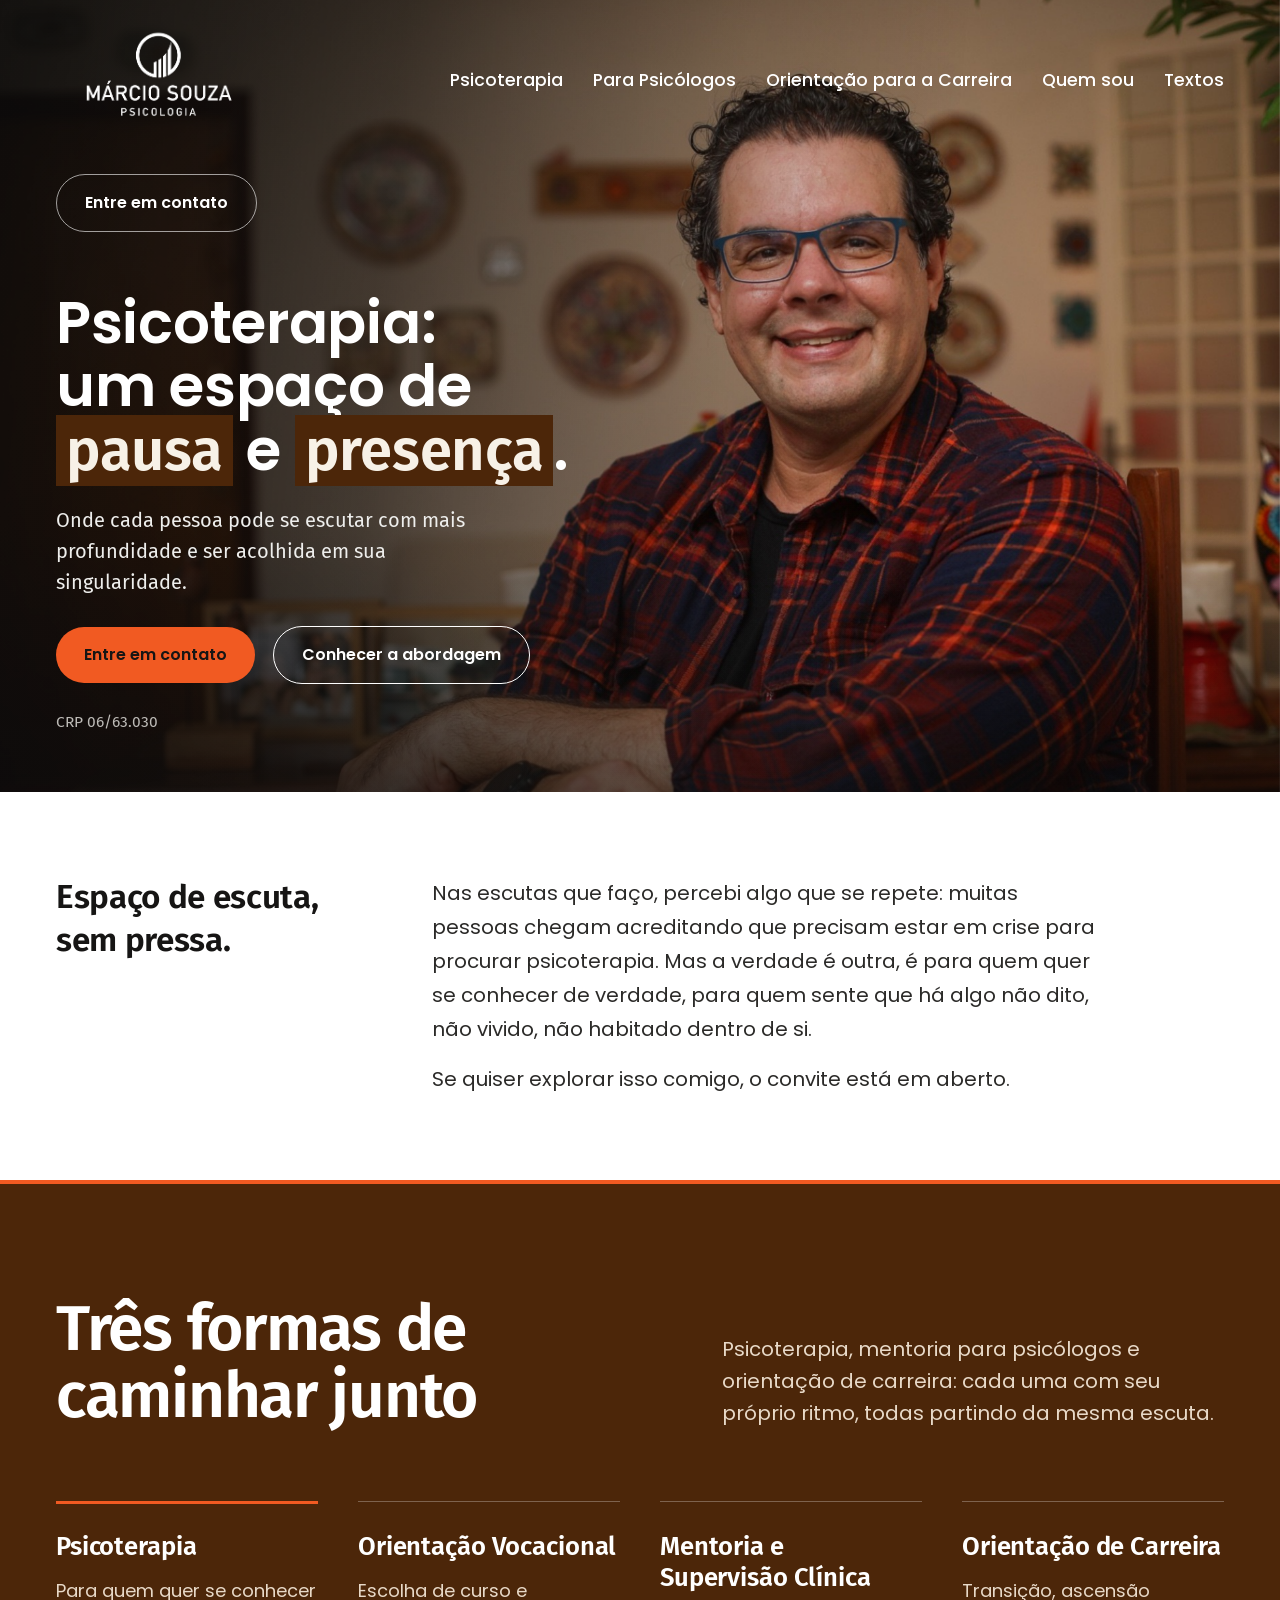
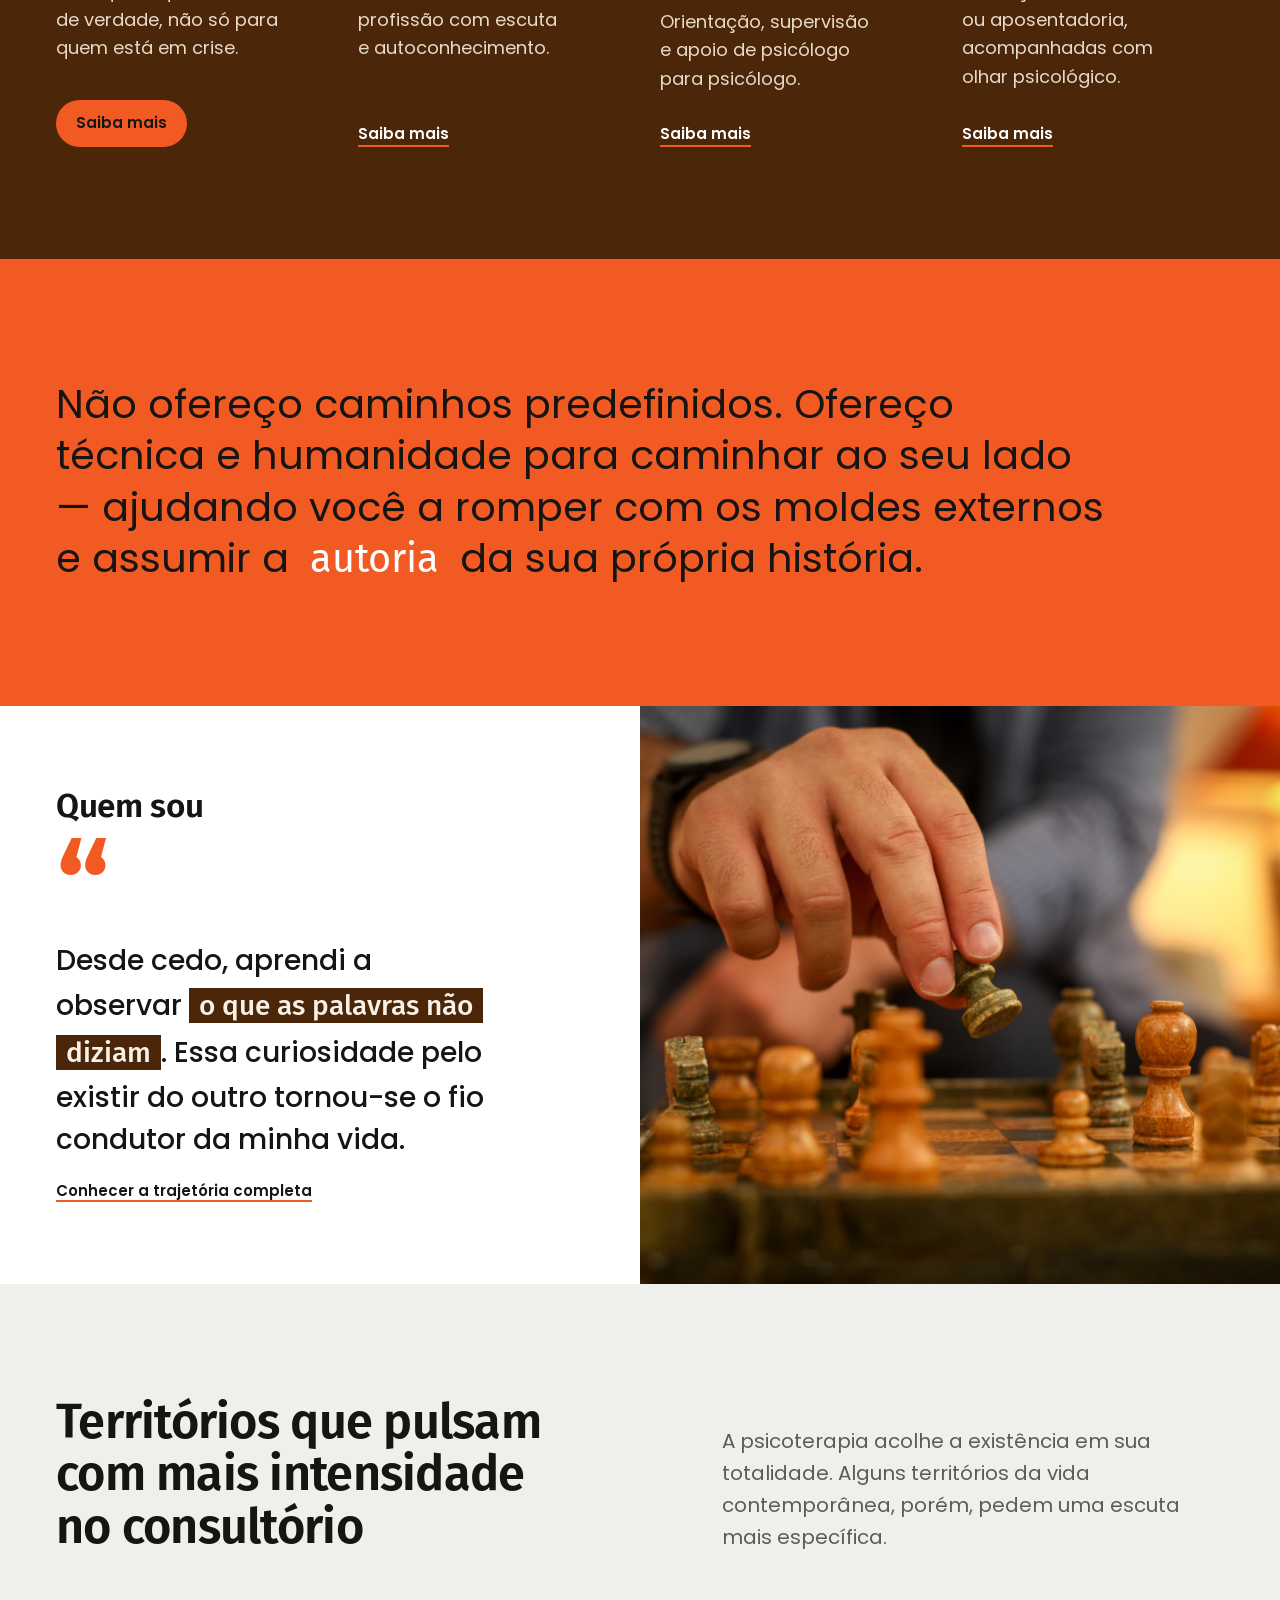
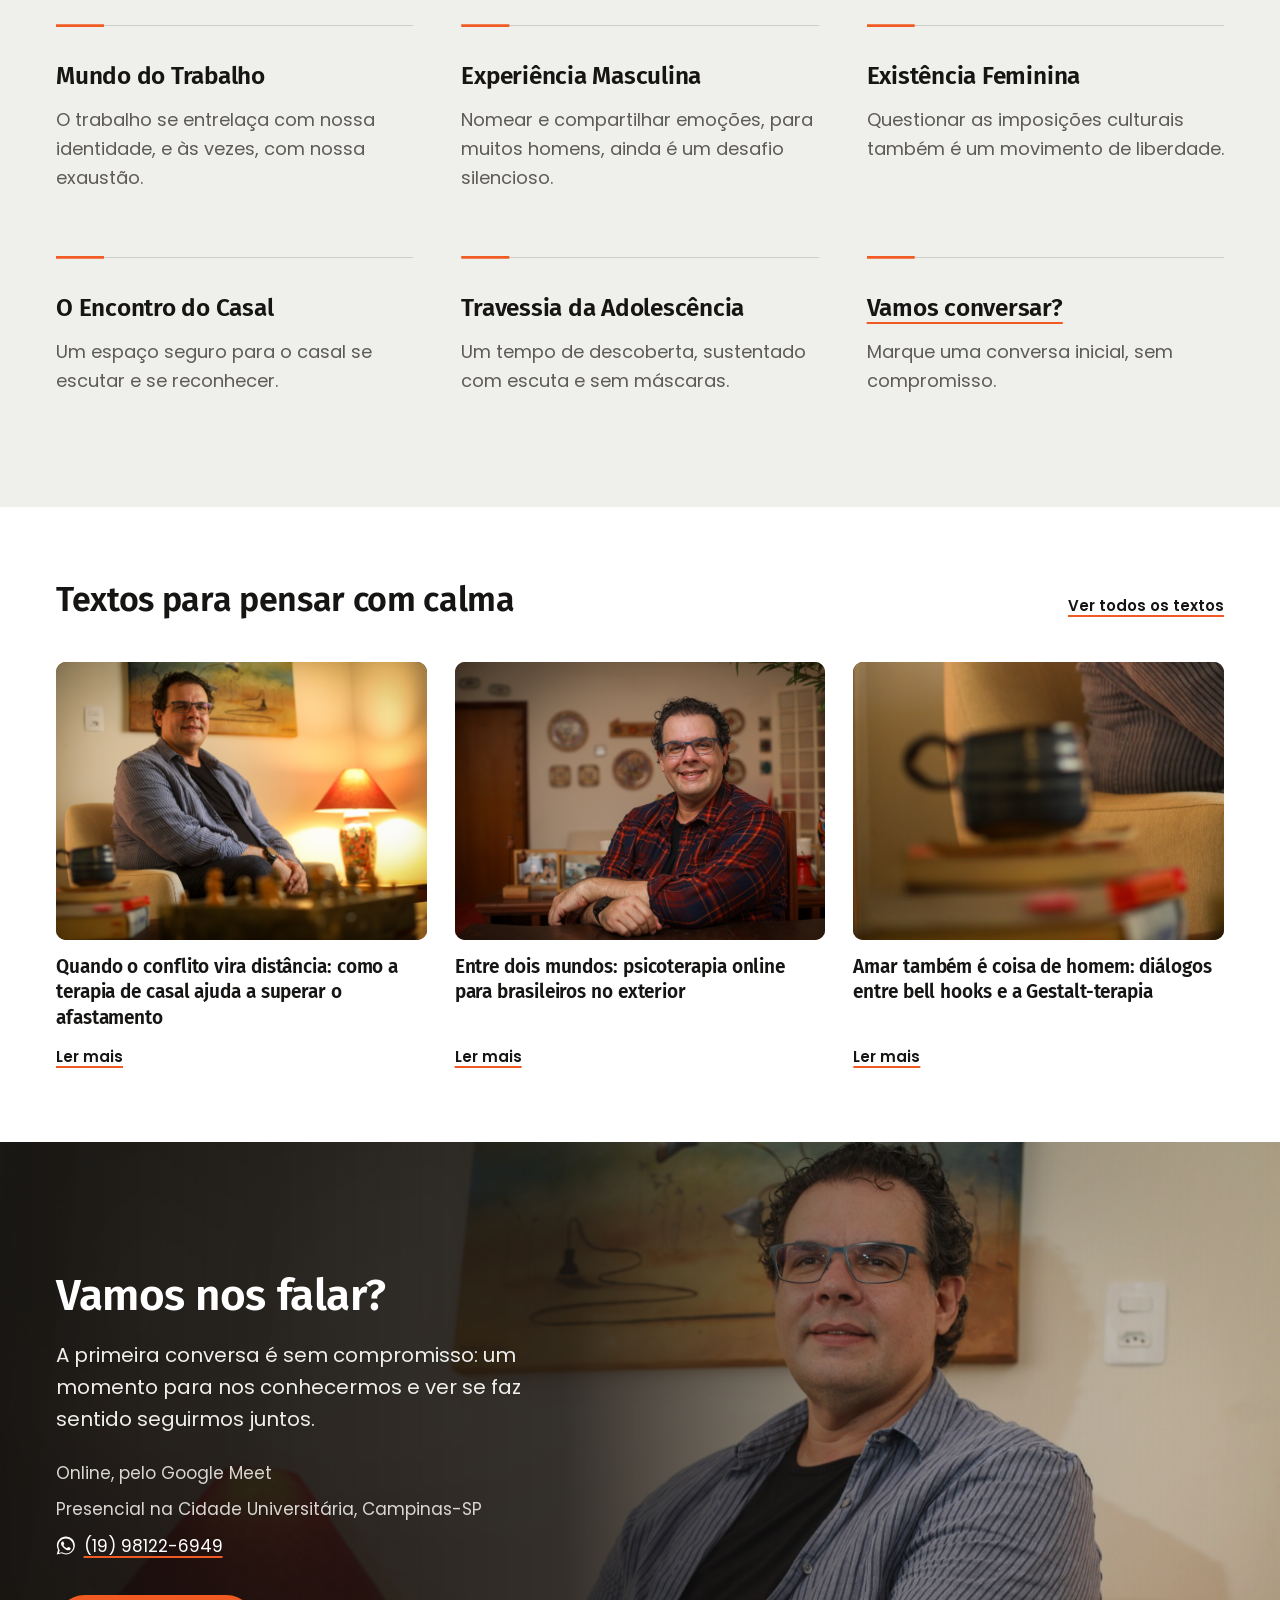
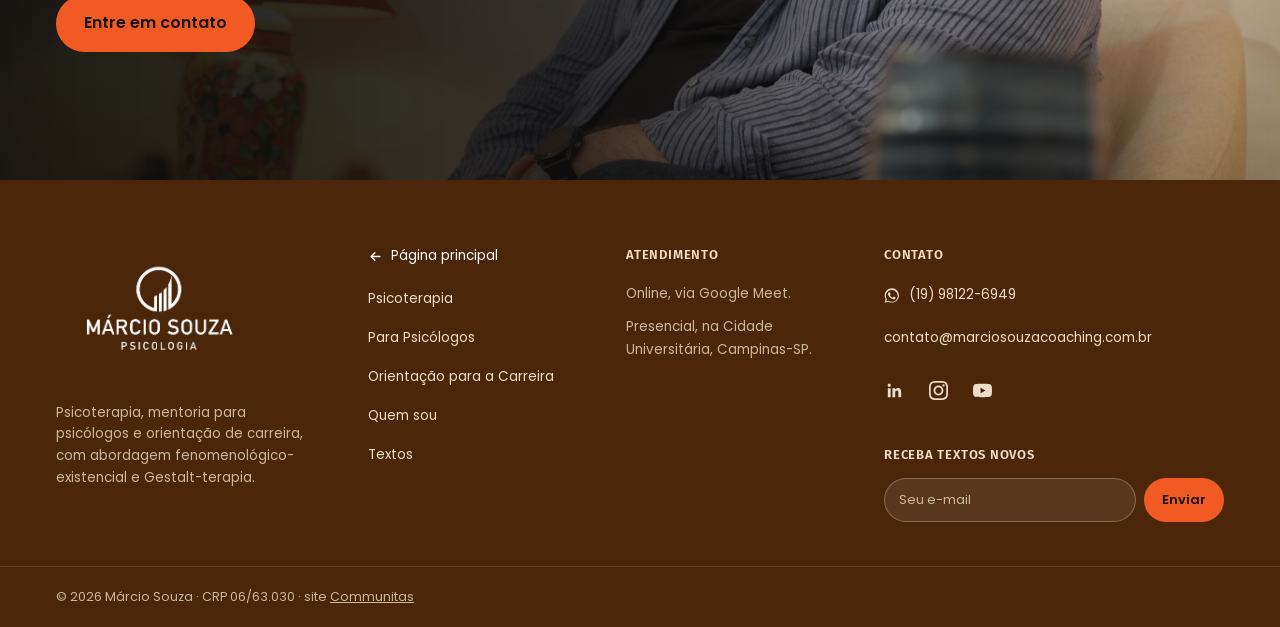
<file: index.html>
<!doctype html>
<html lang="pt-BR">
<head>
<meta charset="utf-8">
<meta name="viewport" content="width=device-width, initial-scale=1">
<meta name="robots" content="noindex, nofollow"><!-- PRE-PRODUCAO: remover esta linha ao publicar no domínio do cliente -->
<title>Márcio Souza — Psicólogo</title>
<meta name="description" content="Márcio Souza, psicólogo em Campinas: psicoterapia, mentoria e supervisão para psicólogos e orientação de carreira, online e presencial. Fenomenologia existencial e Gestalt-terapia.">
<link rel="preconnect" href="https://fonts.googleapis.com">
<link rel="preconnect" href="https://fonts.gstatic.com" crossorigin>
<link rel="stylesheet" href="https://fonts.googleapis.com/css2?family=Poppins:wght@400;500;600;700&family=Fira+Sans:wght@400;500;600;700&display=swap">
<link rel="icon" href="assets/logo.svg" type="image/svg+xml">
<link rel="stylesheet" href="assets/styles.css?v=31">
</head>
<body>
<a class="pular" href="#conteudo">Pular para o conteúdo</a>

<main>
<header class="hero">
  <nav class="nav overlay">
    <div class="wrap nav-inner">
      <a href="index.html" class="brand" aria-label="Página principal">
        <img src="assets/logo-full-white.png" alt="Márcio Souza Psicologia">
      </a>
      <div class="nav-links">
        <a href="psicoterapia.html">Psicoterapia</a>
        <a href="mentoria-supervisao.html">Para Psicólogos</a>
        <a href="orientacao-carreira.html">Orientação para a Carreira</a>
        <a href="quem-sou.html">Quem sou</a>
        <a href="blog.html">Textos</a>
      </div>
      <details class="nav-mobile">
        <summary>Menu</summary>
        <div class="nav-mobile-panel">
          <a href="psicoterapia.html">Psicoterapia</a>
          <a href="mentoria-supervisao.html">Para Psicólogos</a>
          <a href="orientacao-carreira.html">Orientação para a Carreira</a>
          <a href="quem-sou.html">Quem sou</a>
          <a href="blog.html">Textos</a>
          <a href="contato.html">Entre em contato</a>
        </div>
      </details>
      <a href="contato.html" class="btn marrom">Entre em contato</a>
    </div>
  </nav>

  <img src="assets/hero.jpg" alt="Márcio Souza sorrindo em casa" style="object-position:center 30%">
  <div class="wrap hero-content" id="conteudo">
    <h1>Psicoterapia:<br>um espaço de <span class="hl">pausa</span> e <span class="hl">presença</span>.</h1>
    <p>Onde cada pessoa pode se escutar com mais profundidade e ser acolhida em sua singularidade.</p>
    <div class="hero-cta">
      <a href="contato.html" class="btn">Entre em contato</a>
      <a href="psicoterapia.html" class="btn outline">Conhecer a abordagem</a>
    </div>
    <div class="hero-credential">CRP 06/63.030</div>
  </div>
</header>

<section class="presentation">
  <div class="wrap presentation-grid">
    <div class="presentation-label">
      <h2 class="presentation-kicker">Espaço de escuta,<br>sem pressa.</h2>
    </div>
    <div class="presentation-texto">
      <p>Nas escutas que faço, percebi algo que se repete: muitas pessoas chegam acreditando que precisam estar em crise para procurar psicoterapia. Mas a verdade é outra, é para quem quer se conhecer de verdade, para quem sente que há algo não dito, não vivido, não habitado dentro de si.</p>
      <p>Se quiser explorar isso comigo, o convite está em aberto.</p>
    </div>
  </div>
</section>

<section class="servicos">
 <div class="servicos-inner">
  <div class="servicos-intro">
    <h2>Três formas de caminhar junto</h2>
    <p>Psicoterapia, mentoria para psicólogos e orientação de carreira: cada uma com seu próprio ritmo, todas partindo da mesma escuta.</p>
  </div>
  <div class="servicos-grid">
    <a href="psicoterapia.html" class="servico-bloco destaque">
      <div class="conteudo">
        <h3>Psicoterapia</h3>
        <p>Para quem quer se conhecer de verdade, não só para quem está em crise.</p>
        <span class="mini-btn">Saiba mais</span>
      </div>
    </a>
    <a href="orientacao-carreira.html#vocacional" class="servico-bloco">
      <div class="conteudo">
        <h3>Orientação Vocacional</h3>
        <p>Escolha de curso e profissão com escuta e autoconhecimento.</p>
        <span class="mini-btn">Saiba mais</span>
      </div>
    </a>
    <a href="mentoria-supervisao.html" class="servico-bloco">
      <div class="conteudo">
        <h3>Mentoria e Supervisão Clínica</h3>
        <p>Orientação, supervisão e apoio de psicólogo para psicólogo.</p>
        <span class="mini-btn">Saiba mais</span>
      </div>
    </a>
    <a href="orientacao-carreira.html#carreira" class="servico-bloco">
      <div class="conteudo">
        <h3>Orientação de Carreira</h3>
        <p>Transição, ascensão ou aposentadoria, acompanhadas com olhar psicológico.</p>
        <span class="mini-btn">Saiba mais</span>
      </div>
    </a>
  </div>
 </div>
</section>

<section class="manifesto">
  <div class="wrap">
    <p>Não ofereço caminhos predefinidos. Ofereço técnica e humanidade para caminhar ao seu lado — ajudando você a romper com os moldes externos e assumir a <span class="hl inv">autoria</span> da sua própria história.</p>
  </div>
</section>

<section class="split inverso">
  <div class="split-foto"><img loading="lazy" decoding="async" src="assets/still-life.jpg" alt="Mão de Márcio movendo uma peça de xadrez" style="object-position:38% 30%"></div>
  <div class="split-texto">
    <h2>Quem sou</h2>
    <p class="frase">Desde cedo, aprendi a observar <span class="hl">o que as palavras não diziam</span>. Essa curiosidade pelo existir do outro tornou-se o fio condutor da minha vida.</p>
    <a href="quem-sou.html" class="link laranja">Conhecer a trajetória completa</a>
  </div>
</section>

<section class="dimensoes">
  <div class="wrap">
    <div class="dimensoes-head">
      <h2>Territórios que pulsam com mais intensidade no consultório</h2>
      <p>A psicoterapia acolhe a existência em sua totalidade. Alguns territórios da vida contemporânea, porém, pedem uma escuta mais específica.</p>
    </div>
    <div class="temas-grid">
      <div class="tema-bloco c1"><h3>Mundo do Trabalho</h3><p>O trabalho se entrelaça com nossa identidade, e às vezes, com nossa exaustão.</p></div>
      <div class="tema-bloco c2"><h3>Experiência Masculina</h3><p>Nomear e compartilhar emoções, para muitos homens, ainda é um desafio silencioso.</p></div>
      <div class="tema-bloco c3"><h3>Existência Feminina</h3><p>Questionar as imposições culturais também é um movimento de liberdade.</p></div>
      <div class="tema-bloco c4"><h3>O Encontro do Casal</h3><p>Um espaço seguro para o casal se escutar e se reconhecer.</p></div>
      <div class="tema-bloco c5"><h3>Travessia da Adolescência</h3><p>Um tempo de descoberta, sustentado com escuta e sem máscaras.</p></div>
      <a href="contato.html" class="tema-bloco cta">
        <h3>Vamos conversar?</h3>
        <p>Marque uma conversa inicial, sem compromisso.</p>
      </a>
    </div>
  </div>
</section>

<section class="blog-teaser">
  <div class="wrap">
    <div class="blog-teaser-head">
      <h2>Textos para pensar com calma</h2>
      <a href="blog.html" class="link laranja">Ver todos os textos</a>
    </div>
    <div class="blog-grid">
      <a href="blog.html" class="blog-card">
        <div class="foto"><img loading="lazy" src="assets/quem-sou.jpg" alt="" style="object-position:center 25%"></div>
        <h3>Quando o conflito vira distância: como a terapia de casal ajuda a superar o afastamento</h3>
        <span class="link laranja">Ler mais</span>
      </a>
      <a href="blog.html" class="blog-card">
        <div class="foto"><img loading="lazy" src="assets/hero.jpg" alt="" style="object-position:70% 35%"></div>
        <h3>Entre dois mundos: psicoterapia online para brasileiros no exterior</h3>
        <span class="link laranja">Ler mais</span>
      </a>
      <a href="blog.html" class="blog-card">
        <div class="foto"><img loading="lazy" src="assets/detalhe-poltrona.jpg" alt="" style="object-position:center 78%"></div>
        <h3>Amar também é coisa de homem: diálogos entre bell hooks e a Gestalt-terapia</h3>
        <span class="link laranja">Ler mais</span>
      </a>
    </div>
  </div>
</section>

<section class="contato" id="contato">
  <div class="wrap">
    <h2>Vamos nos falar?</h2>
    <p class="contato-sub">A primeira conversa é sem compromisso: um momento para nos conhecermos e ver se faz sentido seguirmos juntos.</p>
    <ul class="contato-fatos">
      <li>Online, pelo Google Meet</li>
      <li>Presencial na Cidade Universitária, Campinas-SP</li>
      <li><a href="https://wa.me/5519981226949?text=Ol%C3%A1%2C%20M%C3%A1rcio!%20Vi%20seu%20site%20e%20gostaria%20de%20uma%20primeira%20conversa." class="zap" target="_blank" rel="noopener" aria-label="Conversar pelo WhatsApp, (19) 98122-6949"><svg class="zap-ico" viewBox="0 0 24 24" fill="currentColor" aria-hidden="true"><path d="M17.47 14.38c-.3-.15-1.76-.87-2.03-.97-.27-.1-.47-.15-.67.15-.2.3-.77.97-.94 1.17-.17.2-.35.22-.65.07-.3-.15-1.26-.46-2.4-1.48-.89-.79-1.49-1.77-1.66-2.07-.17-.3-.02-.46.13-.61.13-.13.3-.35.45-.52.15-.17.2-.3.3-.5.1-.2.05-.37-.02-.52-.08-.15-.67-1.62-.92-2.22-.24-.58-.49-.5-.67-.51h-.57c-.2 0-.52.07-.8.37-.27.3-1.04 1.02-1.04 2.48 0 1.46 1.07 2.88 1.22 3.08.15.2 2.1 3.2 5.08 4.49.71.31 1.26.49 1.69.63.71.23 1.36.2 1.87.12.57-.08 1.76-.72 2-1.41.25-.69.25-1.29.17-1.41-.07-.12-.27-.2-.57-.35zM12.05 21.5h-.01a9.45 9.45 0 0 1-4.82-1.32l-.35-.2-3.58.94.96-3.49-.22-.36a9.44 9.44 0 0 1-1.45-5.03c0-5.21 4.25-9.45 9.47-9.45 2.53 0 4.9.99 6.69 2.77a9.4 9.4 0 0 1 2.77 6.69c0 5.21-4.25 9.45-9.46 9.45zM20.52 3.45A11.34 11.34 0 0 0 12.05 0C5.78 0 .68 5.1.68 11.37c0 2 .52 3.95 1.52 5.67L.57 22.99l6.1-1.6a11.36 11.36 0 0 0 5.37 1.37h.01c6.27 0 11.37-5.1 11.37-11.37 0-3.04-1.18-5.9-3.33-8.05z" transform="translate(.4 .5) scale(.97)"/></svg>(19) 98122-6949</a></li>
    </ul>
    <a href="contato.html" class="btn">Entre em contato</a>
  </div>
</section>

</main>

<footer>
  <div class="wrap footer-grid">
    <div class="footer-col">
      <a href="index.html" class="brand" style="margin-bottom:14px"><img src="assets/logo-full-white.png" alt="Márcio Souza Psicologia"></a>
      <p>Psicoterapia, mentoria para psicólogos e orientação de carreira, com abordagem fenomenológico-existencial e Gestalt-terapia.</p>
    </div>
    <div class="footer-col">
      <ul>
        <li><a href="index.html" class="voltar"><svg viewBox="0 0 24 24" fill="none" stroke="currentColor" stroke-width="2.2" stroke-linecap="round" stroke-linejoin="round" aria-hidden="true"><path d="M19 12H5M11 6l-6 6 6 6"/></svg>Página principal</a></li>
        <li><a href="psicoterapia.html">Psicoterapia</a></li>
        <li><a href="mentoria-supervisao.html">Para Psicólogos</a></li>
        <li><a href="orientacao-carreira.html">Orientação para a Carreira</a></li>
        <li><a href="quem-sou.html">Quem sou</a></li>
        <li><a href="blog.html">Textos</a></li>
      </ul>
    </div>
    <div class="footer-col">
      <h4>Atendimento</h4>
      <ul>
        <li>Online, via Google Meet.</li>
        <li>Presencial, na Cidade Universitária, Campinas-SP.</li>
      </ul>
    </div>
    <div class="footer-col">
      <h4>Contato</h4>
      <ul>
        <li><a href="https://wa.me/5519981226949?text=Ol%C3%A1%2C%20M%C3%A1rcio!%20Vi%20seu%20site%20e%20gostaria%20de%20uma%20primeira%20conversa." class="zap" target="_blank" rel="noopener" aria-label="Conversar pelo WhatsApp, (19) 98122-6949"><svg class="zap-ico" viewBox="0 0 24 24" fill="currentColor" aria-hidden="true"><path d="M17.47 14.38c-.3-.15-1.76-.87-2.03-.97-.27-.1-.47-.15-.67.15-.2.3-.77.97-.94 1.17-.17.2-.35.22-.65.07-.3-.15-1.26-.46-2.4-1.48-.89-.79-1.49-1.77-1.66-2.07-.17-.3-.02-.46.13-.61.13-.13.3-.35.45-.52.15-.17.2-.3.3-.5.1-.2.05-.37-.02-.52-.08-.15-.67-1.62-.92-2.22-.24-.58-.49-.5-.67-.51h-.57c-.2 0-.52.07-.8.37-.27.3-1.04 1.02-1.04 2.48 0 1.46 1.07 2.88 1.22 3.08.15.2 2.1 3.2 5.08 4.49.71.31 1.26.49 1.69.63.71.23 1.36.2 1.87.12.57-.08 1.76-.72 2-1.41.25-.69.25-1.29.17-1.41-.07-.12-.27-.2-.57-.35zM12.05 21.5h-.01a9.45 9.45 0 0 1-4.82-1.32l-.35-.2-3.58.94.96-3.49-.22-.36a9.44 9.44 0 0 1-1.45-5.03c0-5.21 4.25-9.45 9.47-9.45 2.53 0 4.9.99 6.69 2.77a9.4 9.4 0 0 1 2.77 6.69c0 5.21-4.25 9.45-9.46 9.45zM20.52 3.45A11.34 11.34 0 0 0 12.05 0C5.78 0 .68 5.1.68 11.37c0 2 .52 3.95 1.52 5.67L.57 22.99l6.1-1.6a11.36 11.36 0 0 0 5.37 1.37h.01c6.27 0 11.37-5.1 11.37-11.37 0-3.04-1.18-5.9-3.33-8.05z" transform="translate(.4 .5) scale(.97)"/></svg>(19) 98122-6949</a></li>
        <li><a href="mailto:contato@marciosouzacoaching.com.br">contato@marciosouzacoaching.com.br</a></li>
      </ul>
      <div class="footer-social">
        <a href="https://www.linkedin.com/" aria-label="LinkedIn" target="_blank" rel="noopener"><svg viewBox="0 0 24 24" fill="currentColor"><path d="M20.447 20.452h-3.554v-5.569c0-1.328-.027-3.037-1.852-3.037-1.853 0-2.136 1.445-2.136 2.939v5.667H9.351V9h3.414v1.561h.046c.477-.9 1.637-1.85 3.37-1.85 3.601 0 4.267 2.37 4.267 5.455v6.286zM5.337 7.433a2.062 2.062 0 1 1 0-4.124 2.062 2.062 0 0 1 0 4.124zM7.114 20.452H3.558V9h3.556v11.452z"/></svg></a>
        <a href="https://www.instagram.com/marciosouzacoaching/" aria-label="Instagram" target="_blank" rel="noopener"><svg viewBox="0 0 24 24" fill="currentColor"><path d="M12 2.163c3.204 0 3.584.012 4.85.07 3.252.148 4.771 1.691 4.919 4.919.058 1.265.069 1.645.069 4.849 0 3.205-.012 3.584-.069 4.849-.149 3.225-1.664 4.771-4.919 4.919-1.266.058-1.644.07-4.85.07-3.204 0-3.584-.012-4.849-.07-3.26-.149-4.771-1.699-4.919-4.92-.058-1.265-.07-1.644-.07-4.849 0-3.204.013-3.583.07-4.849.149-3.227 1.664-4.771 4.919-4.919 1.266-.057 1.645-.069 4.849-.069zm0-2.163c-3.259 0-3.667.014-4.947.072-4.358.2-6.78 2.618-6.98 6.98-.059 1.281-.073 1.689-.073 4.948 0 3.259.014 3.668.072 4.948.2 4.358 2.618 6.78 6.98 6.98 1.281.058 1.689.072 4.948.072 3.259 0 3.668-.014 4.948-.072 4.354-.2 6.782-2.618 6.979-6.98.059-1.28.073-1.689.073-4.948 0-3.259-.014-3.667-.072-4.947-.196-4.354-2.617-6.78-6.979-6.98-1.281-.059-1.69-.073-4.949-.073zm0 5.838c-3.403 0-6.162 2.759-6.162 6.162s2.759 6.163 6.162 6.163 6.162-2.759 6.162-6.163c0-3.403-2.759-6.162-6.162-6.162zm0 10.162c-2.209 0-4-1.79-4-4 0-2.209 1.791-4 4-4s4 1.791 4 4c0 2.21-1.791 4-4 4zm6.406-11.845c-.796 0-1.441.645-1.441 1.44s.645 1.44 1.441 1.44c.795 0 1.439-.645 1.439-1.44s-.644-1.44-1.439-1.44z"/></svg></a>
        <a href="https://www.youtube.com/" aria-label="YouTube" target="_blank" rel="noopener"><svg viewBox="0 0 24 24" fill="currentColor"><path d="M23.498 6.186a3.016 3.016 0 0 0-2.122-2.136C19.505 3.545 12 3.545 12 3.545s-7.505 0-9.377.505A3.017 3.017 0 0 0 .502 6.186C0 8.07 0 12 0 12s0 3.93.502 5.814a3.016 3.016 0 0 0 2.122 2.136c1.871.505 9.376.505 9.376.505s7.505 0 9.377-.505a3.015 3.015 0 0 0 2.122-2.136C24 15.93 24 12 24 12s0-3.93-.502-5.814zM9.545 15.568V8.432L15.818 12l-6.273 3.568z"/></svg></a>
      </div>
      <div class="footer-news">
        <h4>Receba textos novos</h4>
        <form class="footer-form" action="https://us7.list-manage.com/subscribe/post?u=84190ef0e45dcddff74565dfb&amp;id=258427ed92" method="post" target="_blank">
          <label for="newsletter-email" class="sr-only" style="position:absolute;width:1px;height:1px;overflow:hidden;clip:rect(0,0,0,0)">E-mail</label>
          <input id="newsletter-email" type="email" name="EMAIL" placeholder="Seu e-mail" required>
          <div aria-hidden="true" style="position:absolute;left:-5000px" tabindex="-1"><input type="text" name="b_84190ef0e45dcddff74565dfb_258427ed92" tabindex="-1" value=""></div>
          <button type="submit" name="subscribe">Enviar</button>
        </form>
      </div>
    </div>
  </div>
  <div class="wrap footer-bottom">
    <div>© 2026 Márcio Souza · CRP 06/63.030 · site <a href="https://www.communitas.com.br/" target="_blank" rel="noopener" style="text-decoration:underline">Communitas</a></div>
  </div>
</footer>

<script src="assets/site.js"></script>
</body>
</html>
</file>
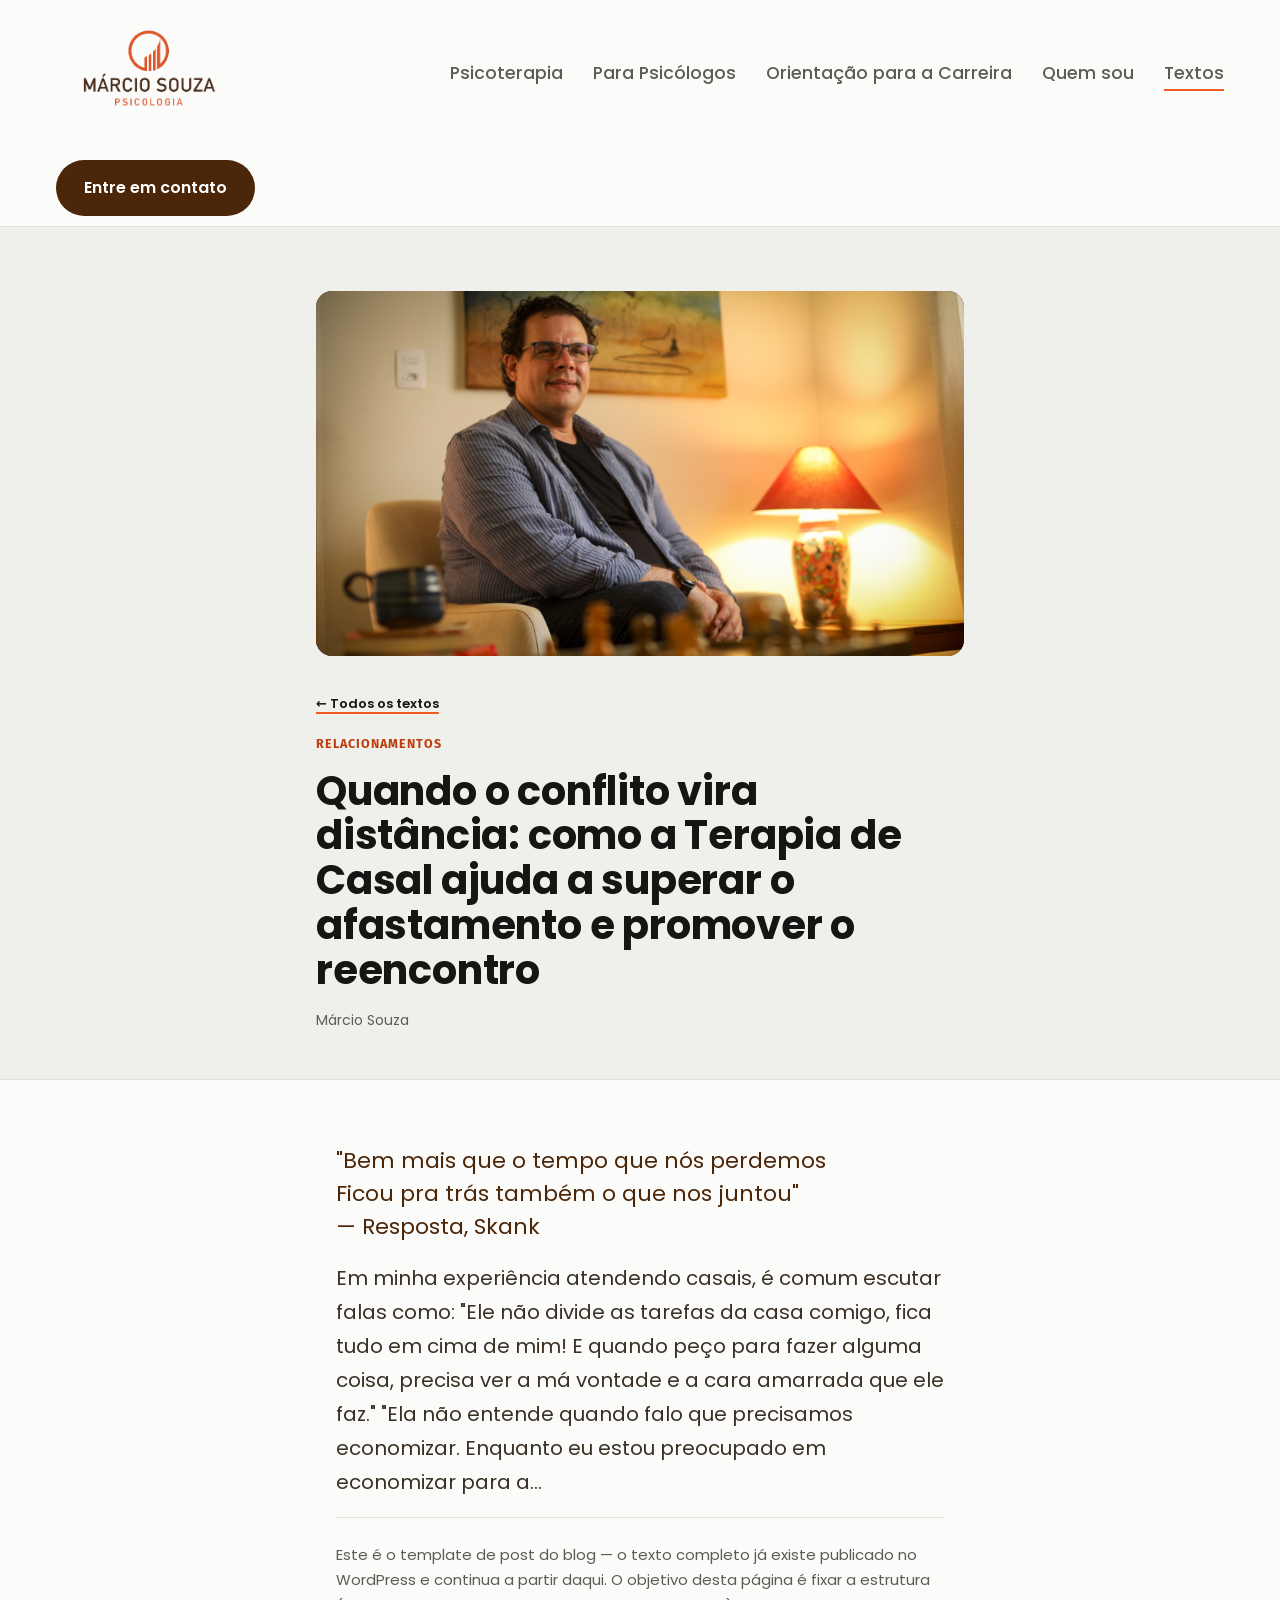
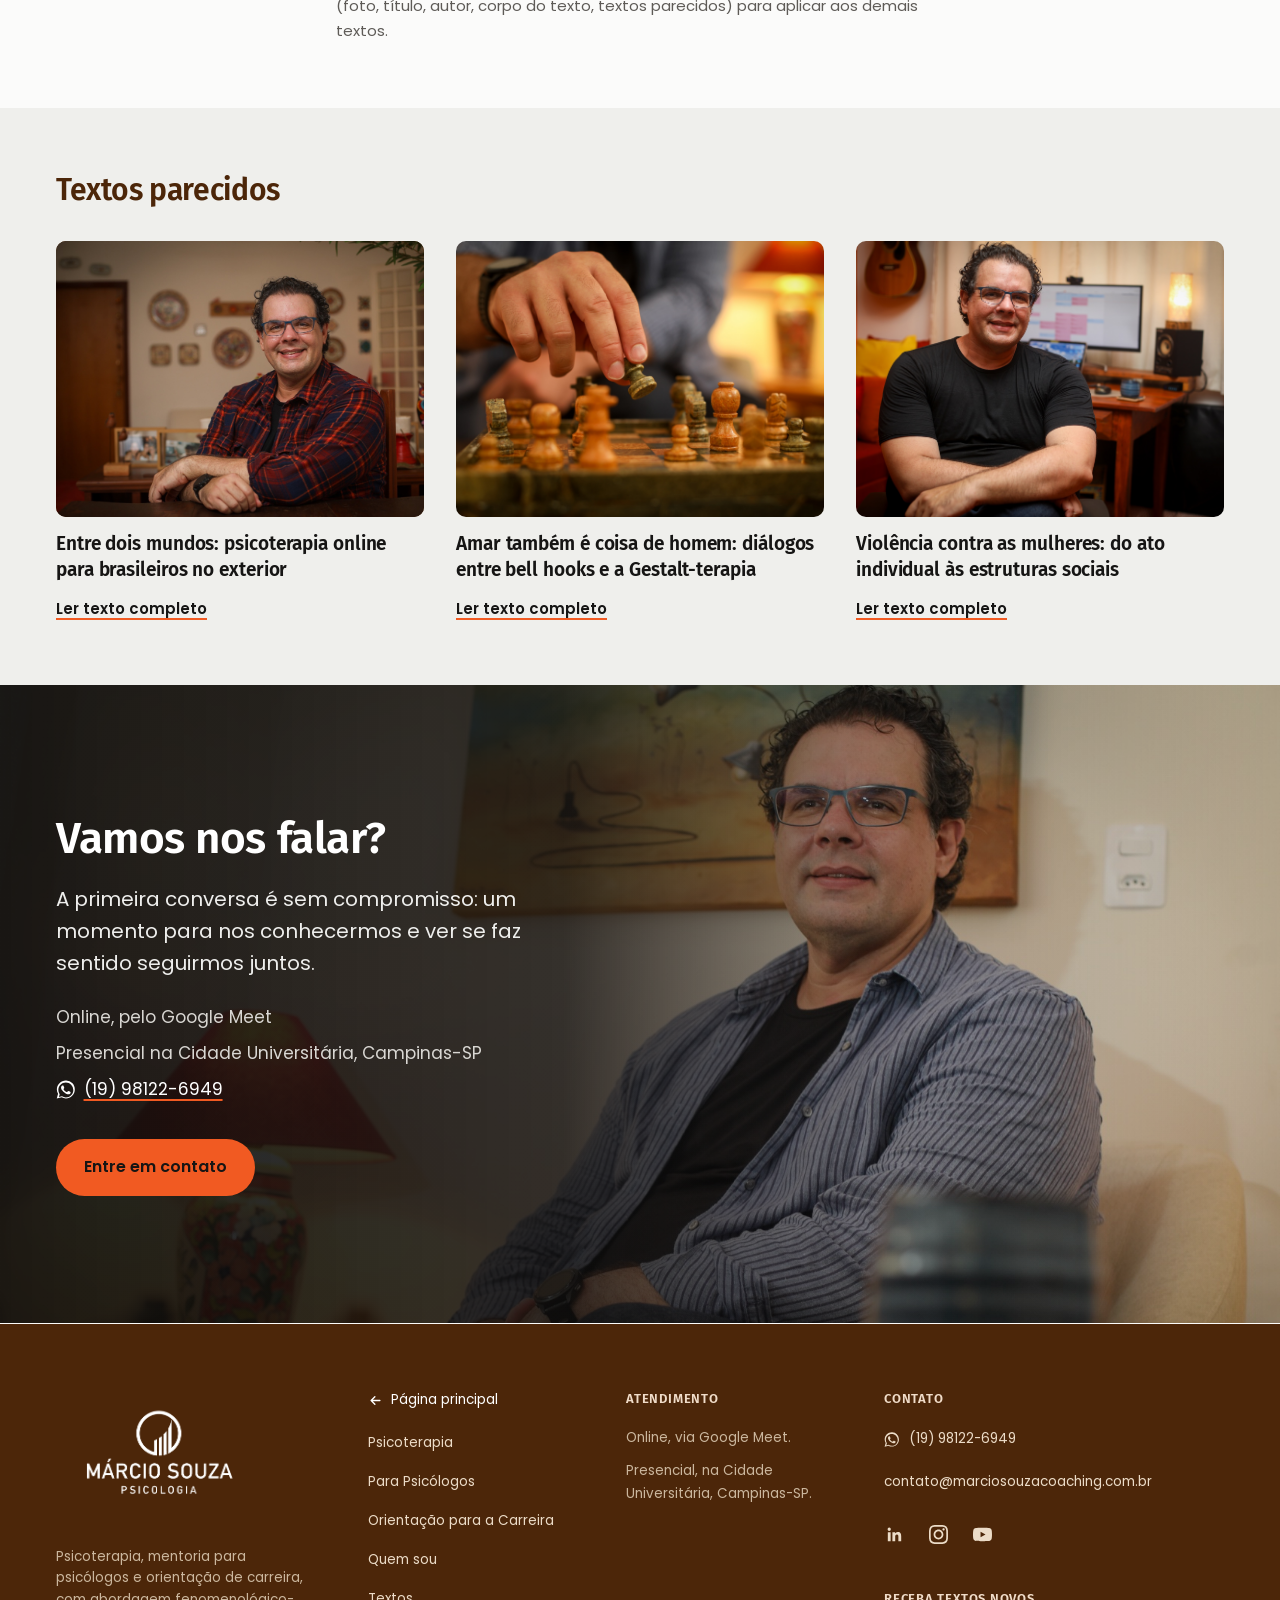
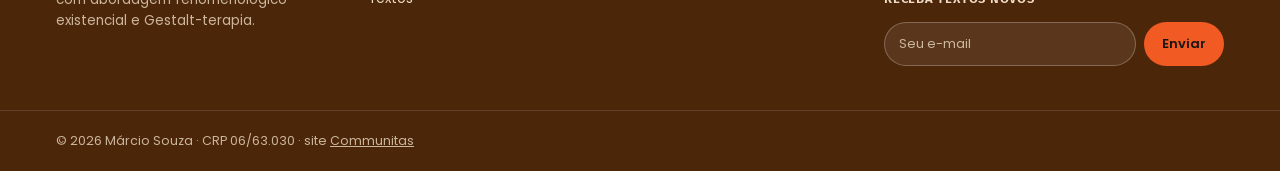
<file: blog-post.html>
<!doctype html>
<html lang="pt-BR">
<head>
<meta charset="utf-8">
<meta name="viewport" content="width=device-width, initial-scale=1">
<meta name="robots" content="noindex, nofollow"><!-- PRE-PRODUCAO: remover esta linha ao publicar no domínio do cliente -->
<title>Quando o conflito vira distância — Márcio Souza</title>
<meta name="description" content="Quando o conflito vira distância: reflexão de Márcio Souza sobre a vida de casal e sobre o que a psicoterapia pode oferecer.">
<link rel="preconnect" href="https://fonts.googleapis.com">
<link rel="preconnect" href="https://fonts.gstatic.com" crossorigin>
<link rel="stylesheet" href="https://fonts.googleapis.com/css2?family=Poppins:wght@400;500;600;700&family=Fira+Sans:wght@400;500;600;700&display=swap">
<link rel="icon" href="assets/logo.svg" type="image/svg+xml">
<link rel="stylesheet" href="assets/styles.css?v=31">
</head>
<body>
<a class="pular" href="#conteudo">Pular para o conteúdo</a>

<nav class="nav light">
  <div class="wrap nav-inner">
    <a href="index.html" class="brand">
      <img src="assets/logo-full.png" alt="Márcio Souza Psicologia">
    </a>
    <div class="nav-links">
      <a href="psicoterapia.html">Psicoterapia</a>
      <a href="mentoria-supervisao.html">Para Psicólogos</a>
      <a href="orientacao-carreira.html">Orientação para a Carreira</a>
      <a href="quem-sou.html">Quem sou</a>
      <a href="blog.html" class="ativo" aria-current="page">Textos</a>
    </div>
    <details class="nav-mobile">
        <summary>Menu</summary>
        <div class="nav-mobile-panel">
          <a href="psicoterapia.html">Psicoterapia</a>
          <a href="mentoria-supervisao.html">Para Psicólogos</a>
          <a href="orientacao-carreira.html">Orientação para a Carreira</a>
          <a href="quem-sou.html">Quem sou</a>
          <a href="blog.html" class="ativo" aria-current="page">Textos</a>
          <a href="contato.html">Entre em contato</a>
        </div>
      </details>
    <a href="contato.html" class="btn marrom">Entre em contato</a>
  </div>
</nav>
<main id="conteudo">

<header class="page-header">
  <div class="wrap" style="max-width:760px">
    <div class="post-foto"><img src="assets/quem-sou.jpg" alt="" style="object-position:35% 15%"></div>
    <a href="blog.html" class="link laranja" style="font-size:13px">← Todos os textos</a>
    <div class="eyebrow" style="color:var(--laranja);margin-top:18px">Relacionamentos</div>
    <h1 style="font-size:clamp(28px,3.6vw,40px);max-width:24ch">Quando o conflito vira distância: como a Terapia de Casal ajuda a superar o afastamento e promover o reencontro</h1>
    <p style="font-size:14px;color:var(--muted);margin-top:14px">Márcio Souza</p>
  </div>
</header>

<article class="corpo">
  <div class="wrap texto" style="max-width:720px">
    <p class="lead" style="color:var(--marrom);font-weight:400">"Bem mais que o tempo que nós perdemos<br>Ficou pra trás também o que nos juntou"<br>— Resposta, Skank</p>
    <p>Em minha experiência atendendo casais, é comum escutar falas como: "Ele não divide as tarefas da casa comigo, fica tudo em cima de mim! E quando peço para fazer alguma coisa, precisa ver a má vontade e a cara amarrada que ele faz." "Ela não entende quando falo que precisamos economizar. Enquanto eu estou preocupado em economizar para a...</p>
    <p style="color:var(--muted);font-size:15px;border-top:1px solid var(--linha);padding-top:24px">Este é o template de post do blog — o texto completo já existe publicado no WordPress e continua a partir daqui. O objetivo desta página é fixar a estrutura (foto, título, autor, corpo do texto, textos parecidos) para aplicar aos demais textos.</p>
  </div>
</article>

<section class="post-relacionados">
  <div class="wrap">
    <h2>Textos parecidos</h2>
    <div class="blog-grid" style="grid-template-columns:repeat(auto-fit,minmax(260px,1fr));gap:32px">
      <a href="blog.html" class="blog-card">
        <div class="foto"><img loading="lazy" src="assets/hero.jpg" alt="" style="object-position:70% 35%"></div>
        <h3 style="font-size:19px">Entre dois mundos: psicoterapia online para brasileiros no exterior</h3>
        <span class="link laranja">Ler texto completo</span>
      </a>
      <a href="blog.html" class="blog-card">
        <div class="foto"><img loading="lazy" src="assets/still-life.jpg" alt=""></div>
        <h3 style="font-size:19px">Amar também é coisa de homem: diálogos entre bell hooks e a Gestalt-terapia</h3>
        <span class="link laranja">Ler texto completo</span>
      </a>
      <a href="blog.html" class="blog-card">
        <div class="foto"><img loading="lazy" src="assets/mentoria.jpg" alt=""></div>
        <h3 style="font-size:19px">Violência contra as mulheres: do ato individual às estruturas sociais</h3>
        <span class="link laranja">Ler texto completo</span>
      </a>
    </div>
  </div>
</section>

<section class="contato" id="contato">
  <div class="wrap">
    <h2>Vamos nos falar?</h2>
    <p class="contato-sub">A primeira conversa é sem compromisso: um momento para nos conhecermos e ver se faz sentido seguirmos juntos.</p>
    <ul class="contato-fatos">
      <li>Online, pelo Google Meet</li>
      <li>Presencial na Cidade Universitária, Campinas-SP</li>
      <li><a href="https://wa.me/5519981226949?text=Ol%C3%A1%2C%20M%C3%A1rcio!%20Vi%20seu%20site%20e%20gostaria%20de%20uma%20primeira%20conversa." class="zap" target="_blank" rel="noopener" aria-label="Conversar pelo WhatsApp, (19) 98122-6949"><svg class="zap-ico" viewBox="0 0 24 24" fill="currentColor" aria-hidden="true"><path d="M17.47 14.38c-.3-.15-1.76-.87-2.03-.97-.27-.1-.47-.15-.67.15-.2.3-.77.97-.94 1.17-.17.2-.35.22-.65.07-.3-.15-1.26-.46-2.4-1.48-.89-.79-1.49-1.77-1.66-2.07-.17-.3-.02-.46.13-.61.13-.13.3-.35.45-.52.15-.17.2-.3.3-.5.1-.2.05-.37-.02-.52-.08-.15-.67-1.62-.92-2.22-.24-.58-.49-.5-.67-.51h-.57c-.2 0-.52.07-.8.37-.27.3-1.04 1.02-1.04 2.48 0 1.46 1.07 2.88 1.22 3.08.15.2 2.1 3.2 5.08 4.49.71.31 1.26.49 1.69.63.71.23 1.36.2 1.87.12.57-.08 1.76-.72 2-1.41.25-.69.25-1.29.17-1.41-.07-.12-.27-.2-.57-.35zM12.05 21.5h-.01a9.45 9.45 0 0 1-4.82-1.32l-.35-.2-3.58.94.96-3.49-.22-.36a9.44 9.44 0 0 1-1.45-5.03c0-5.21 4.25-9.45 9.47-9.45 2.53 0 4.9.99 6.69 2.77a9.4 9.4 0 0 1 2.77 6.69c0 5.21-4.25 9.45-9.46 9.45zM20.52 3.45A11.34 11.34 0 0 0 12.05 0C5.78 0 .68 5.1.68 11.37c0 2 .52 3.95 1.52 5.67L.57 22.99l6.1-1.6a11.36 11.36 0 0 0 5.37 1.37h.01c6.27 0 11.37-5.1 11.37-11.37 0-3.04-1.18-5.9-3.33-8.05z" transform="translate(.4 .5) scale(.97)"/></svg>(19) 98122-6949</a></li>
    </ul>
    <a href="contato.html" class="btn">Entre em contato</a>
  </div>
</section>

</main>

<footer>
  <div class="wrap footer-grid">
    <div class="footer-col">
      <a href="index.html" class="brand" style="margin-bottom:14px"><img src="assets/logo-full-white.png" alt="Márcio Souza Psicologia"></a>
      <p>Psicoterapia, mentoria para psicólogos e orientação de carreira, com abordagem fenomenológico-existencial e Gestalt-terapia.</p>
    </div>
    <div class="footer-col">
      <ul>
        <li><a href="index.html" class="voltar"><svg viewBox="0 0 24 24" fill="none" stroke="currentColor" stroke-width="2.2" stroke-linecap="round" stroke-linejoin="round" aria-hidden="true"><path d="M19 12H5M11 6l-6 6 6 6"/></svg>Página principal</a></li>
        <li><a href="psicoterapia.html">Psicoterapia</a></li>
        <li><a href="mentoria-supervisao.html">Para Psicólogos</a></li>
        <li><a href="orientacao-carreira.html">Orientação para a Carreira</a></li>
        <li><a href="quem-sou.html">Quem sou</a></li>
        <li><a href="blog.html">Textos</a></li>
      </ul>
    </div>
    <div class="footer-col">
      <h4>Atendimento</h4>
      <ul>
        <li>Online, via Google Meet.</li>
        <li>Presencial, na Cidade Universitária, Campinas-SP.</li>
      </ul>
    </div>
    <div class="footer-col">
      <h4>Contato</h4>
      <ul>
        <li><a href="https://wa.me/5519981226949?text=Ol%C3%A1%2C%20M%C3%A1rcio!%20Vi%20seu%20site%20e%20gostaria%20de%20uma%20primeira%20conversa." class="zap" target="_blank" rel="noopener" aria-label="Conversar pelo WhatsApp, (19) 98122-6949"><svg class="zap-ico" viewBox="0 0 24 24" fill="currentColor" aria-hidden="true"><path d="M17.47 14.38c-.3-.15-1.76-.87-2.03-.97-.27-.1-.47-.15-.67.15-.2.3-.77.97-.94 1.17-.17.2-.35.22-.65.07-.3-.15-1.26-.46-2.4-1.48-.89-.79-1.49-1.77-1.66-2.07-.17-.3-.02-.46.13-.61.13-.13.3-.35.45-.52.15-.17.2-.3.3-.5.1-.2.05-.37-.02-.52-.08-.15-.67-1.62-.92-2.22-.24-.58-.49-.5-.67-.51h-.57c-.2 0-.52.07-.8.37-.27.3-1.04 1.02-1.04 2.48 0 1.46 1.07 2.88 1.22 3.08.15.2 2.1 3.2 5.08 4.49.71.31 1.26.49 1.69.63.71.23 1.36.2 1.87.12.57-.08 1.76-.72 2-1.41.25-.69.25-1.29.17-1.41-.07-.12-.27-.2-.57-.35zM12.05 21.5h-.01a9.45 9.45 0 0 1-4.82-1.32l-.35-.2-3.58.94.96-3.49-.22-.36a9.44 9.44 0 0 1-1.45-5.03c0-5.21 4.25-9.45 9.47-9.45 2.53 0 4.9.99 6.69 2.77a9.4 9.4 0 0 1 2.77 6.69c0 5.21-4.25 9.45-9.46 9.45zM20.52 3.45A11.34 11.34 0 0 0 12.05 0C5.78 0 .68 5.1.68 11.37c0 2 .52 3.95 1.52 5.67L.57 22.99l6.1-1.6a11.36 11.36 0 0 0 5.37 1.37h.01c6.27 0 11.37-5.1 11.37-11.37 0-3.04-1.18-5.9-3.33-8.05z" transform="translate(.4 .5) scale(.97)"/></svg>(19) 98122-6949</a></li>
        <li><a href="mailto:contato@marciosouzacoaching.com.br">contato@marciosouzacoaching.com.br</a></li>
      </ul>
      <div class="footer-social">
        <a href="https://www.linkedin.com/" aria-label="LinkedIn" target="_blank" rel="noopener"><svg viewBox="0 0 24 24" fill="currentColor"><path d="M20.447 20.452h-3.554v-5.569c0-1.328-.027-3.037-1.852-3.037-1.853 0-2.136 1.445-2.136 2.939v5.667H9.351V9h3.414v1.561h.046c.477-.9 1.637-1.85 3.37-1.85 3.601 0 4.267 2.37 4.267 5.455v6.286zM5.337 7.433a2.062 2.062 0 1 1 0-4.124 2.062 2.062 0 0 1 0 4.124zM7.114 20.452H3.558V9h3.556v11.452z"/></svg></a>
        <a href="https://www.instagram.com/marciosouzacoaching/" aria-label="Instagram" target="_blank" rel="noopener"><svg viewBox="0 0 24 24" fill="currentColor"><path d="M12 2.163c3.204 0 3.584.012 4.85.07 3.252.148 4.771 1.691 4.919 4.919.058 1.265.069 1.645.069 4.849 0 3.205-.012 3.584-.069 4.849-.149 3.225-1.664 4.771-4.919 4.919-1.266.058-1.644.07-4.85.07-3.204 0-3.584-.012-4.849-.07-3.26-.149-4.771-1.699-4.919-4.92-.058-1.265-.07-1.644-.07-4.849 0-3.204.013-3.583.07-4.849.149-3.227 1.664-4.771 4.919-4.919 1.266-.057 1.645-.069 4.849-.069zm0-2.163c-3.259 0-3.667.014-4.947.072-4.358.2-6.78 2.618-6.98 6.98-.059 1.281-.073 1.689-.073 4.948 0 3.259.014 3.668.072 4.948.2 4.358 2.618 6.78 6.98 6.98 1.281.058 1.689.072 4.948.072 3.259 0 3.668-.014 4.948-.072 4.354-.2 6.782-2.618 6.979-6.98.059-1.28.073-1.689.073-4.948 0-3.259-.014-3.667-.072-4.947-.196-4.354-2.617-6.78-6.979-6.98-1.281-.059-1.69-.073-4.949-.073zm0 5.838c-3.403 0-6.162 2.759-6.162 6.162s2.759 6.163 6.162 6.163 6.162-2.759 6.162-6.163c0-3.403-2.759-6.162-6.162-6.162zm0 10.162c-2.209 0-4-1.79-4-4 0-2.209 1.791-4 4-4s4 1.791 4 4c0 2.21-1.791 4-4 4zm6.406-11.845c-.796 0-1.441.645-1.441 1.44s.645 1.44 1.441 1.44c.795 0 1.439-.645 1.439-1.44s-.644-1.44-1.439-1.44z"/></svg></a>
        <a href="https://www.youtube.com/" aria-label="YouTube" target="_blank" rel="noopener"><svg viewBox="0 0 24 24" fill="currentColor"><path d="M23.498 6.186a3.016 3.016 0 0 0-2.122-2.136C19.505 3.545 12 3.545 12 3.545s-7.505 0-9.377.505A3.017 3.017 0 0 0 .502 6.186C0 8.07 0 12 0 12s0 3.93.502 5.814a3.016 3.016 0 0 0 2.122 2.136c1.871.505 9.376.505 9.376.505s7.505 0 9.377-.505a3.015 3.015 0 0 0 2.122-2.136C24 15.93 24 12 24 12s0-3.93-.502-5.814zM9.545 15.568V8.432L15.818 12l-6.273 3.568z"/></svg></a>
      </div>
      <div class="footer-news">
        <h4>Receba textos novos</h4>
        <form class="footer-form" action="https://us7.list-manage.com/subscribe/post?u=84190ef0e45dcddff74565dfb&amp;id=258427ed92" method="post" target="_blank">
          <label for="newsletter-email" class="sr-only" style="position:absolute;width:1px;height:1px;overflow:hidden;clip:rect(0,0,0,0)">E-mail</label>
          <input id="newsletter-email" type="email" name="EMAIL" placeholder="Seu e-mail" required>
          <div aria-hidden="true" style="position:absolute;left:-5000px" tabindex="-1"><input type="text" name="b_84190ef0e45dcddff74565dfb_258427ed92" tabindex="-1" value=""></div>
          <button type="submit" name="subscribe">Enviar</button>
        </form>
      </div>
    </div>
  </div>
  <div class="wrap footer-bottom">
    <div>© 2026 Márcio Souza · CRP 06/63.030 · site <a href="https://www.communitas.com.br/" target="_blank" rel="noopener" style="text-decoration:underline">Communitas</a></div>
  </div>
</footer>

<script src="assets/site.js"></script>
</body>
</html>
</file>
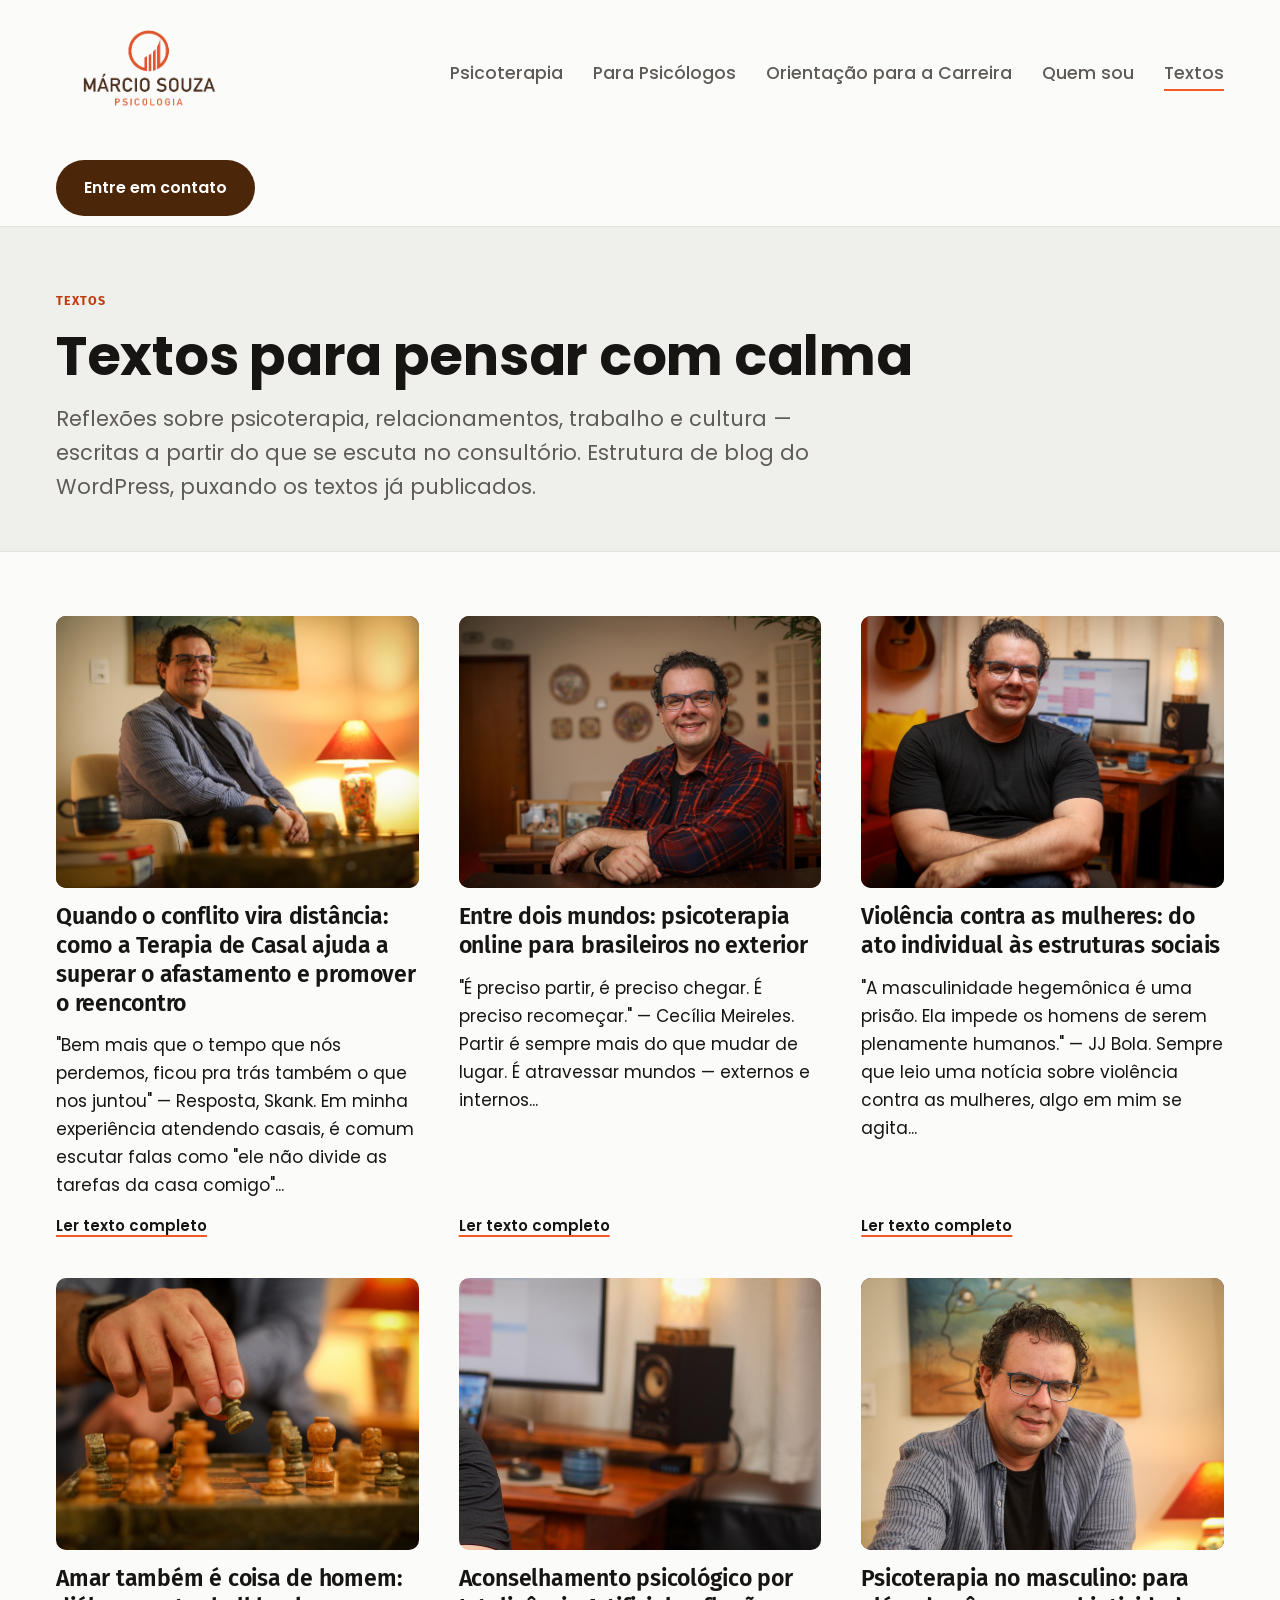
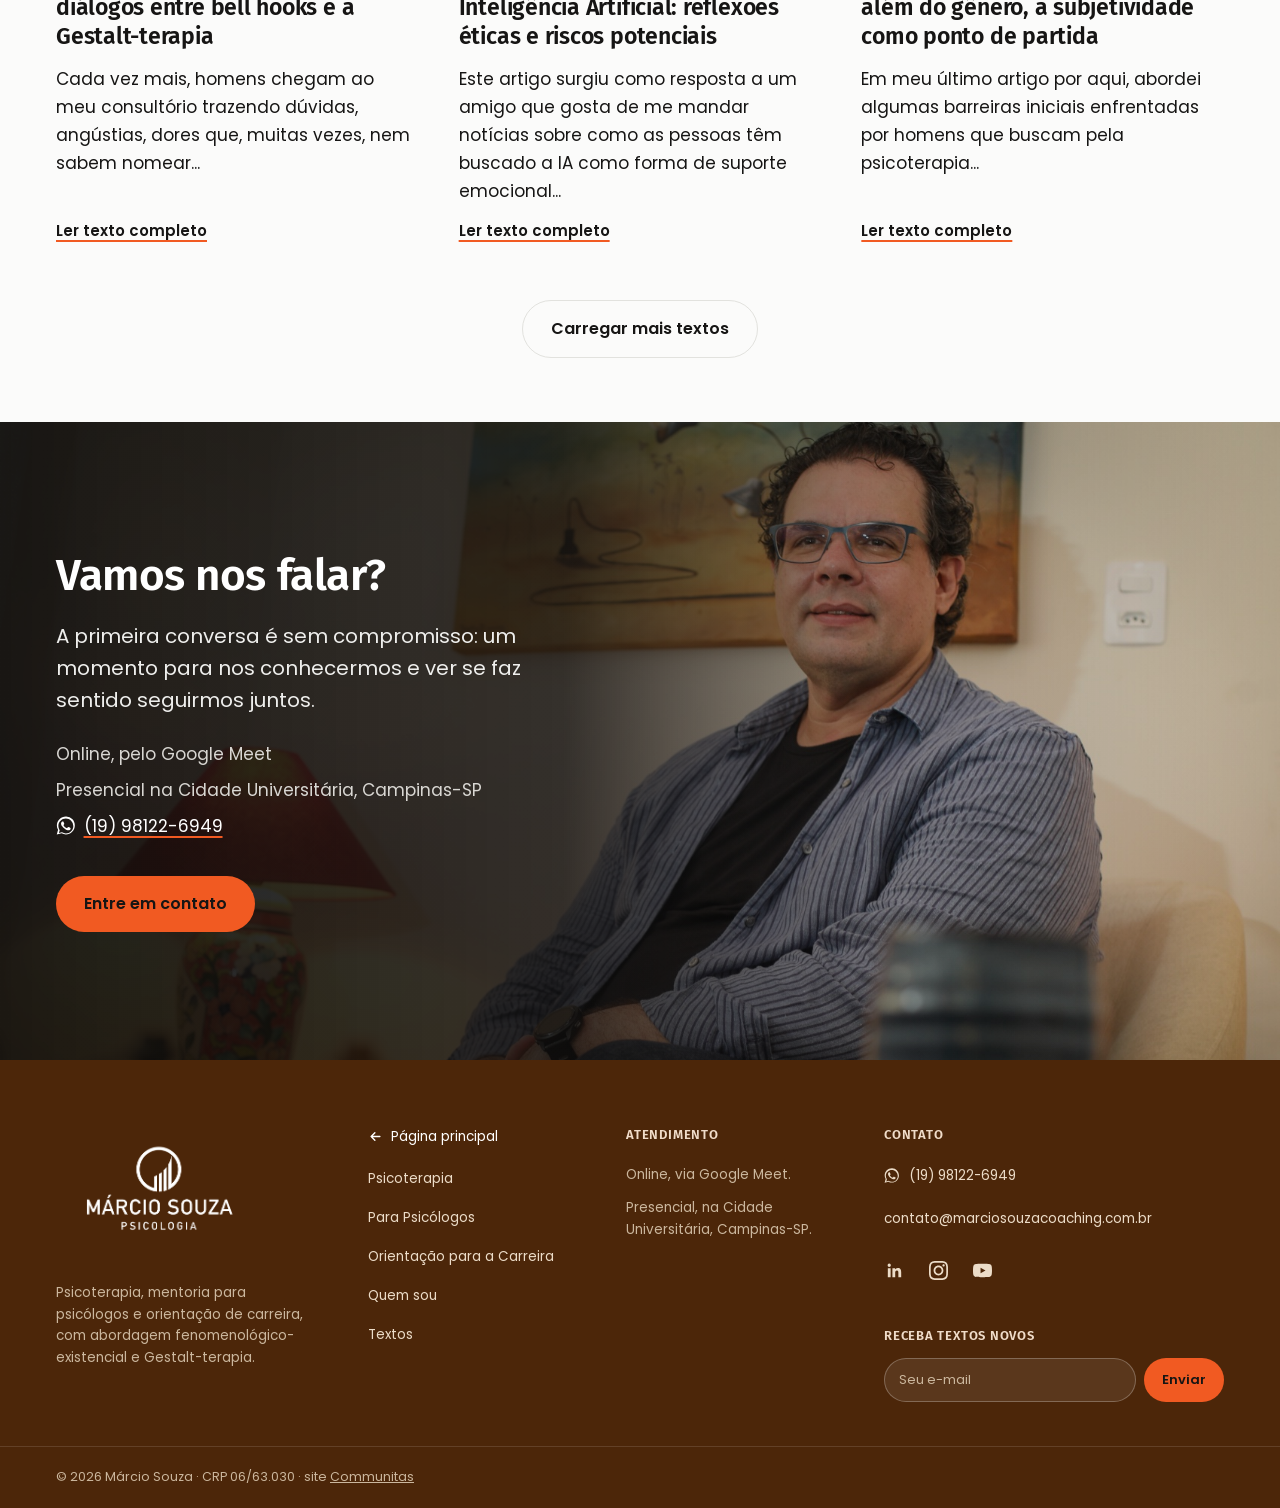
<file: blog.html>
<!doctype html>
<html lang="pt-BR">
<head>
<meta charset="utf-8">
<meta name="viewport" content="width=device-width, initial-scale=1">
<meta name="robots" content="noindex, nofollow"><!-- PRE-PRODUCAO: remover esta linha ao publicar no domínio do cliente -->
<title>Textos — Márcio Souza</title>
<meta name="description" content="Textos de Márcio Souza sobre psicoterapia, relacionamentos, trabalho e cultura.">
<link rel="preconnect" href="https://fonts.googleapis.com">
<link rel="preconnect" href="https://fonts.gstatic.com" crossorigin>
<link rel="stylesheet" href="https://fonts.googleapis.com/css2?family=Poppins:wght@400;500;600;700&family=Fira+Sans:wght@400;500;600;700&display=swap">
<link rel="icon" href="assets/logo.svg" type="image/svg+xml">
<link rel="stylesheet" href="assets/styles.css?v=31">
</head>
<body>
<a class="pular" href="#conteudo">Pular para o conteúdo</a>

<nav class="nav light">
  <div class="wrap nav-inner">
    <a href="index.html" class="brand">
      <img src="assets/logo-full.png" alt="Márcio Souza Psicologia">
    </a>
    <div class="nav-links">
      <a href="psicoterapia.html">Psicoterapia</a>
      <a href="mentoria-supervisao.html">Para Psicólogos</a>
      <a href="orientacao-carreira.html">Orientação para a Carreira</a>
      <a href="quem-sou.html">Quem sou</a>
      <a href="blog.html" class="ativo" aria-current="page">Textos</a>
    </div>
    <details class="nav-mobile">
        <summary>Menu</summary>
        <div class="nav-mobile-panel">
          <a href="psicoterapia.html">Psicoterapia</a>
          <a href="mentoria-supervisao.html">Para Psicólogos</a>
          <a href="orientacao-carreira.html">Orientação para a Carreira</a>
          <a href="quem-sou.html">Quem sou</a>
          <a href="blog.html" class="ativo" aria-current="page">Textos</a>
          <a href="contato.html">Entre em contato</a>
        </div>
      </details>
    <a href="contato.html" class="btn marrom">Entre em contato</a>
  </div>
</nav>
<main id="conteudo">

<header class="page-header">
  <div class="wrap">
    <div class="eyebrow" style="color:var(--laranja)">Textos</div>
    <h1 class="uma-linha">Textos para pensar com calma</h1>
    <p>Reflexões sobre psicoterapia, relacionamentos, trabalho e cultura — escritas a partir do que se escuta no consultório. Estrutura de blog do WordPress, puxando os textos já publicados.</p>
  </div>
</header>

<section class="corpo">
  <div class="wrap">
    <div class="blog-grid" style="grid-template-columns:repeat(auto-fit,minmax(300px,1fr));gap:40px">
      <a href="blog-post.html" class="blog-card">
        <div class="foto"><img loading="lazy" src="assets/quem-sou.jpg" alt="" style="object-position:35% 15%"></div>
        <h2 style="font-size:23px">Quando o conflito vira distância: como a Terapia de Casal ajuda a superar o afastamento e promover o reencontro</h2>
        <p>"Bem mais que o tempo que nós perdemos, ficou pra trás também o que nos juntou" — Resposta, Skank. Em minha experiência atendendo casais, é comum escutar falas como "ele não divide as tarefas da casa comigo"...</p>
        <span class="link laranja">Ler texto completo</span>
      </a>
      <a href="blog.html" class="blog-card">
        <div class="foto"><img loading="lazy" src="assets/hero.jpg" alt="" style="object-position:70% 35%"></div>
        <h2 style="font-size:23px">Entre dois mundos: psicoterapia online para brasileiros no exterior</h2>
        <p>"É preciso partir, é preciso chegar. É preciso recomeçar." — Cecília Meireles. Partir é sempre mais do que mudar de lugar. É atravessar mundos — externos e internos...</p>
        <span class="link laranja">Ler texto completo</span>
      </a>
      <a href="blog.html" class="blog-card">
        <div class="foto"><img loading="lazy" src="assets/mentoria.jpg" alt="" style="object-position:38% 15%"></div>
        <h2 style="font-size:23px">Violência contra as mulheres: do ato individual às estruturas sociais</h2>
        <p>"A masculinidade hegemônica é uma prisão. Ela impede os homens de serem plenamente humanos." — JJ Bola. Sempre que leio uma notícia sobre violência contra as mulheres, algo em mim se agita...</p>
        <span class="link laranja">Ler texto completo</span>
      </a>
      <a href="blog.html" class="blog-card">
        <div class="foto"><img loading="lazy" src="assets/still-life.jpg" alt=""></div>
        <h2 style="font-size:23px">Amar também é coisa de homem: diálogos entre bell hooks e a Gestalt-terapia</h2>
        <p>Cada vez mais, homens chegam ao meu consultório trazendo dúvidas, angústias, dores que, muitas vezes, nem sabem nomear...</p>
        <span class="link laranja">Ler texto completo</span>
      </a>
      <a href="blog.html" class="blog-card">
        <div class="foto"><img loading="lazy" src="assets/detalhe-escritorio.jpg" alt=""></div>
        <h2 style="font-size:23px">Aconselhamento psicológico por Inteligência Artificial: reflexões éticas e riscos potenciais</h2>
        <p>Este artigo surgiu como resposta a um amigo que gosta de me mandar notícias sobre como as pessoas têm buscado a IA como forma de suporte emocional...</p>
        <span class="link laranja">Ler texto completo</span>
      </a>
      <a href="blog.html" class="blog-card">
        <div class="foto"><img loading="lazy" src="assets/carreira.jpg" alt="" style="object-position:center 15%"></div>
        <h2 style="font-size:23px">Psicoterapia no masculino: para além do gênero, a subjetividade como ponto de partida</h2>
        <p>Em meu último artigo por aqui, abordei algumas barreiras iniciais enfrentadas por homens que buscam pela psicoterapia...</p>
        <span class="link laranja">Ler texto completo</span>
      </a>
    </div>
    <div style="text-align:center;margin-top:56px">
      <a href="#" class="btn outline" style="color:var(--ink);border-color:var(--linha)">Carregar mais textos</a>
    </div>
  </div>
</section>

<section class="contato" id="contato">
  <div class="wrap">
    <h2>Vamos nos falar?</h2>
    <p class="contato-sub">A primeira conversa é sem compromisso: um momento para nos conhecermos e ver se faz sentido seguirmos juntos.</p>
    <ul class="contato-fatos">
      <li>Online, pelo Google Meet</li>
      <li>Presencial na Cidade Universitária, Campinas-SP</li>
      <li><a href="https://wa.me/5519981226949?text=Ol%C3%A1%2C%20M%C3%A1rcio!%20Vi%20seu%20site%20e%20gostaria%20de%20uma%20primeira%20conversa." class="zap" target="_blank" rel="noopener" aria-label="Conversar pelo WhatsApp, (19) 98122-6949"><svg class="zap-ico" viewBox="0 0 24 24" fill="currentColor" aria-hidden="true"><path d="M17.47 14.38c-.3-.15-1.76-.87-2.03-.97-.27-.1-.47-.15-.67.15-.2.3-.77.97-.94 1.17-.17.2-.35.22-.65.07-.3-.15-1.26-.46-2.4-1.48-.89-.79-1.49-1.77-1.66-2.07-.17-.3-.02-.46.13-.61.13-.13.3-.35.45-.52.15-.17.2-.3.3-.5.1-.2.05-.37-.02-.52-.08-.15-.67-1.62-.92-2.22-.24-.58-.49-.5-.67-.51h-.57c-.2 0-.52.07-.8.37-.27.3-1.04 1.02-1.04 2.48 0 1.46 1.07 2.88 1.22 3.08.15.2 2.1 3.2 5.08 4.49.71.31 1.26.49 1.69.63.71.23 1.36.2 1.87.12.57-.08 1.76-.72 2-1.41.25-.69.25-1.29.17-1.41-.07-.12-.27-.2-.57-.35zM12.05 21.5h-.01a9.45 9.45 0 0 1-4.82-1.32l-.35-.2-3.58.94.96-3.49-.22-.36a9.44 9.44 0 0 1-1.45-5.03c0-5.21 4.25-9.45 9.47-9.45 2.53 0 4.9.99 6.69 2.77a9.4 9.4 0 0 1 2.77 6.69c0 5.21-4.25 9.45-9.46 9.45zM20.52 3.45A11.34 11.34 0 0 0 12.05 0C5.78 0 .68 5.1.68 11.37c0 2 .52 3.95 1.52 5.67L.57 22.99l6.1-1.6a11.36 11.36 0 0 0 5.37 1.37h.01c6.27 0 11.37-5.1 11.37-11.37 0-3.04-1.18-5.9-3.33-8.05z" transform="translate(.4 .5) scale(.97)"/></svg>(19) 98122-6949</a></li>
    </ul>
    <a href="contato.html" class="btn">Entre em contato</a>
  </div>
</section>

</main>

<footer>
  <div class="wrap footer-grid">
    <div class="footer-col">
      <a href="index.html" class="brand" style="margin-bottom:14px"><img src="assets/logo-full-white.png" alt="Márcio Souza Psicologia"></a>
      <p>Psicoterapia, mentoria para psicólogos e orientação de carreira, com abordagem fenomenológico-existencial e Gestalt-terapia.</p>
    </div>
    <div class="footer-col">
      <ul>
        <li><a href="index.html" class="voltar"><svg viewBox="0 0 24 24" fill="none" stroke="currentColor" stroke-width="2.2" stroke-linecap="round" stroke-linejoin="round" aria-hidden="true"><path d="M19 12H5M11 6l-6 6 6 6"/></svg>Página principal</a></li>
        <li><a href="psicoterapia.html">Psicoterapia</a></li>
        <li><a href="mentoria-supervisao.html">Para Psicólogos</a></li>
        <li><a href="orientacao-carreira.html">Orientação para a Carreira</a></li>
        <li><a href="quem-sou.html">Quem sou</a></li>
        <li><a href="blog.html">Textos</a></li>
      </ul>
    </div>
    <div class="footer-col">
      <h4>Atendimento</h4>
      <ul>
        <li>Online, via Google Meet.</li>
        <li>Presencial, na Cidade Universitária, Campinas-SP.</li>
      </ul>
    </div>
    <div class="footer-col">
      <h4>Contato</h4>
      <ul>
        <li><a href="https://wa.me/5519981226949?text=Ol%C3%A1%2C%20M%C3%A1rcio!%20Vi%20seu%20site%20e%20gostaria%20de%20uma%20primeira%20conversa." class="zap" target="_blank" rel="noopener" aria-label="Conversar pelo WhatsApp, (19) 98122-6949"><svg class="zap-ico" viewBox="0 0 24 24" fill="currentColor" aria-hidden="true"><path d="M17.47 14.38c-.3-.15-1.76-.87-2.03-.97-.27-.1-.47-.15-.67.15-.2.3-.77.97-.94 1.17-.17.2-.35.22-.65.07-.3-.15-1.26-.46-2.4-1.48-.89-.79-1.49-1.77-1.66-2.07-.17-.3-.02-.46.13-.61.13-.13.3-.35.45-.52.15-.17.2-.3.3-.5.1-.2.05-.37-.02-.52-.08-.15-.67-1.62-.92-2.22-.24-.58-.49-.5-.67-.51h-.57c-.2 0-.52.07-.8.37-.27.3-1.04 1.02-1.04 2.48 0 1.46 1.07 2.88 1.22 3.08.15.2 2.1 3.2 5.08 4.49.71.31 1.26.49 1.69.63.71.23 1.36.2 1.87.12.57-.08 1.76-.72 2-1.41.25-.69.25-1.29.17-1.41-.07-.12-.27-.2-.57-.35zM12.05 21.5h-.01a9.45 9.45 0 0 1-4.82-1.32l-.35-.2-3.58.94.96-3.49-.22-.36a9.44 9.44 0 0 1-1.45-5.03c0-5.21 4.25-9.45 9.47-9.45 2.53 0 4.9.99 6.69 2.77a9.4 9.4 0 0 1 2.77 6.69c0 5.21-4.25 9.45-9.46 9.45zM20.52 3.45A11.34 11.34 0 0 0 12.05 0C5.78 0 .68 5.1.68 11.37c0 2 .52 3.95 1.52 5.67L.57 22.99l6.1-1.6a11.36 11.36 0 0 0 5.37 1.37h.01c6.27 0 11.37-5.1 11.37-11.37 0-3.04-1.18-5.9-3.33-8.05z" transform="translate(.4 .5) scale(.97)"/></svg>(19) 98122-6949</a></li>
        <li><a href="mailto:contato@marciosouzacoaching.com.br">contato@marciosouzacoaching.com.br</a></li>
      </ul>
      <div class="footer-social">
        <a href="https://www.linkedin.com/" aria-label="LinkedIn" target="_blank" rel="noopener"><svg viewBox="0 0 24 24" fill="currentColor"><path d="M20.447 20.452h-3.554v-5.569c0-1.328-.027-3.037-1.852-3.037-1.853 0-2.136 1.445-2.136 2.939v5.667H9.351V9h3.414v1.561h.046c.477-.9 1.637-1.85 3.37-1.85 3.601 0 4.267 2.37 4.267 5.455v6.286zM5.337 7.433a2.062 2.062 0 1 1 0-4.124 2.062 2.062 0 0 1 0 4.124zM7.114 20.452H3.558V9h3.556v11.452z"/></svg></a>
        <a href="https://www.instagram.com/marciosouzacoaching/" aria-label="Instagram" target="_blank" rel="noopener"><svg viewBox="0 0 24 24" fill="currentColor"><path d="M12 2.163c3.204 0 3.584.012 4.85.07 3.252.148 4.771 1.691 4.919 4.919.058 1.265.069 1.645.069 4.849 0 3.205-.012 3.584-.069 4.849-.149 3.225-1.664 4.771-4.919 4.919-1.266.058-1.644.07-4.85.07-3.204 0-3.584-.012-4.849-.07-3.26-.149-4.771-1.699-4.919-4.92-.058-1.265-.07-1.644-.07-4.849 0-3.204.013-3.583.07-4.849.149-3.227 1.664-4.771 4.919-4.919 1.266-.057 1.645-.069 4.849-.069zm0-2.163c-3.259 0-3.667.014-4.947.072-4.358.2-6.78 2.618-6.98 6.98-.059 1.281-.073 1.689-.073 4.948 0 3.259.014 3.668.072 4.948.2 4.358 2.618 6.78 6.98 6.98 1.281.058 1.689.072 4.948.072 3.259 0 3.668-.014 4.948-.072 4.354-.2 6.782-2.618 6.979-6.98.059-1.28.073-1.689.073-4.948 0-3.259-.014-3.667-.072-4.947-.196-4.354-2.617-6.78-6.979-6.98-1.281-.059-1.69-.073-4.949-.073zm0 5.838c-3.403 0-6.162 2.759-6.162 6.162s2.759 6.163 6.162 6.163 6.162-2.759 6.162-6.163c0-3.403-2.759-6.162-6.162-6.162zm0 10.162c-2.209 0-4-1.79-4-4 0-2.209 1.791-4 4-4s4 1.791 4 4c0 2.21-1.791 4-4 4zm6.406-11.845c-.796 0-1.441.645-1.441 1.44s.645 1.44 1.441 1.44c.795 0 1.439-.645 1.439-1.44s-.644-1.44-1.439-1.44z"/></svg></a>
        <a href="https://www.youtube.com/" aria-label="YouTube" target="_blank" rel="noopener"><svg viewBox="0 0 24 24" fill="currentColor"><path d="M23.498 6.186a3.016 3.016 0 0 0-2.122-2.136C19.505 3.545 12 3.545 12 3.545s-7.505 0-9.377.505A3.017 3.017 0 0 0 .502 6.186C0 8.07 0 12 0 12s0 3.93.502 5.814a3.016 3.016 0 0 0 2.122 2.136c1.871.505 9.376.505 9.376.505s7.505 0 9.377-.505a3.015 3.015 0 0 0 2.122-2.136C24 15.93 24 12 24 12s0-3.93-.502-5.814zM9.545 15.568V8.432L15.818 12l-6.273 3.568z"/></svg></a>
      </div>
      <div class="footer-news">
        <h4>Receba textos novos</h4>
        <form class="footer-form" action="https://us7.list-manage.com/subscribe/post?u=84190ef0e45dcddff74565dfb&amp;id=258427ed92" method="post" target="_blank">
          <label for="newsletter-email" class="sr-only" style="position:absolute;width:1px;height:1px;overflow:hidden;clip:rect(0,0,0,0)">E-mail</label>
          <input id="newsletter-email" type="email" name="EMAIL" placeholder="Seu e-mail" required>
          <div aria-hidden="true" style="position:absolute;left:-5000px" tabindex="-1"><input type="text" name="b_84190ef0e45dcddff74565dfb_258427ed92" tabindex="-1" value=""></div>
          <button type="submit" name="subscribe">Enviar</button>
        </form>
      </div>
    </div>
  </div>
  <div class="wrap footer-bottom">
    <div>© 2026 Márcio Souza · CRP 06/63.030 · site <a href="https://www.communitas.com.br/" target="_blank" rel="noopener" style="text-decoration:underline">Communitas</a></div>
  </div>
</footer>

<script src="assets/site.js"></script>
</body>
</html>
</file>
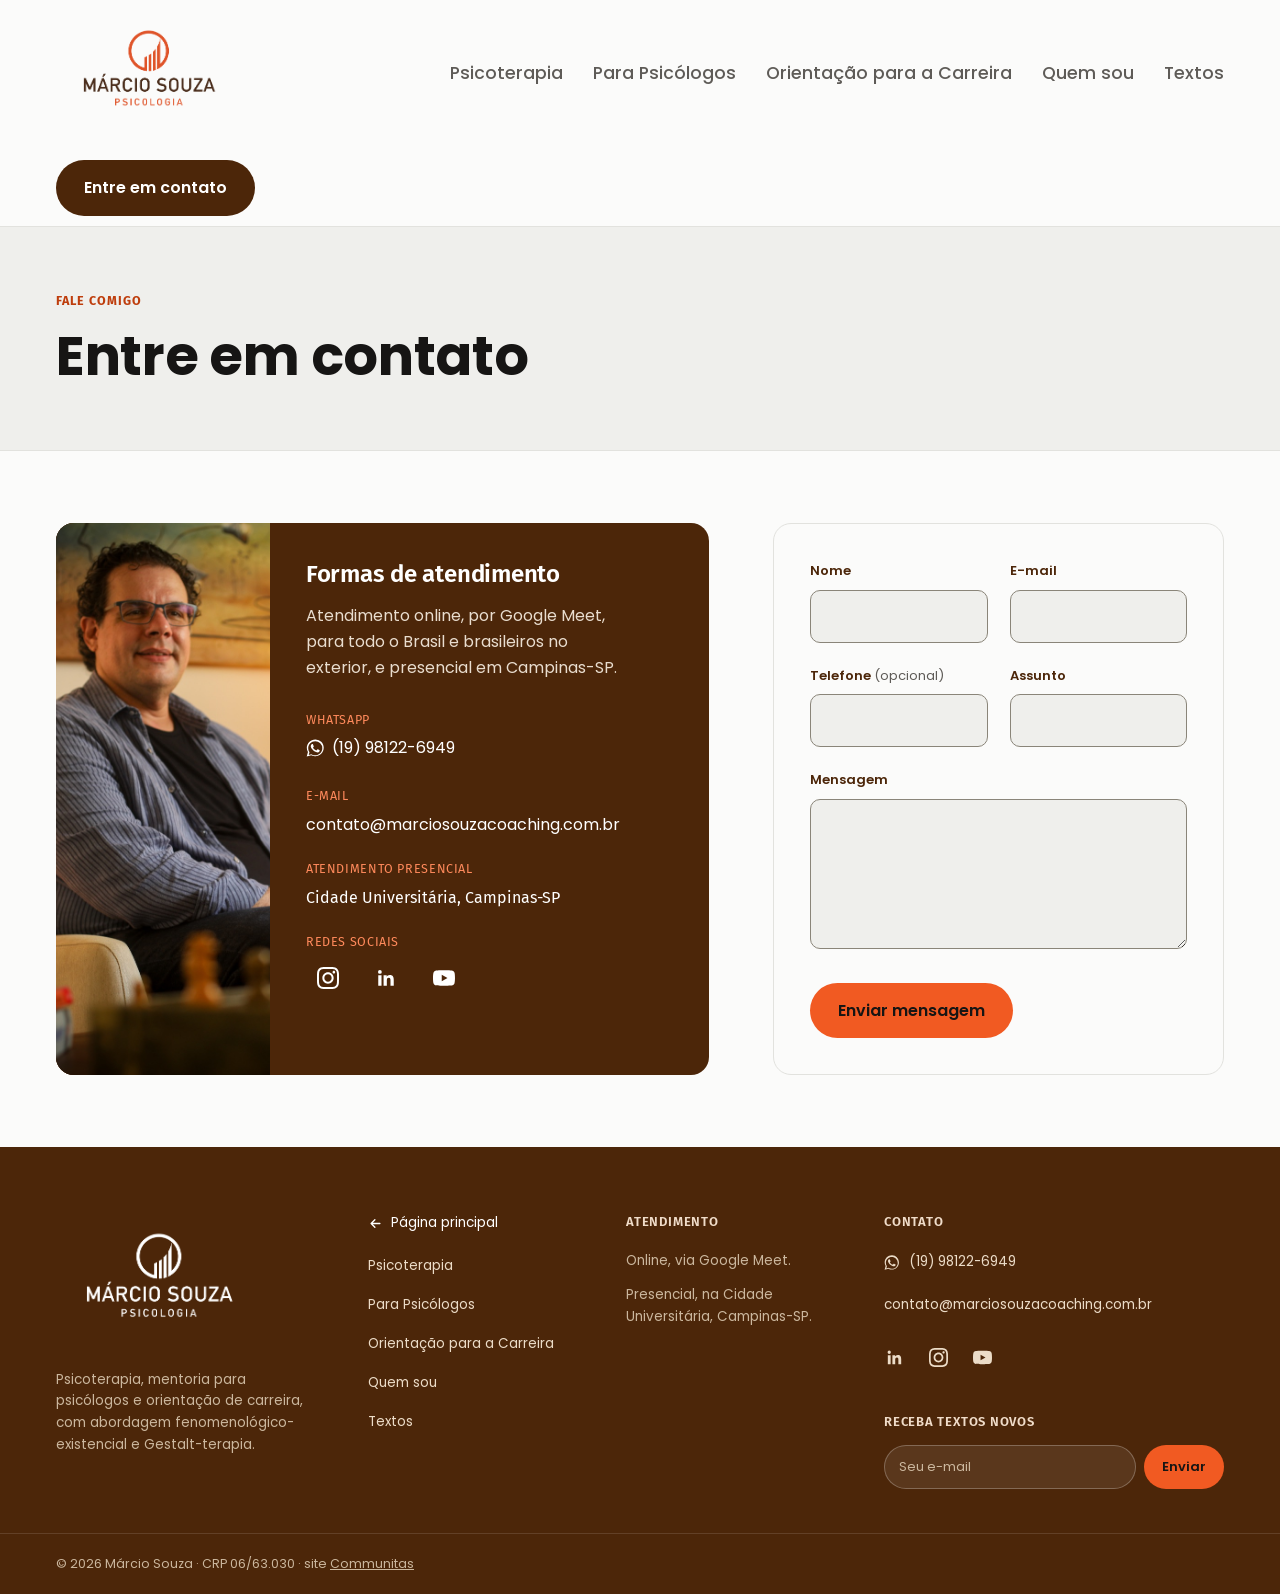
<file: contato.html>
<!doctype html>
<html lang="pt-BR">
<head>
<meta charset="utf-8">
<meta name="viewport" content="width=device-width, initial-scale=1">
<meta name="robots" content="noindex, nofollow"><!-- PRE-PRODUCAO: remover esta linha ao publicar no domínio do cliente -->
<title>Contato — Márcio Souza</title>
<meta name="description" content="Fale com Márcio Souza e marque uma primeira conversa sem compromisso. Atendimento online pelo Google Meet e presencial em Campinas-SP.">
<link rel="preconnect" href="https://fonts.googleapis.com">
<link rel="preconnect" href="https://fonts.gstatic.com" crossorigin>
<link rel="stylesheet" href="https://fonts.googleapis.com/css2?family=Poppins:wght@400;500;600;700&family=Fira+Sans:wght@400;500;600;700&display=swap">
<link rel="icon" href="assets/logo.svg" type="image/svg+xml">
<link rel="stylesheet" href="assets/styles.css?v=31">
</head>
<body>
<a class="pular" href="#conteudo">Pular para o conteúdo</a>

<nav class="nav light">
  <div class="wrap nav-inner">
    <a href="index.html" class="brand">
      <img src="assets/logo-full.png" alt="Márcio Souza Psicologia">
    </a>
    <div class="nav-links">
      <a href="psicoterapia.html">Psicoterapia</a>
      <a href="mentoria-supervisao.html">Para Psicólogos</a>
      <a href="orientacao-carreira.html">Orientação para a Carreira</a>
      <a href="quem-sou.html">Quem sou</a>
      <a href="blog.html">Textos</a>
    </div>
    <details class="nav-mobile">
        <summary>Menu</summary>
        <div class="nav-mobile-panel">
          <a href="psicoterapia.html">Psicoterapia</a>
          <a href="mentoria-supervisao.html">Para Psicólogos</a>
          <a href="orientacao-carreira.html">Orientação para a Carreira</a>
          <a href="quem-sou.html">Quem sou</a>
          <a href="blog.html">Textos</a>
          <a href="contato.html">Entre em contato</a>
        </div>
      </details>
    <a href="contato.html" class="btn marrom">Entre em contato</a>
  </div>
</nav>
<main id="conteudo">

<header class="page-header">
  <div class="wrap">
    <div class="eyebrow" style="color:var(--laranja)">Fale comigo</div>
    <h1>Entre em contato</h1>
  </div>
</header>

<section class="contact-section">
  <div class="wrap contact-grid com-foto">
    <div class="contato-cartao">
    <div class="contact-foto"><img src="assets/quem-sou.jpg" alt="Márcio Souza" style="object-position:35% 15%"></div>
    <div class="contact-info contact-card">
      <h2>Formas de atendimento</h2>
      <p>Atendimento online, por Google Meet, para todo o Brasil e brasileiros no exterior, e presencial em Campinas-SP.</p>
      <ul class="contact-info-list">
        <li>
          <span class="rotulo">WhatsApp</span>
          <a href="https://wa.me/5519981226949?text=Ol%C3%A1%2C%20M%C3%A1rcio!%20Vi%20seu%20site%20e%20gostaria%20de%20uma%20primeira%20conversa." class="zap" target="_blank" rel="noopener" aria-label="Conversar pelo WhatsApp, (19) 98122-6949"><svg class="zap-ico" viewBox="0 0 24 24" fill="currentColor" aria-hidden="true"><path d="M17.47 14.38c-.3-.15-1.76-.87-2.03-.97-.27-.1-.47-.15-.67.15-.2.3-.77.97-.94 1.17-.17.2-.35.22-.65.07-.3-.15-1.26-.46-2.4-1.48-.89-.79-1.49-1.77-1.66-2.07-.17-.3-.02-.46.13-.61.13-.13.3-.35.45-.52.15-.17.2-.3.3-.5.1-.2.05-.37-.02-.52-.08-.15-.67-1.62-.92-2.22-.24-.58-.49-.5-.67-.51h-.57c-.2 0-.52.07-.8.37-.27.3-1.04 1.02-1.04 2.48 0 1.46 1.07 2.88 1.22 3.08.15.2 2.1 3.2 5.08 4.49.71.31 1.26.49 1.69.63.71.23 1.36.2 1.87.12.57-.08 1.76-.72 2-1.41.25-.69.25-1.29.17-1.41-.07-.12-.27-.2-.57-.35zM12.05 21.5h-.01a9.45 9.45 0 0 1-4.82-1.32l-.35-.2-3.58.94.96-3.49-.22-.36a9.44 9.44 0 0 1-1.45-5.03c0-5.21 4.25-9.45 9.47-9.45 2.53 0 4.9.99 6.69 2.77a9.4 9.4 0 0 1 2.77 6.69c0 5.21-4.25 9.45-9.46 9.45zM20.52 3.45A11.34 11.34 0 0 0 12.05 0C5.78 0 .68 5.1.68 11.37c0 2 .52 3.95 1.52 5.67L.57 22.99l6.1-1.6a11.36 11.36 0 0 0 5.37 1.37h.01c6.27 0 11.37-5.1 11.37-11.37 0-3.04-1.18-5.9-3.33-8.05z" transform="translate(.4 .5) scale(.97)"/></svg>(19) 98122-6949</a>
        </li>
        <li>
          <span class="rotulo">E-mail</span>
          <a href="mailto:contato@marciosouzacoaching.com.br">contato@marciosouzacoaching.com.br</a>
        </li>
        <li>
          <span class="rotulo">Atendimento presencial</span>
          <span>Cidade Universitária, Campinas-SP</span>
        </li>
        <li>
          <span class="rotulo">Redes sociais</span>
          <span class="contact-social-icons">
            <a href="https://www.instagram.com/marciosouzacoaching/" aria-label="Instagram" target="_blank" rel="noopener"><svg viewBox="0 0 24 24" fill="currentColor"><path d="M12 2.163c3.204 0 3.584.012 4.85.07 3.252.148 4.771 1.691 4.919 4.919.058 1.265.069 1.645.069 4.849 0 3.205-.012 3.584-.069 4.849-.149 3.225-1.664 4.771-4.919 4.919-1.266.058-1.644.07-4.85.07-3.204 0-3.584-.012-4.849-.07-3.26-.149-4.771-1.699-4.919-4.92-.058-1.265-.07-1.644-.07-4.849 0-3.204.013-3.583.07-4.849.149-3.227 1.664-4.771 4.919-4.919 1.266-.057 1.645-.069 4.849-.069zm0-2.163c-3.259 0-3.667.014-4.947.072-4.358.2-6.78 2.618-6.98 6.98-.059 1.281-.073 1.689-.073 4.948 0 3.259.014 3.668.072 4.948.2 4.358 2.618 6.78 6.98 6.98 1.281.058 1.689.072 4.948.072 3.259 0 3.668-.014 4.948-.072 4.354-.2 6.782-2.618 6.979-6.98.059-1.28.073-1.689.073-4.948 0-3.259-.014-3.667-.072-4.947-.196-4.354-2.617-6.78-6.979-6.98-1.281-.059-1.69-.073-4.949-.073zm0 5.838c-3.403 0-6.162 2.759-6.162 6.162s2.759 6.163 6.162 6.163 6.162-2.759 6.162-6.163c0-3.403-2.759-6.162-6.162-6.162zm0 10.162c-2.209 0-4-1.79-4-4 0-2.209 1.791-4 4-4s4 1.791 4 4c0 2.21-1.791 4-4 4zm6.406-11.845c-.796 0-1.441.645-1.441 1.44s.645 1.44 1.441 1.44c.795 0 1.439-.645 1.439-1.44s-.644-1.44-1.439-1.44z"/></svg></a>
            <a href="https://www.linkedin.com/" aria-label="LinkedIn" target="_blank" rel="noopener"><svg viewBox="0 0 24 24" fill="currentColor"><path d="M20.447 20.452h-3.554v-5.569c0-1.328-.027-3.037-1.852-3.037-1.853 0-2.136 1.445-2.136 2.939v5.667H9.351V9h3.414v1.561h.046c.477-.9 1.637-1.85 3.37-1.85 3.601 0 4.267 2.37 4.267 5.455v6.286zM5.337 7.433a2.062 2.062 0 1 1 0-4.124 2.062 2.062 0 0 1 0 4.124zM7.114 20.452H3.558V9h3.556v11.452z"/></svg></a>
            <a href="https://www.youtube.com/" aria-label="YouTube" target="_blank" rel="noopener"><svg viewBox="0 0 24 24" fill="currentColor"><path d="M23.498 6.186a3.016 3.016 0 0 0-2.122-2.136C19.505 3.545 12 3.545 12 3.545s-7.505 0-9.377.505A3.017 3.017 0 0 0 .502 6.186C0 8.07 0 12 0 12s0 3.93.502 5.814a3.016 3.016 0 0 0 2.122 2.136c1.871.505 9.376.505 9.376.505s7.505 0 9.377-.505a3.015 3.015 0 0 0 2.122-2.136C24 15.93 24 12 24 12s0-3.93-.502-5.814zM9.545 15.568V8.432L15.818 12l-6.273 3.568z"/></svg></a>
          </span>
        </li>
      </ul>
    </div>
    </div>

    <form class="form-contato contact-card" action="https://formsubmit.co/contato@marciosouzacoaching.com.br" method="post">
      <input type="hidden" name="_subject" value="Novo contato pelo site — Márcio Souza Psicologia">
      <input type="hidden" name="_captcha" value="false">
      <input type="text" name="_honey" style="display:none" tabindex="-1" autocomplete="off">

      <div>
        <label for="campo-nome">Nome</label>
        <input id="campo-nome" type="text" name="Nome" required>
      </div>
      <div>
        <label for="campo-email">E-mail</label>
        <input id="campo-email" type="email" name="Email" required>
      </div>
      <div>
        <label for="campo-telefone">Telefone <span class="opcional">(opcional)</span></label>
        <input id="campo-telefone" type="tel" name="Telefone">
      </div>
      <div>
        <label for="campo-assunto">Assunto</label>
        <input id="campo-assunto" type="text" name="Assunto" required>
      </div>
      <div class="campo-full">
        <label for="campo-mensagem">Mensagem</label>
        <textarea id="campo-mensagem" name="Mensagem" required></textarea>
      </div>
      <div class="campo-full">
        <button type="submit" class="btn">Enviar mensagem</button>
      </div>
    </form>
  </div>
</section>

</main>

<footer>
  <div class="wrap footer-grid">
    <div class="footer-col">
      <a href="index.html" class="brand" style="margin-bottom:14px"><img src="assets/logo-full-white.png" alt="Márcio Souza Psicologia"></a>
      <p>Psicoterapia, mentoria para psicólogos e orientação de carreira, com abordagem fenomenológico-existencial e Gestalt-terapia.</p>
    </div>
    <div class="footer-col">
      <ul>
        <li><a href="index.html" class="voltar"><svg viewBox="0 0 24 24" fill="none" stroke="currentColor" stroke-width="2.2" stroke-linecap="round" stroke-linejoin="round" aria-hidden="true"><path d="M19 12H5M11 6l-6 6 6 6"/></svg>Página principal</a></li>
        <li><a href="psicoterapia.html">Psicoterapia</a></li>
        <li><a href="mentoria-supervisao.html">Para Psicólogos</a></li>
        <li><a href="orientacao-carreira.html">Orientação para a Carreira</a></li>
        <li><a href="quem-sou.html">Quem sou</a></li>
        <li><a href="blog.html">Textos</a></li>
      </ul>
    </div>
    <div class="footer-col">
      <h4>Atendimento</h4>
      <ul>
        <li>Online, via Google Meet.</li>
        <li>Presencial, na Cidade Universitária, Campinas-SP.</li>
      </ul>
    </div>
    <div class="footer-col">
      <h4>Contato</h4>
      <ul>
        <li><a href="https://wa.me/5519981226949?text=Ol%C3%A1%2C%20M%C3%A1rcio!%20Vi%20seu%20site%20e%20gostaria%20de%20uma%20primeira%20conversa." class="zap" target="_blank" rel="noopener" aria-label="Conversar pelo WhatsApp, (19) 98122-6949"><svg class="zap-ico" viewBox="0 0 24 24" fill="currentColor" aria-hidden="true"><path d="M17.47 14.38c-.3-.15-1.76-.87-2.03-.97-.27-.1-.47-.15-.67.15-.2.3-.77.97-.94 1.17-.17.2-.35.22-.65.07-.3-.15-1.26-.46-2.4-1.48-.89-.79-1.49-1.77-1.66-2.07-.17-.3-.02-.46.13-.61.13-.13.3-.35.45-.52.15-.17.2-.3.3-.5.1-.2.05-.37-.02-.52-.08-.15-.67-1.62-.92-2.22-.24-.58-.49-.5-.67-.51h-.57c-.2 0-.52.07-.8.37-.27.3-1.04 1.02-1.04 2.48 0 1.46 1.07 2.88 1.22 3.08.15.2 2.1 3.2 5.08 4.49.71.31 1.26.49 1.69.63.71.23 1.36.2 1.87.12.57-.08 1.76-.72 2-1.41.25-.69.25-1.29.17-1.41-.07-.12-.27-.2-.57-.35zM12.05 21.5h-.01a9.45 9.45 0 0 1-4.82-1.32l-.35-.2-3.58.94.96-3.49-.22-.36a9.44 9.44 0 0 1-1.45-5.03c0-5.21 4.25-9.45 9.47-9.45 2.53 0 4.9.99 6.69 2.77a9.4 9.4 0 0 1 2.77 6.69c0 5.21-4.25 9.45-9.46 9.45zM20.52 3.45A11.34 11.34 0 0 0 12.05 0C5.78 0 .68 5.1.68 11.37c0 2 .52 3.95 1.52 5.67L.57 22.99l6.1-1.6a11.36 11.36 0 0 0 5.37 1.37h.01c6.27 0 11.37-5.1 11.37-11.37 0-3.04-1.18-5.9-3.33-8.05z" transform="translate(.4 .5) scale(.97)"/></svg>(19) 98122-6949</a></li>
        <li><a href="mailto:contato@marciosouzacoaching.com.br">contato@marciosouzacoaching.com.br</a></li>
      </ul>
      <div class="footer-social">
        <a href="https://www.linkedin.com/" aria-label="LinkedIn" target="_blank" rel="noopener"><svg viewBox="0 0 24 24" fill="currentColor"><path d="M20.447 20.452h-3.554v-5.569c0-1.328-.027-3.037-1.852-3.037-1.853 0-2.136 1.445-2.136 2.939v5.667H9.351V9h3.414v1.561h.046c.477-.9 1.637-1.85 3.37-1.85 3.601 0 4.267 2.37 4.267 5.455v6.286zM5.337 7.433a2.062 2.062 0 1 1 0-4.124 2.062 2.062 0 0 1 0 4.124zM7.114 20.452H3.558V9h3.556v11.452z"/></svg></a>
        <a href="https://www.instagram.com/marciosouzacoaching/" aria-label="Instagram" target="_blank" rel="noopener"><svg viewBox="0 0 24 24" fill="currentColor"><path d="M12 2.163c3.204 0 3.584.012 4.85.07 3.252.148 4.771 1.691 4.919 4.919.058 1.265.069 1.645.069 4.849 0 3.205-.012 3.584-.069 4.849-.149 3.225-1.664 4.771-4.919 4.919-1.266.058-1.644.07-4.85.07-3.204 0-3.584-.012-4.849-.07-3.26-.149-4.771-1.699-4.919-4.92-.058-1.265-.07-1.644-.07-4.849 0-3.204.013-3.583.07-4.849.149-3.227 1.664-4.771 4.919-4.919 1.266-.057 1.645-.069 4.849-.069zm0-2.163c-3.259 0-3.667.014-4.947.072-4.358.2-6.78 2.618-6.98 6.98-.059 1.281-.073 1.689-.073 4.948 0 3.259.014 3.668.072 4.948.2 4.358 2.618 6.78 6.98 6.98 1.281.058 1.689.072 4.948.072 3.259 0 3.668-.014 4.948-.072 4.354-.2 6.782-2.618 6.979-6.98.059-1.28.073-1.689.073-4.948 0-3.259-.014-3.667-.072-4.947-.196-4.354-2.617-6.78-6.979-6.98-1.281-.059-1.69-.073-4.949-.073zm0 5.838c-3.403 0-6.162 2.759-6.162 6.162s2.759 6.163 6.162 6.163 6.162-2.759 6.162-6.163c0-3.403-2.759-6.162-6.162-6.162zm0 10.162c-2.209 0-4-1.79-4-4 0-2.209 1.791-4 4-4s4 1.791 4 4c0 2.21-1.791 4-4 4zm6.406-11.845c-.796 0-1.441.645-1.441 1.44s.645 1.44 1.441 1.44c.795 0 1.439-.645 1.439-1.44s-.644-1.44-1.439-1.44z"/></svg></a>
        <a href="https://www.youtube.com/" aria-label="YouTube" target="_blank" rel="noopener"><svg viewBox="0 0 24 24" fill="currentColor"><path d="M23.498 6.186a3.016 3.016 0 0 0-2.122-2.136C19.505 3.545 12 3.545 12 3.545s-7.505 0-9.377.505A3.017 3.017 0 0 0 .502 6.186C0 8.07 0 12 0 12s0 3.93.502 5.814a3.016 3.016 0 0 0 2.122 2.136c1.871.505 9.376.505 9.376.505s7.505 0 9.377-.505a3.015 3.015 0 0 0 2.122-2.136C24 15.93 24 12 24 12s0-3.93-.502-5.814zM9.545 15.568V8.432L15.818 12l-6.273 3.568z"/></svg></a>
      </div>
      <div class="footer-news">
        <h4>Receba textos novos</h4>
        <form class="footer-form" action="https://us7.list-manage.com/subscribe/post?u=84190ef0e45dcddff74565dfb&amp;id=258427ed92" method="post" target="_blank">
          <label for="newsletter-email" class="sr-only" style="position:absolute;width:1px;height:1px;overflow:hidden;clip:rect(0,0,0,0)">E-mail</label>
          <input id="newsletter-email" type="email" name="EMAIL" placeholder="Seu e-mail" required>
          <div aria-hidden="true" style="position:absolute;left:-5000px" tabindex="-1"><input type="text" name="b_84190ef0e45dcddff74565dfb_258427ed92" tabindex="-1" value=""></div>
          <button type="submit" name="subscribe">Enviar</button>
        </form>
      </div>
    </div>
  </div>
  <div class="wrap footer-bottom">
    <div>© 2026 Márcio Souza · CRP 06/63.030 · site <a href="https://www.communitas.com.br/" target="_blank" rel="noopener" style="text-decoration:underline">Communitas</a></div>
  </div>
</footer>

<script src="assets/site.js"></script>
</body>
</html>
</file>
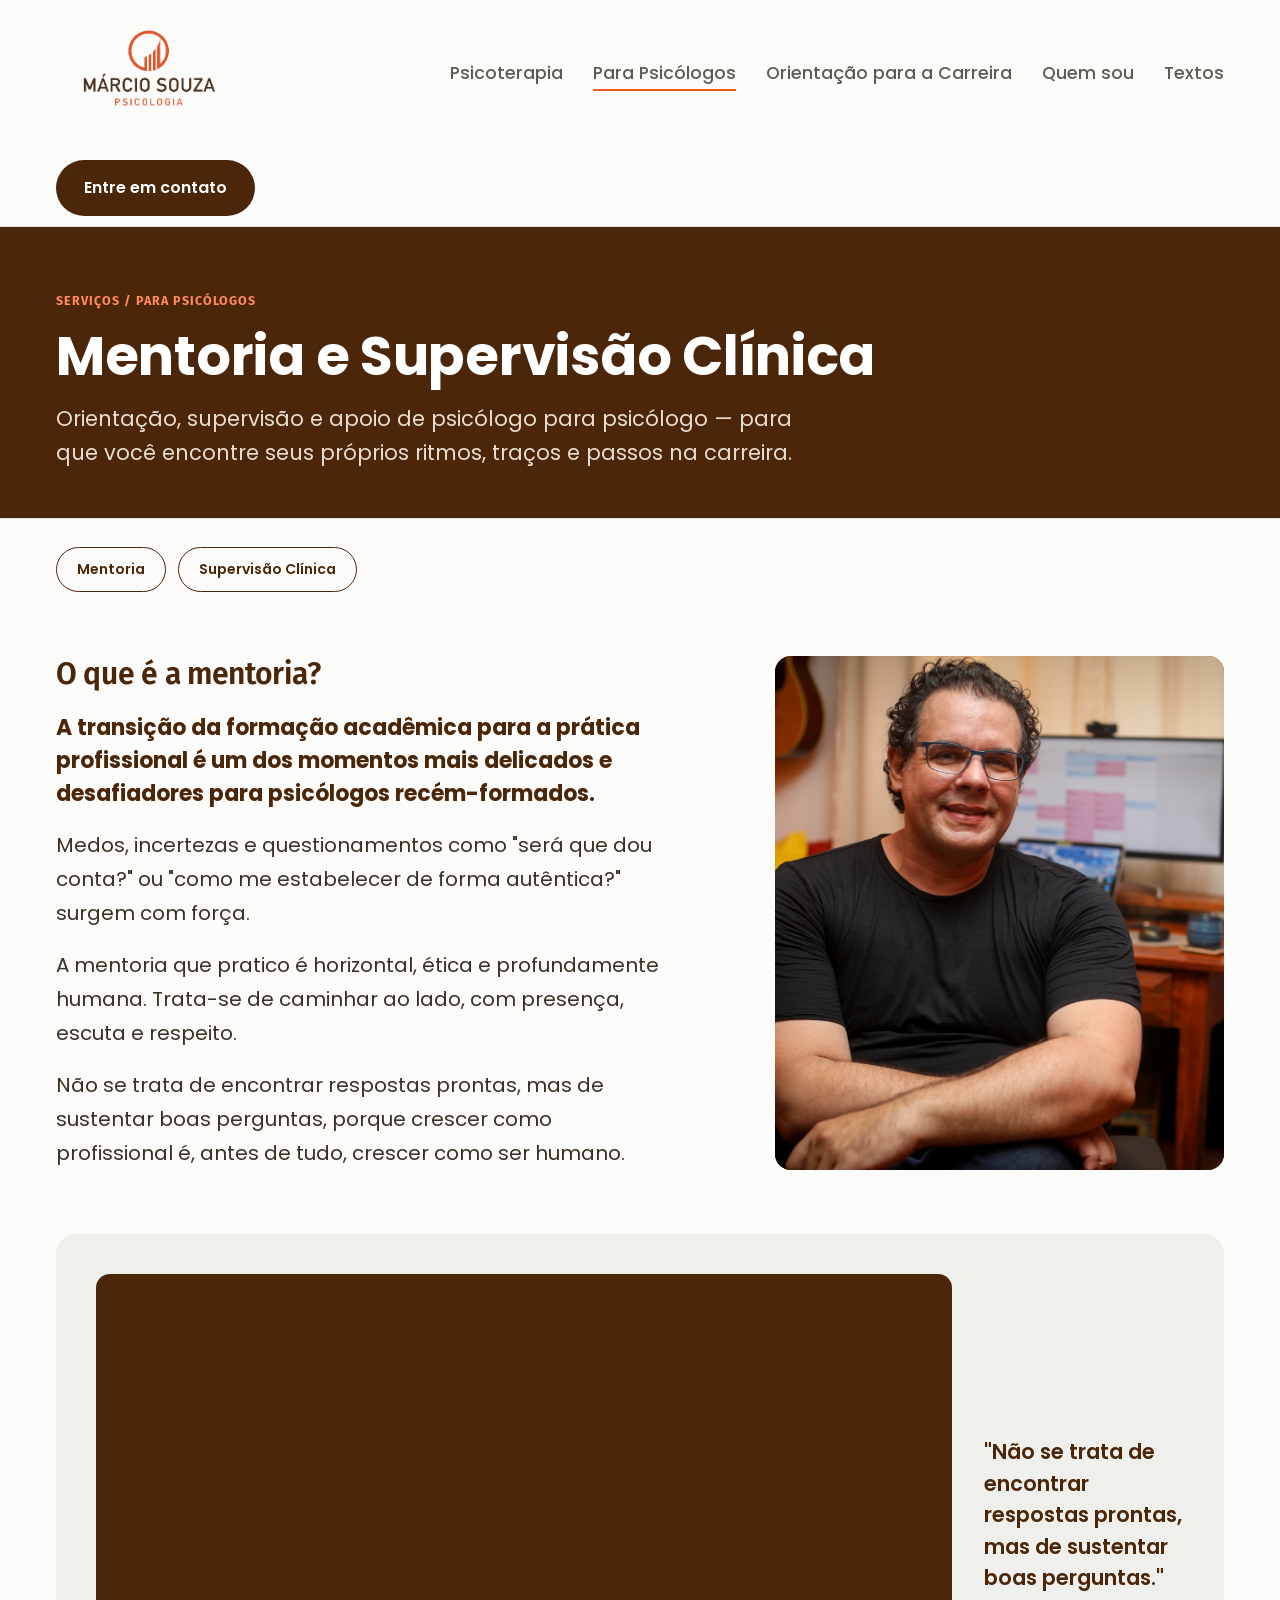
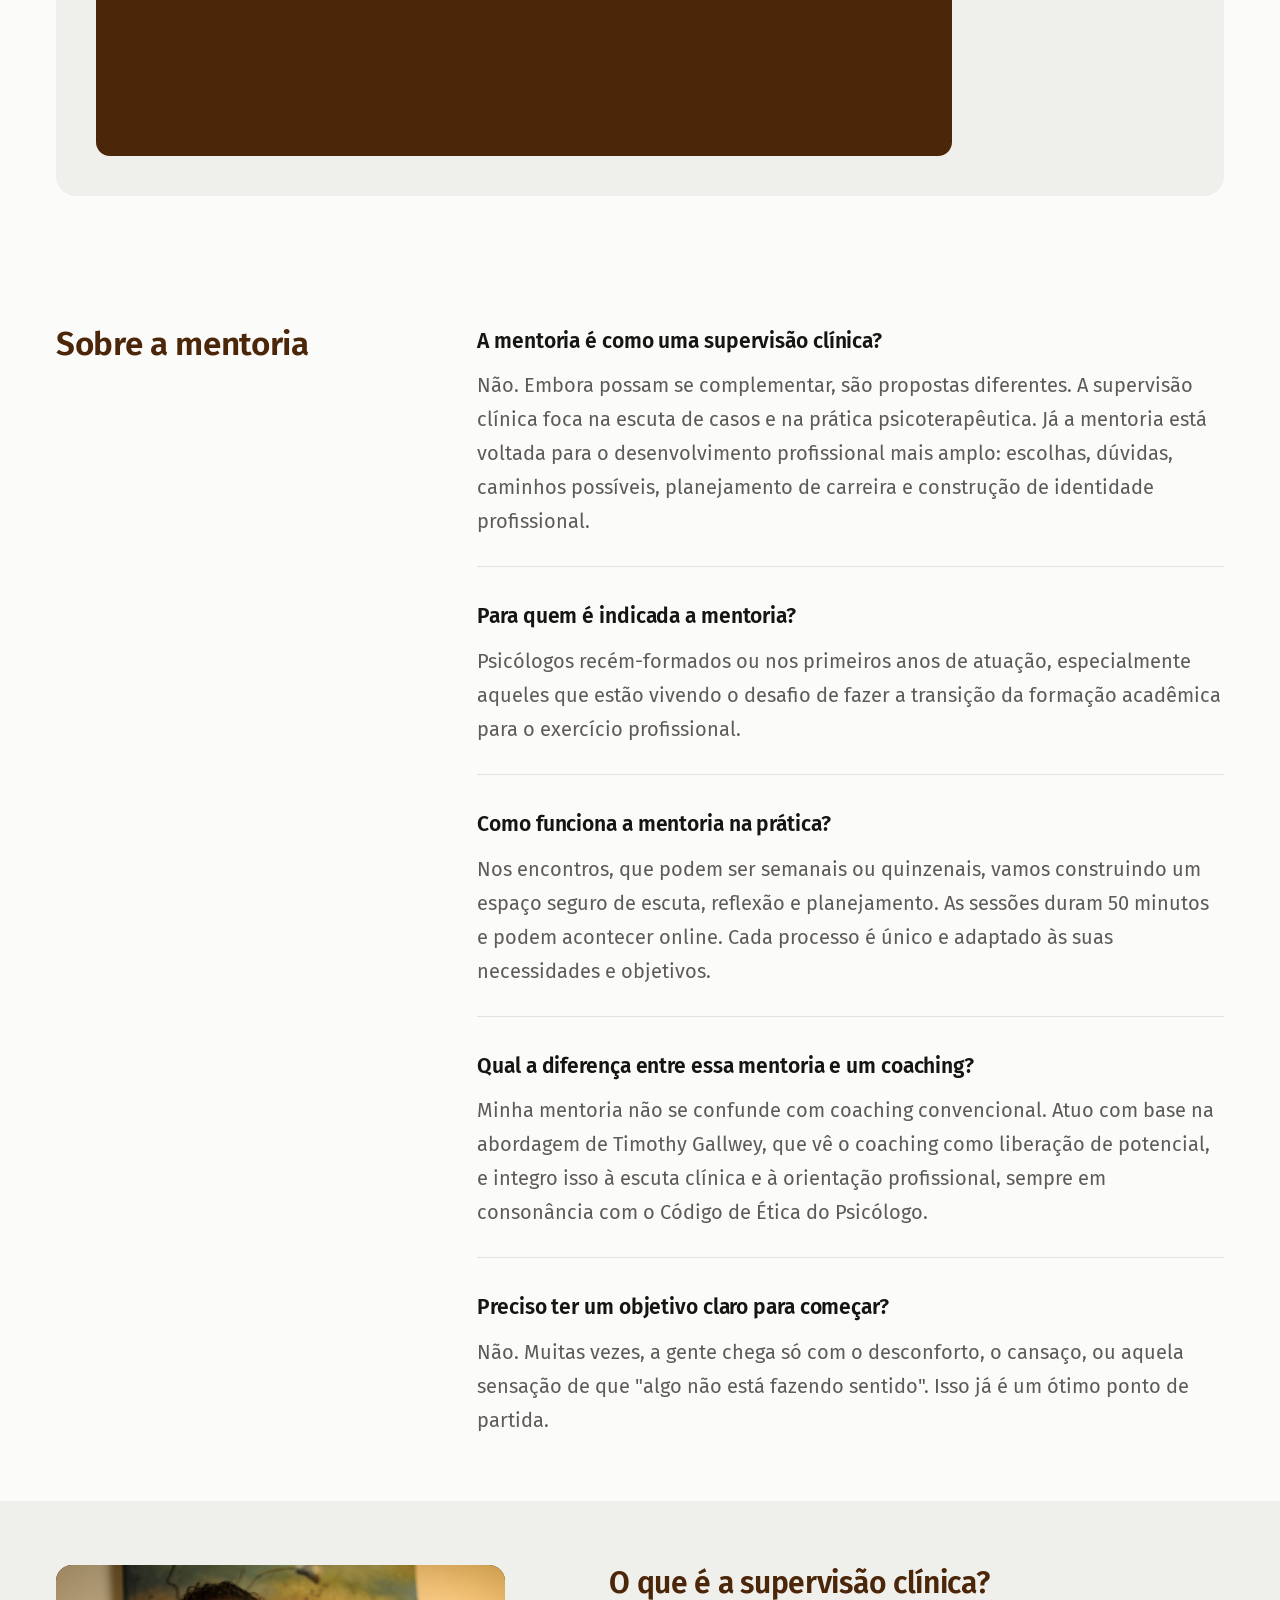
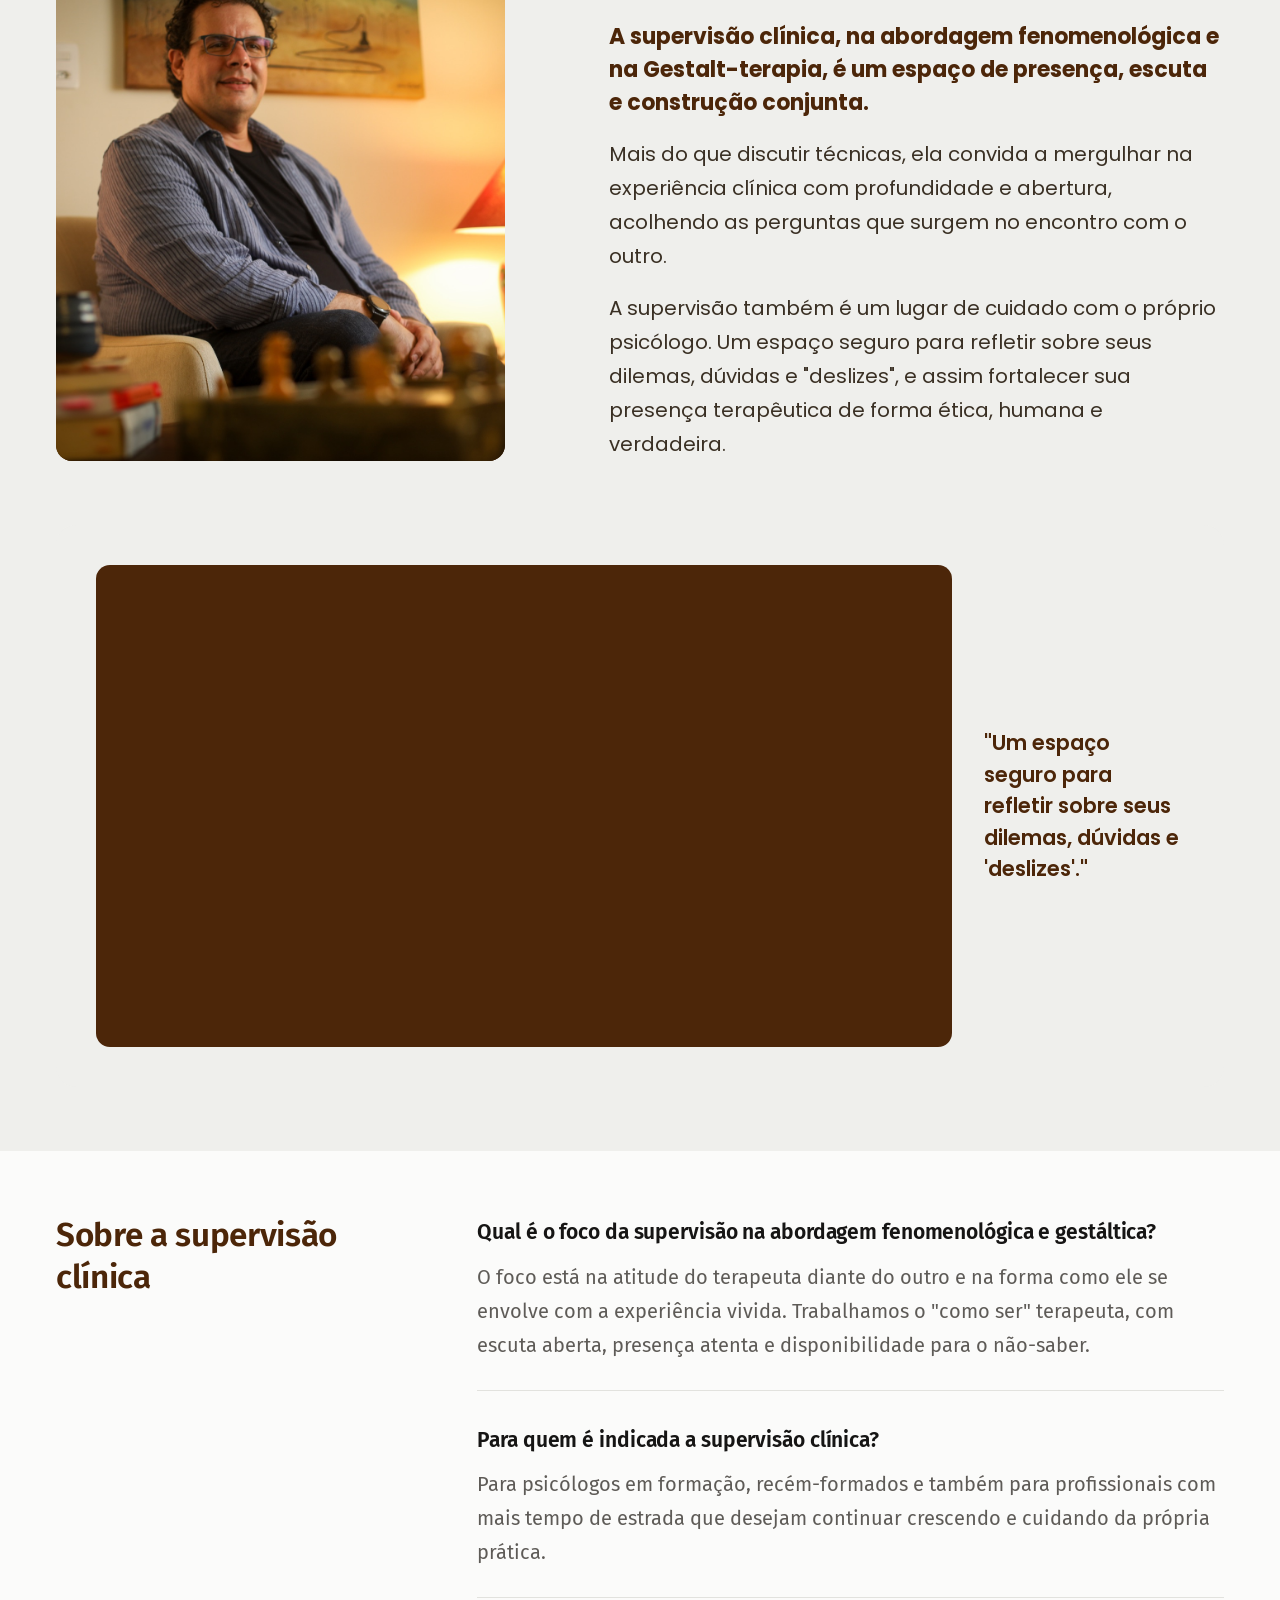
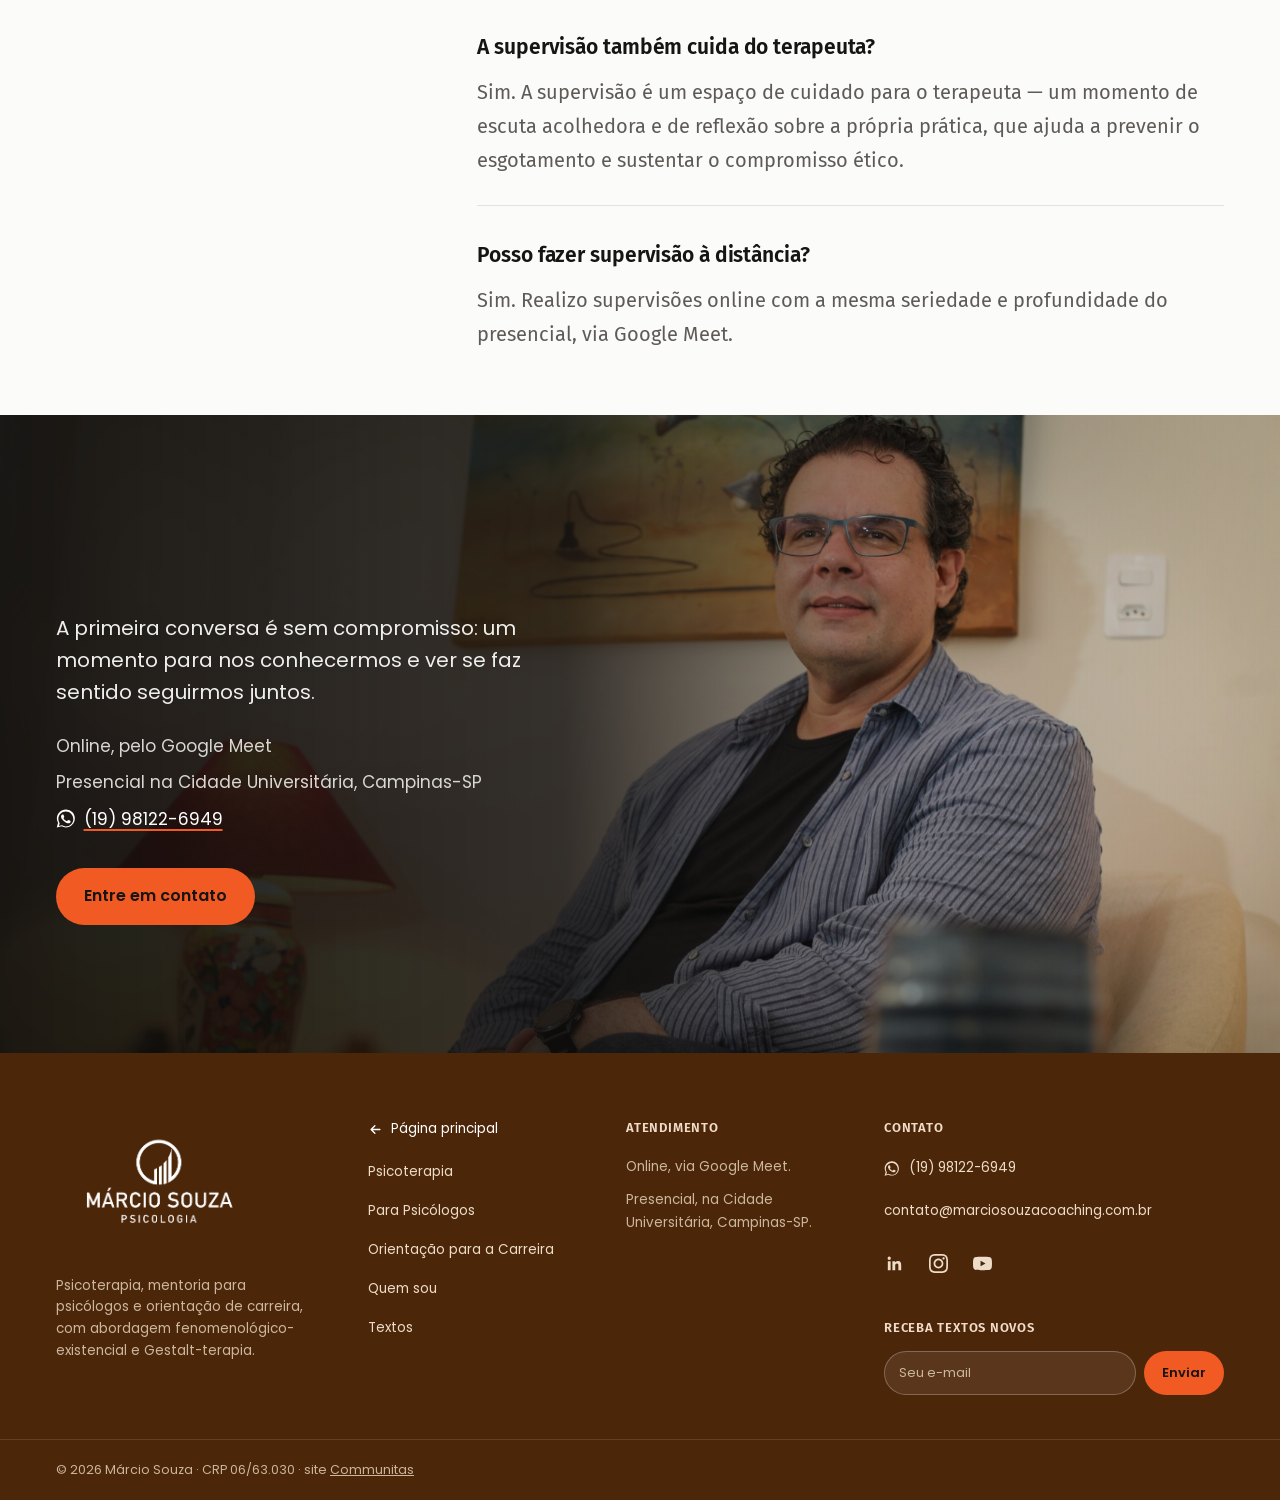
<file: mentoria-supervisao.html>
<!doctype html>
<html lang="pt-BR">
<head>
<meta charset="utf-8">
<meta name="viewport" content="width=device-width, initial-scale=1">
<meta name="robots" content="noindex, nofollow"><!-- PRE-PRODUCAO: remover esta linha ao publicar no domínio do cliente -->
<title>Mentoria e Supervisão Clínica — Márcio Souza</title>
<meta name="description" content="Mentoria e supervisão clínica de psicólogo para psicólogo: apoio na passagem da formação para a prática e na construção da identidade profissional.">
<link rel="preconnect" href="https://fonts.googleapis.com">
<link rel="preconnect" href="https://fonts.gstatic.com" crossorigin>
<link rel="stylesheet" href="https://fonts.googleapis.com/css2?family=Poppins:wght@400;500;600;700&family=Fira+Sans:wght@400;500;600;700&display=swap">
<link rel="icon" href="assets/logo.svg" type="image/svg+xml">
<link rel="stylesheet" href="assets/styles.css?v=31">
</head>
<body>
<a class="pular" href="#conteudo">Pular para o conteúdo</a>

<nav class="nav light">
  <div class="wrap nav-inner">
    <a href="index.html" class="brand">
      <img src="assets/logo-full.png" alt="Márcio Souza Psicologia">
    </a>
    <div class="nav-links">
      <a href="psicoterapia.html">Psicoterapia</a>
      <a href="mentoria-supervisao.html" class="ativo" aria-current="page">Para Psicólogos</a>
      <a href="orientacao-carreira.html">Orientação para a Carreira</a>
      <a href="quem-sou.html">Quem sou</a>
      <a href="blog.html">Textos</a>
    </div>
    <details class="nav-mobile">
        <summary>Menu</summary>
        <div class="nav-mobile-panel">
          <a href="psicoterapia.html">Psicoterapia</a>
          <a href="mentoria-supervisao.html" class="ativo" aria-current="page">Para Psicólogos</a>
          <a href="orientacao-carreira.html">Orientação para a Carreira</a>
          <a href="quem-sou.html">Quem sou</a>
          <a href="blog.html">Textos</a>
          <a href="contato.html">Entre em contato</a>
        </div>
      </details>
    <a href="contato.html" class="btn marrom">Entre em contato</a>
  </div>
</nav>
<main id="conteudo">

<header class="page-header dark">
  <div class="wrap">
    <div class="eyebrow" style="color:var(--laranja)">Serviços / Para Psicólogos</div>
    <h1 class="uma-linha">Mentoria e Supervisão Clínica</h1>
    <p>Orientação, supervisão e apoio de psicólogo para psicólogo — para que você encontre seus próprios ritmos, traços e passos na carreira.</p>
  </div>
</header>

<div class="wrap subnav">
  <a href="#mentoria" class="subnav-link">Mentoria</a>
  <a href="#supervisao" class="subnav-link">Supervisão Clínica</a>
</div>

<section class="corpo" id="mentoria">
  <div class="wrap intro-grid inverso">
    <div class="texto">
      <h2>O que é a mentoria?</h2>
      <p class="lead">A transição da formação acadêmica para a prática profissional é um dos momentos mais delicados e desafiadores para psicólogos recém-formados.</p>
      <p>Medos, incertezas e questionamentos como "será que dou conta?" ou "como me estabelecer de forma autêntica?" surgem com força.</p>
      <p>A mentoria que pratico é horizontal, ética e profundamente humana. Trata-se de caminhar ao lado, com presença, escuta e respeito.</p>
      <p>Não se trata de encontrar respostas prontas, mas de sustentar boas perguntas, porque crescer como profissional é, antes de tudo, crescer como ser humano.</p>
    </div>
    <div class="intro-foto"><img src="assets/mentoria.jpg" alt="Márcio Souza em seu espaço de trabalho, com violões ao fundo" style="object-position:38% 15%"></div>
  </div>
</section>

<section class="corpo" style="padding-top:0">
  <div class="wrap">
    <div class="video-lado">
      <div class="video-embed">
        <iframe src="https://www.youtube.com/embed/kadgWXNajNY" title="Mentoria para Psicólogos | Apoio ético e horizontal no início da carreira clínica" loading="lazy" allow="accelerometer; autoplay; clipboard-write; encrypted-media; gyroscope; picture-in-picture; web-share" allowfullscreen></iframe>
      </div>
      <p class="video-frase">"Não se trata de encontrar respostas prontas, mas de sustentar boas perguntas."</p>
    </div>
  </div>
</section>

<section class="corpo">
  <div class="wrap faq-grid">
    <div class="faq-head"><h2>Sobre a mentoria</h2></div>
    <div class="faq-list">
      <div class="faq-entry">
        <h3>A mentoria é como uma supervisão clínica?</h3>
        <p>Não. Embora possam se complementar, são propostas diferentes. A supervisão clínica foca na escuta de casos e na prática psicoterapêutica. Já a mentoria está voltada para o desenvolvimento profissional mais amplo: escolhas, dúvidas, caminhos possíveis, planejamento de carreira e construção de identidade profissional.</p>
      </div>
      <div class="faq-entry">
        <h3>Para quem é indicada a mentoria?</h3>
        <p>Psicólogos recém-formados ou nos primeiros anos de atuação, especialmente aqueles que estão vivendo o desafio de fazer a transição da formação acadêmica para o exercício profissional.</p>
      </div>
      <div class="faq-entry">
        <h3>Como funciona a mentoria na prática?</h3>
        <p>Nos encontros, que podem ser semanais ou quinzenais, vamos construindo um espaço seguro de escuta, reflexão e planejamento. As sessões duram 50 minutos e podem acontecer online. Cada processo é único e adaptado às suas necessidades e objetivos.</p>
      </div>
      <div class="faq-entry">
        <h3>Qual a diferença entre essa mentoria e um coaching?</h3>
        <p>Minha mentoria não se confunde com coaching convencional. Atuo com base na abordagem de Timothy Gallwey, que vê o coaching como liberação de potencial, e integro isso à escuta clínica e à orientação profissional, sempre em consonância com o Código de Ética do Psicólogo.</p>
      </div>
      <div class="faq-entry">
        <h3>Preciso ter um objetivo claro para começar?</h3>
        <p>Não. Muitas vezes, a gente chega só com o desconforto, o cansaço, ou aquela sensação de que "algo não está fazendo sentido". Isso já é um ótimo ponto de partida.</p>
      </div>
    </div>
  </div>
</section>

<section class="corpo" style="background:var(--bege)" id="supervisao">
  <div class="wrap intro-grid">
    <div class="intro-foto"><img loading="lazy" decoding="async" src="assets/quem-sou.jpg" alt="Márcio Souza" style="object-position:35% 15%"></div>
    <div class="texto">
      <h2>O que é a supervisão clínica?</h2>
      <p class="lead">A supervisão clínica, na abordagem fenomenológica e na Gestalt-terapia, é um espaço de presença, escuta e construção conjunta.</p>
      <p>Mais do que discutir técnicas, ela convida a mergulhar na experiência clínica com profundidade e abertura, acolhendo as perguntas que surgem no encontro com o outro.</p>
      <p>A supervisão também é um lugar de cuidado com o próprio psicólogo. Um espaço seguro para refletir sobre seus dilemas, dúvidas e "deslizes", e assim fortalecer sua presença terapêutica de forma ética, humana e verdadeira.</p>
    </div>
  </div>
</section>

<section class="corpo" style="background:var(--bege);padding-top:0">
  <div class="wrap">
    <div class="video-lado">
      <div class="video-embed">
        <iframe src="https://www.youtube.com/embed/M9rc3Q1NIGE" title="Supervisão Clínica | Presença, ética e escuta na formação do terapeuta" loading="lazy" allow="accelerometer; autoplay; clipboard-write; encrypted-media; gyroscope; picture-in-picture; web-share" allowfullscreen></iframe>
      </div>
      <p class="video-frase">"Um espaço seguro para refletir sobre seus dilemas, dúvidas e 'deslizes'."</p>
    </div>
  </div>
</section>

<section class="corpo">
  <div class="wrap faq-grid">
    <div class="faq-head"><h2>Sobre a supervisão clínica</h2></div>
    <div class="faq-list">
      <div class="faq-entry">
        <h3>Qual é o foco da supervisão na abordagem fenomenológica e gestáltica?</h3>
        <p>O foco está na atitude do terapeuta diante do outro e na forma como ele se envolve com a experiência vivida. Trabalhamos o "como ser" terapeuta, com escuta aberta, presença atenta e disponibilidade para o não-saber.</p>
      </div>
      <div class="faq-entry">
        <h3>Para quem é indicada a supervisão clínica?</h3>
        <p>Para psicólogos em formação, recém-formados e também para profissionais com mais tempo de estrada que desejam continuar crescendo e cuidando da própria prática.</p>
      </div>
      <div class="faq-entry">
        <h3>A supervisão também cuida do terapeuta?</h3>
        <p>Sim. A supervisão é um espaço de cuidado para o terapeuta — um momento de escuta acolhedora e de reflexão sobre a própria prática, que ajuda a prevenir o esgotamento e sustentar o compromisso ético.</p>
      </div>
      <div class="faq-entry">
        <h3>Posso fazer supervisão à distância?</h3>
        <p>Sim. Realizo supervisões online com a mesma seriedade e profundidade do presencial, via Google Meet.</p>
      </div>
    </div>
  </div>
</section>

<section class="contato" id="contato">
  <div class="wrap">
    <h2>Vamos nos falar?</h2>
    <p class="contato-sub">A primeira conversa é sem compromisso: um momento para nos conhecermos e ver se faz sentido seguirmos juntos.</p>
    <ul class="contato-fatos">
      <li>Online, pelo Google Meet</li>
      <li>Presencial na Cidade Universitária, Campinas-SP</li>
      <li><a href="https://wa.me/5519981226949?text=Ol%C3%A1%2C%20M%C3%A1rcio!%20Vi%20seu%20site%20e%20gostaria%20de%20uma%20primeira%20conversa." class="zap" target="_blank" rel="noopener" aria-label="Conversar pelo WhatsApp, (19) 98122-6949"><svg class="zap-ico" viewBox="0 0 24 24" fill="currentColor" aria-hidden="true"><path d="M17.47 14.38c-.3-.15-1.76-.87-2.03-.97-.27-.1-.47-.15-.67.15-.2.3-.77.97-.94 1.17-.17.2-.35.22-.65.07-.3-.15-1.26-.46-2.4-1.48-.89-.79-1.49-1.77-1.66-2.07-.17-.3-.02-.46.13-.61.13-.13.3-.35.45-.52.15-.17.2-.3.3-.5.1-.2.05-.37-.02-.52-.08-.15-.67-1.62-.92-2.22-.24-.58-.49-.5-.67-.51h-.57c-.2 0-.52.07-.8.37-.27.3-1.04 1.02-1.04 2.48 0 1.46 1.07 2.88 1.22 3.08.15.2 2.1 3.2 5.08 4.49.71.31 1.26.49 1.69.63.71.23 1.36.2 1.87.12.57-.08 1.76-.72 2-1.41.25-.69.25-1.29.17-1.41-.07-.12-.27-.2-.57-.35zM12.05 21.5h-.01a9.45 9.45 0 0 1-4.82-1.32l-.35-.2-3.58.94.96-3.49-.22-.36a9.44 9.44 0 0 1-1.45-5.03c0-5.21 4.25-9.45 9.47-9.45 2.53 0 4.9.99 6.69 2.77a9.4 9.4 0 0 1 2.77 6.69c0 5.21-4.25 9.45-9.46 9.45zM20.52 3.45A11.34 11.34 0 0 0 12.05 0C5.78 0 .68 5.1.68 11.37c0 2 .52 3.95 1.52 5.67L.57 22.99l6.1-1.6a11.36 11.36 0 0 0 5.37 1.37h.01c6.27 0 11.37-5.1 11.37-11.37 0-3.04-1.18-5.9-3.33-8.05z" transform="translate(.4 .5) scale(.97)"/></svg>(19) 98122-6949</a></li>
    </ul>
    <a href="contato.html" class="btn">Entre em contato</a>
  </div>
</section>

</main>

<footer>
  <div class="wrap footer-grid">
    <div class="footer-col">
      <a href="index.html" class="brand" style="margin-bottom:14px"><img src="assets/logo-full-white.png" alt="Márcio Souza Psicologia"></a>
      <p>Psicoterapia, mentoria para psicólogos e orientação de carreira, com abordagem fenomenológico-existencial e Gestalt-terapia.</p>
    </div>
    <div class="footer-col">
      <ul>
        <li><a href="index.html" class="voltar"><svg viewBox="0 0 24 24" fill="none" stroke="currentColor" stroke-width="2.2" stroke-linecap="round" stroke-linejoin="round" aria-hidden="true"><path d="M19 12H5M11 6l-6 6 6 6"/></svg>Página principal</a></li>
        <li><a href="psicoterapia.html">Psicoterapia</a></li>
        <li><a href="mentoria-supervisao.html">Para Psicólogos</a></li>
        <li><a href="orientacao-carreira.html">Orientação para a Carreira</a></li>
        <li><a href="quem-sou.html">Quem sou</a></li>
        <li><a href="blog.html">Textos</a></li>
      </ul>
    </div>
    <div class="footer-col">
      <h4>Atendimento</h4>
      <ul>
        <li>Online, via Google Meet.</li>
        <li>Presencial, na Cidade Universitária, Campinas-SP.</li>
      </ul>
    </div>
    <div class="footer-col">
      <h4>Contato</h4>
      <ul>
        <li><a href="https://wa.me/5519981226949?text=Ol%C3%A1%2C%20M%C3%A1rcio!%20Vi%20seu%20site%20e%20gostaria%20de%20uma%20primeira%20conversa." class="zap" target="_blank" rel="noopener" aria-label="Conversar pelo WhatsApp, (19) 98122-6949"><svg class="zap-ico" viewBox="0 0 24 24" fill="currentColor" aria-hidden="true"><path d="M17.47 14.38c-.3-.15-1.76-.87-2.03-.97-.27-.1-.47-.15-.67.15-.2.3-.77.97-.94 1.17-.17.2-.35.22-.65.07-.3-.15-1.26-.46-2.4-1.48-.89-.79-1.49-1.77-1.66-2.07-.17-.3-.02-.46.13-.61.13-.13.3-.35.45-.52.15-.17.2-.3.3-.5.1-.2.05-.37-.02-.52-.08-.15-.67-1.62-.92-2.22-.24-.58-.49-.5-.67-.51h-.57c-.2 0-.52.07-.8.37-.27.3-1.04 1.02-1.04 2.48 0 1.46 1.07 2.88 1.22 3.08.15.2 2.1 3.2 5.08 4.49.71.31 1.26.49 1.69.63.71.23 1.36.2 1.87.12.57-.08 1.76-.72 2-1.41.25-.69.25-1.29.17-1.41-.07-.12-.27-.2-.57-.35zM12.05 21.5h-.01a9.45 9.45 0 0 1-4.82-1.32l-.35-.2-3.58.94.96-3.49-.22-.36a9.44 9.44 0 0 1-1.45-5.03c0-5.21 4.25-9.45 9.47-9.45 2.53 0 4.9.99 6.69 2.77a9.4 9.4 0 0 1 2.77 6.69c0 5.21-4.25 9.45-9.46 9.45zM20.52 3.45A11.34 11.34 0 0 0 12.05 0C5.78 0 .68 5.1.68 11.37c0 2 .52 3.95 1.52 5.67L.57 22.99l6.1-1.6a11.36 11.36 0 0 0 5.37 1.37h.01c6.27 0 11.37-5.1 11.37-11.37 0-3.04-1.18-5.9-3.33-8.05z" transform="translate(.4 .5) scale(.97)"/></svg>(19) 98122-6949</a></li>
        <li><a href="mailto:contato@marciosouzacoaching.com.br">contato@marciosouzacoaching.com.br</a></li>
      </ul>
      <div class="footer-social">
        <a href="https://www.linkedin.com/" aria-label="LinkedIn" target="_blank" rel="noopener"><svg viewBox="0 0 24 24" fill="currentColor"><path d="M20.447 20.452h-3.554v-5.569c0-1.328-.027-3.037-1.852-3.037-1.853 0-2.136 1.445-2.136 2.939v5.667H9.351V9h3.414v1.561h.046c.477-.9 1.637-1.85 3.37-1.85 3.601 0 4.267 2.37 4.267 5.455v6.286zM5.337 7.433a2.062 2.062 0 1 1 0-4.124 2.062 2.062 0 0 1 0 4.124zM7.114 20.452H3.558V9h3.556v11.452z"/></svg></a>
        <a href="https://www.instagram.com/marciosouzacoaching/" aria-label="Instagram" target="_blank" rel="noopener"><svg viewBox="0 0 24 24" fill="currentColor"><path d="M12 2.163c3.204 0 3.584.012 4.85.07 3.252.148 4.771 1.691 4.919 4.919.058 1.265.069 1.645.069 4.849 0 3.205-.012 3.584-.069 4.849-.149 3.225-1.664 4.771-4.919 4.919-1.266.058-1.644.07-4.85.07-3.204 0-3.584-.012-4.849-.07-3.26-.149-4.771-1.699-4.919-4.92-.058-1.265-.07-1.644-.07-4.849 0-3.204.013-3.583.07-4.849.149-3.227 1.664-4.771 4.919-4.919 1.266-.057 1.645-.069 4.849-.069zm0-2.163c-3.259 0-3.667.014-4.947.072-4.358.2-6.78 2.618-6.98 6.98-.059 1.281-.073 1.689-.073 4.948 0 3.259.014 3.668.072 4.948.2 4.358 2.618 6.78 6.98 6.98 1.281.058 1.689.072 4.948.072 3.259 0 3.668-.014 4.948-.072 4.354-.2 6.782-2.618 6.979-6.98.059-1.28.073-1.689.073-4.948 0-3.259-.014-3.667-.072-4.947-.196-4.354-2.617-6.78-6.979-6.98-1.281-.059-1.69-.073-4.949-.073zm0 5.838c-3.403 0-6.162 2.759-6.162 6.162s2.759 6.163 6.162 6.163 6.162-2.759 6.162-6.163c0-3.403-2.759-6.162-6.162-6.162zm0 10.162c-2.209 0-4-1.79-4-4 0-2.209 1.791-4 4-4s4 1.791 4 4c0 2.21-1.791 4-4 4zm6.406-11.845c-.796 0-1.441.645-1.441 1.44s.645 1.44 1.441 1.44c.795 0 1.439-.645 1.439-1.44s-.644-1.44-1.439-1.44z"/></svg></a>
        <a href="https://www.youtube.com/" aria-label="YouTube" target="_blank" rel="noopener"><svg viewBox="0 0 24 24" fill="currentColor"><path d="M23.498 6.186a3.016 3.016 0 0 0-2.122-2.136C19.505 3.545 12 3.545 12 3.545s-7.505 0-9.377.505A3.017 3.017 0 0 0 .502 6.186C0 8.07 0 12 0 12s0 3.93.502 5.814a3.016 3.016 0 0 0 2.122 2.136c1.871.505 9.376.505 9.376.505s7.505 0 9.377-.505a3.015 3.015 0 0 0 2.122-2.136C24 15.93 24 12 24 12s0-3.93-.502-5.814zM9.545 15.568V8.432L15.818 12l-6.273 3.568z"/></svg></a>
      </div>
      <div class="footer-news">
        <h4>Receba textos novos</h4>
        <form class="footer-form" action="https://us7.list-manage.com/subscribe/post?u=84190ef0e45dcddff74565dfb&amp;id=258427ed92" method="post" target="_blank">
          <label for="newsletter-email" class="sr-only" style="position:absolute;width:1px;height:1px;overflow:hidden;clip:rect(0,0,0,0)">E-mail</label>
          <input id="newsletter-email" type="email" name="EMAIL" placeholder="Seu e-mail" required>
          <div aria-hidden="true" style="position:absolute;left:-5000px" tabindex="-1"><input type="text" name="b_84190ef0e45dcddff74565dfb_258427ed92" tabindex="-1" value=""></div>
          <button type="submit" name="subscribe">Enviar</button>
        </form>
      </div>
    </div>
  </div>
  <div class="wrap footer-bottom">
    <div>© 2026 Márcio Souza · CRP 06/63.030 · site <a href="https://www.communitas.com.br/" target="_blank" rel="noopener" style="text-decoration:underline">Communitas</a></div>
  </div>
</footer>

<script src="assets/site.js"></script>
</body>
</html>
</file>
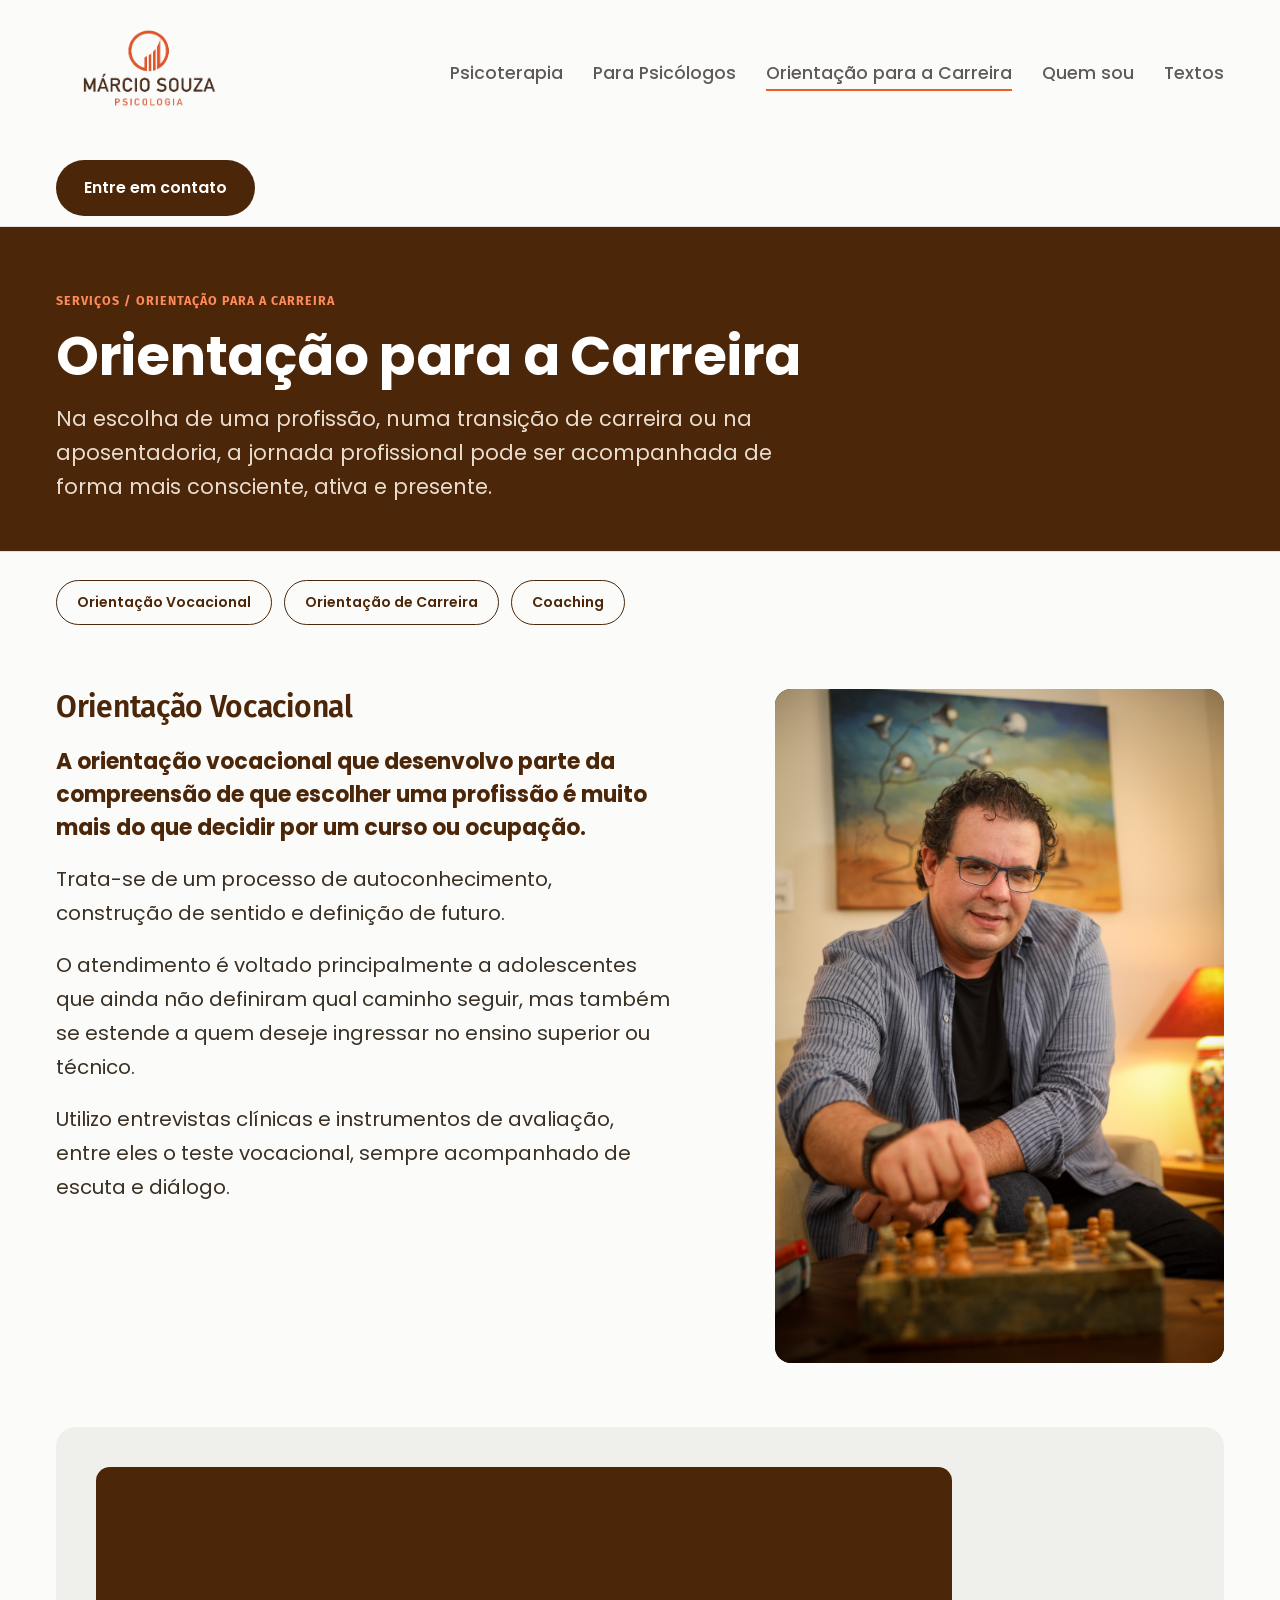
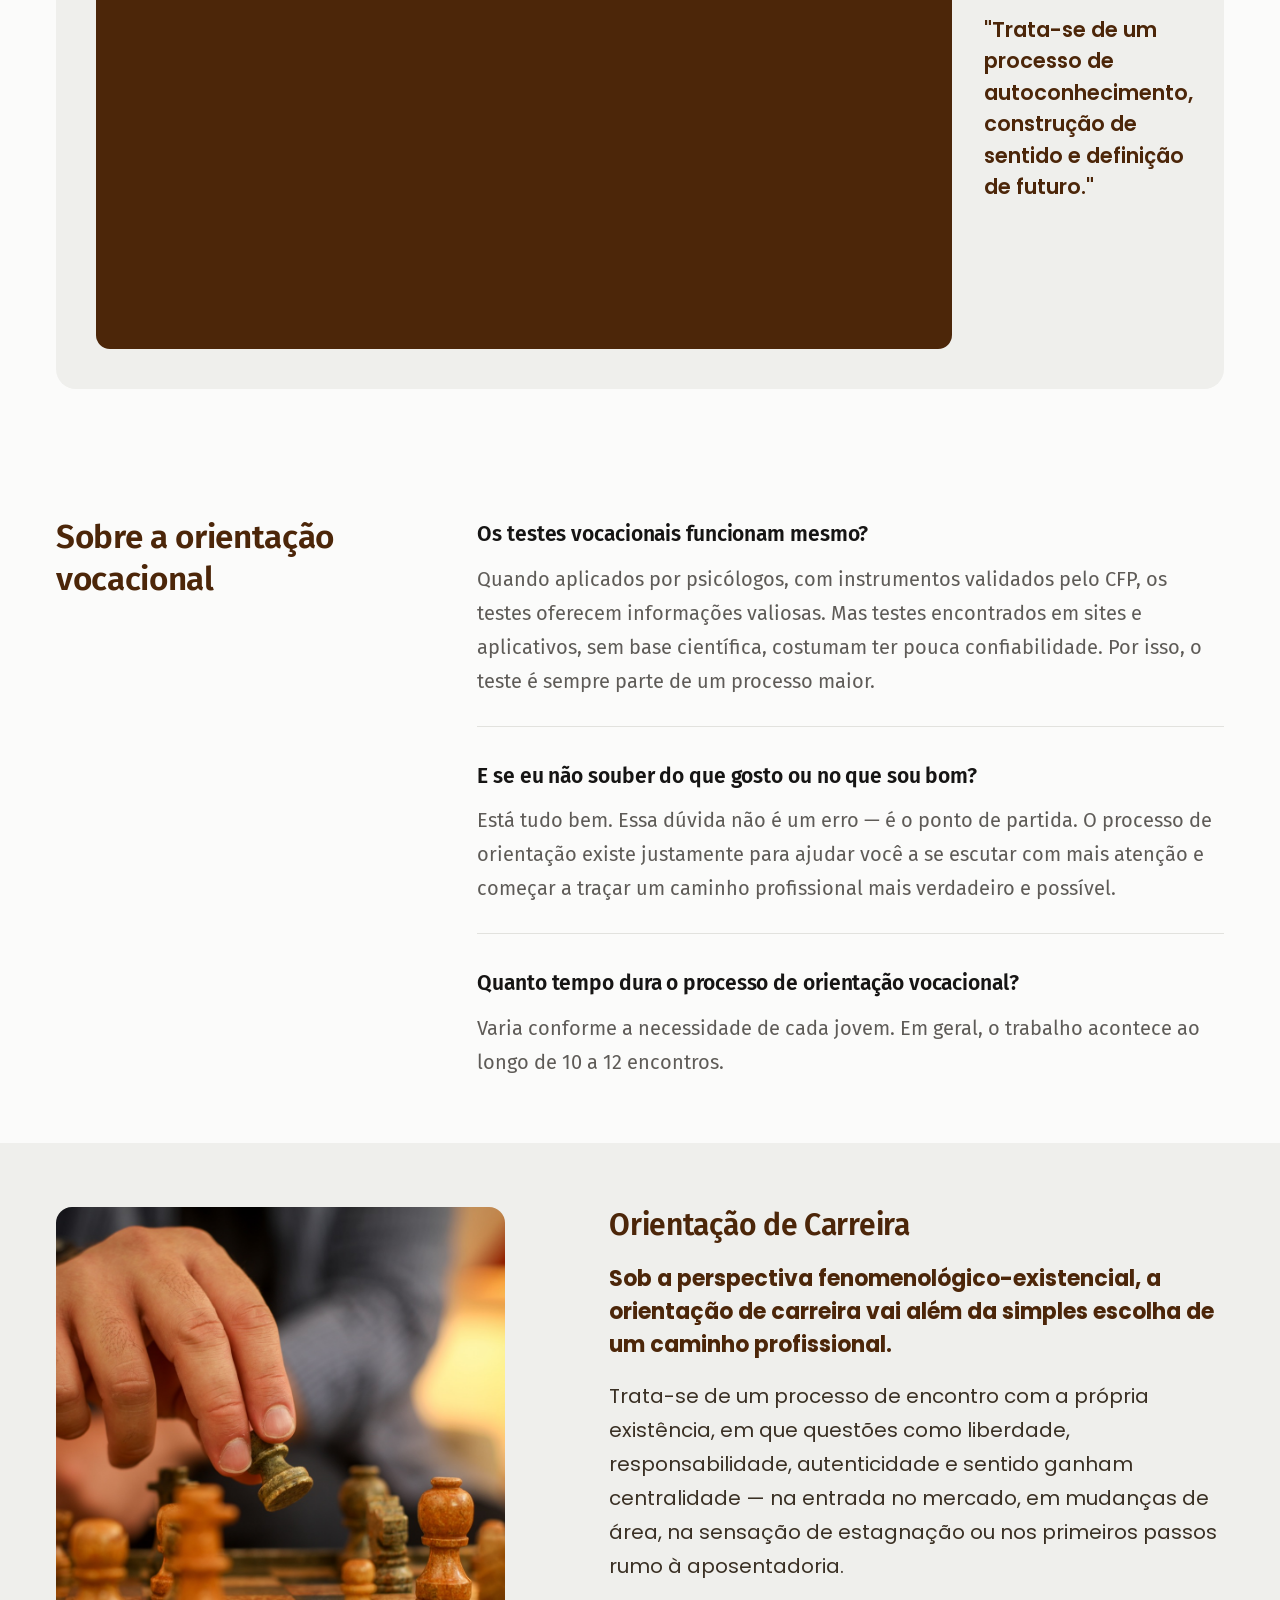
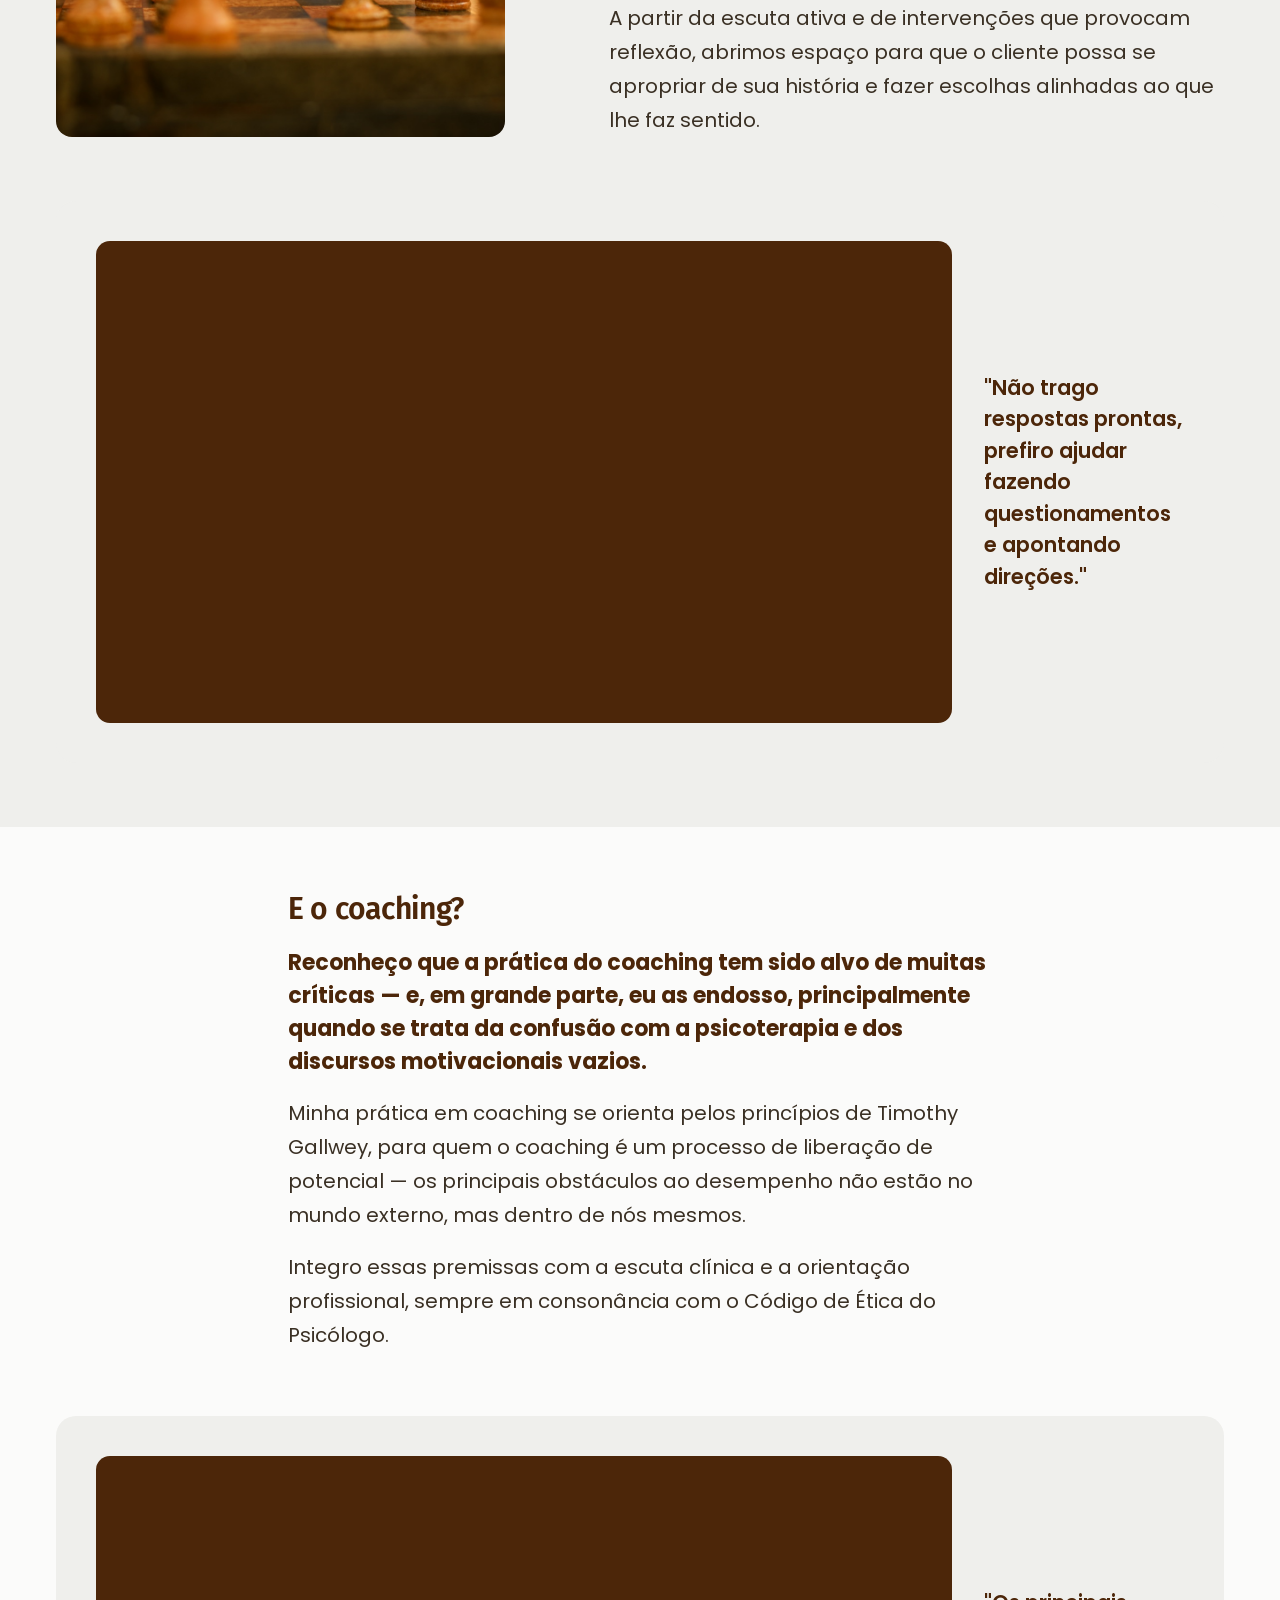
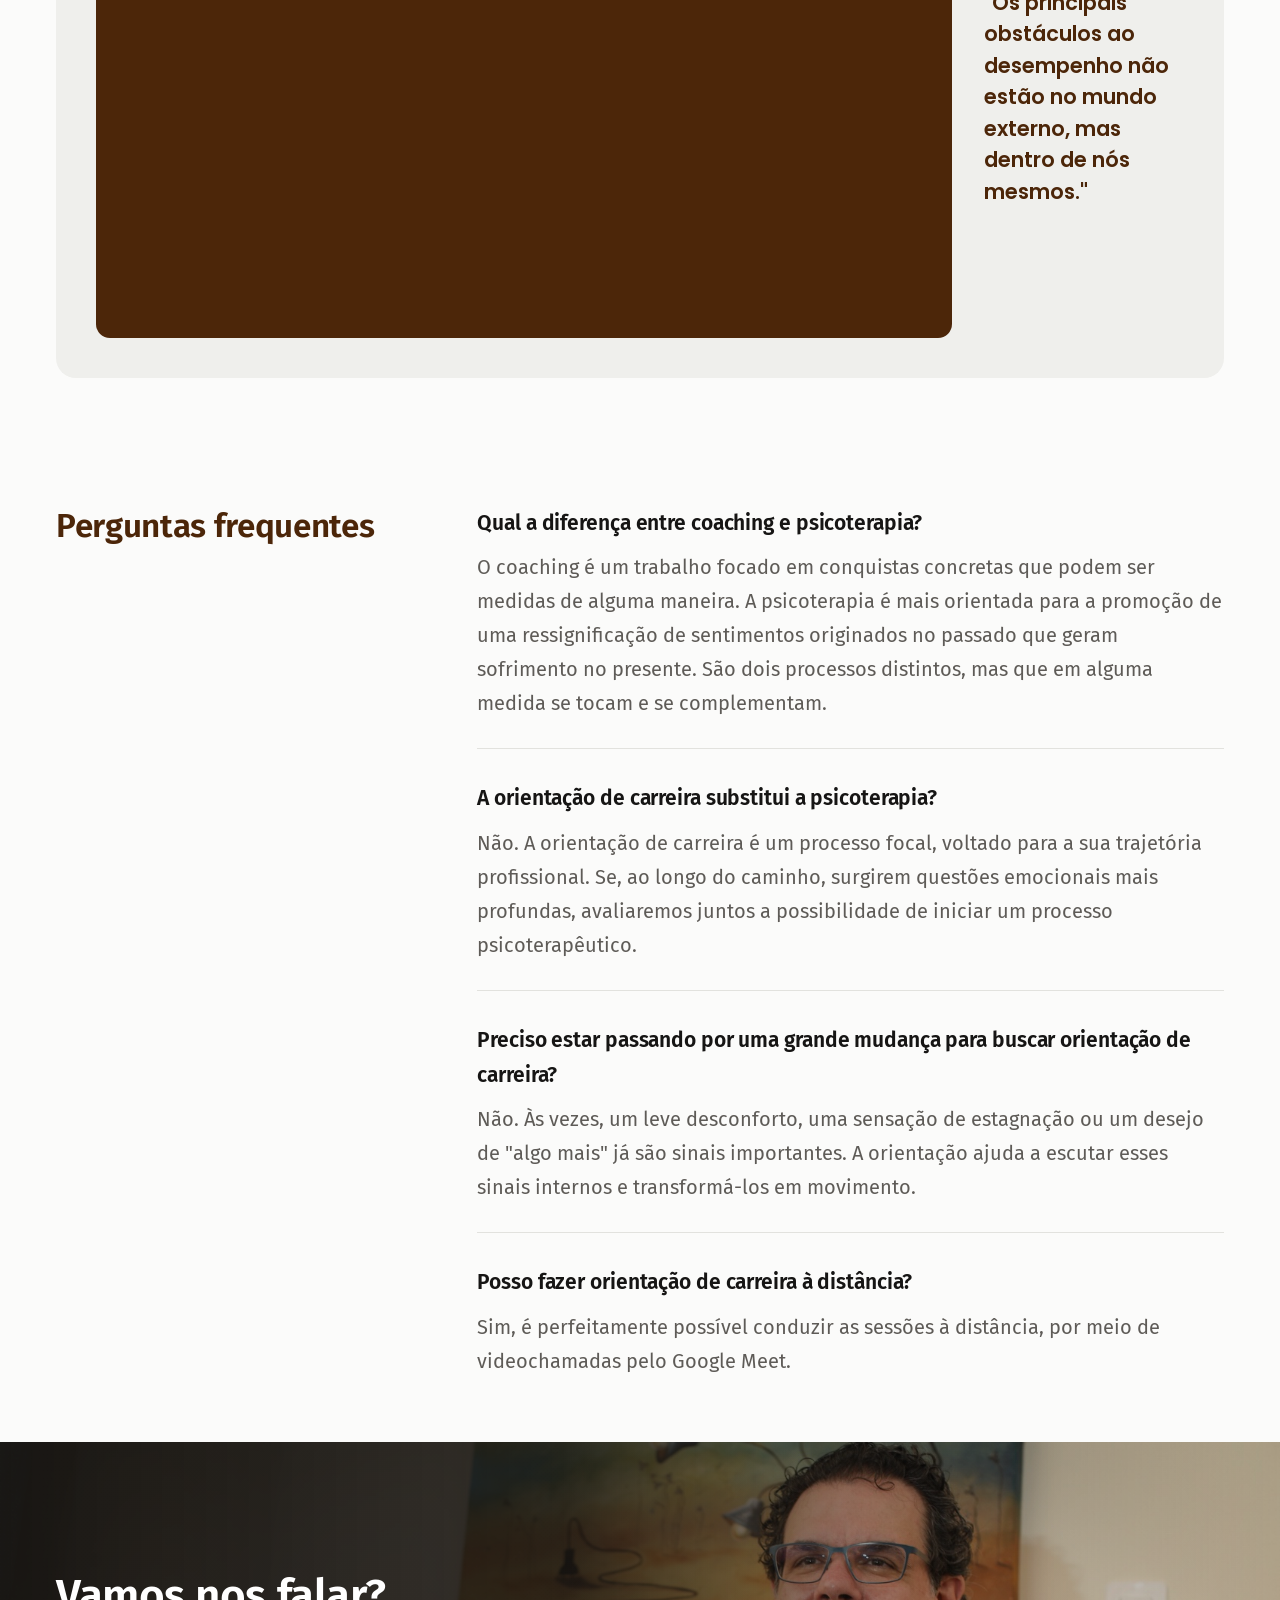
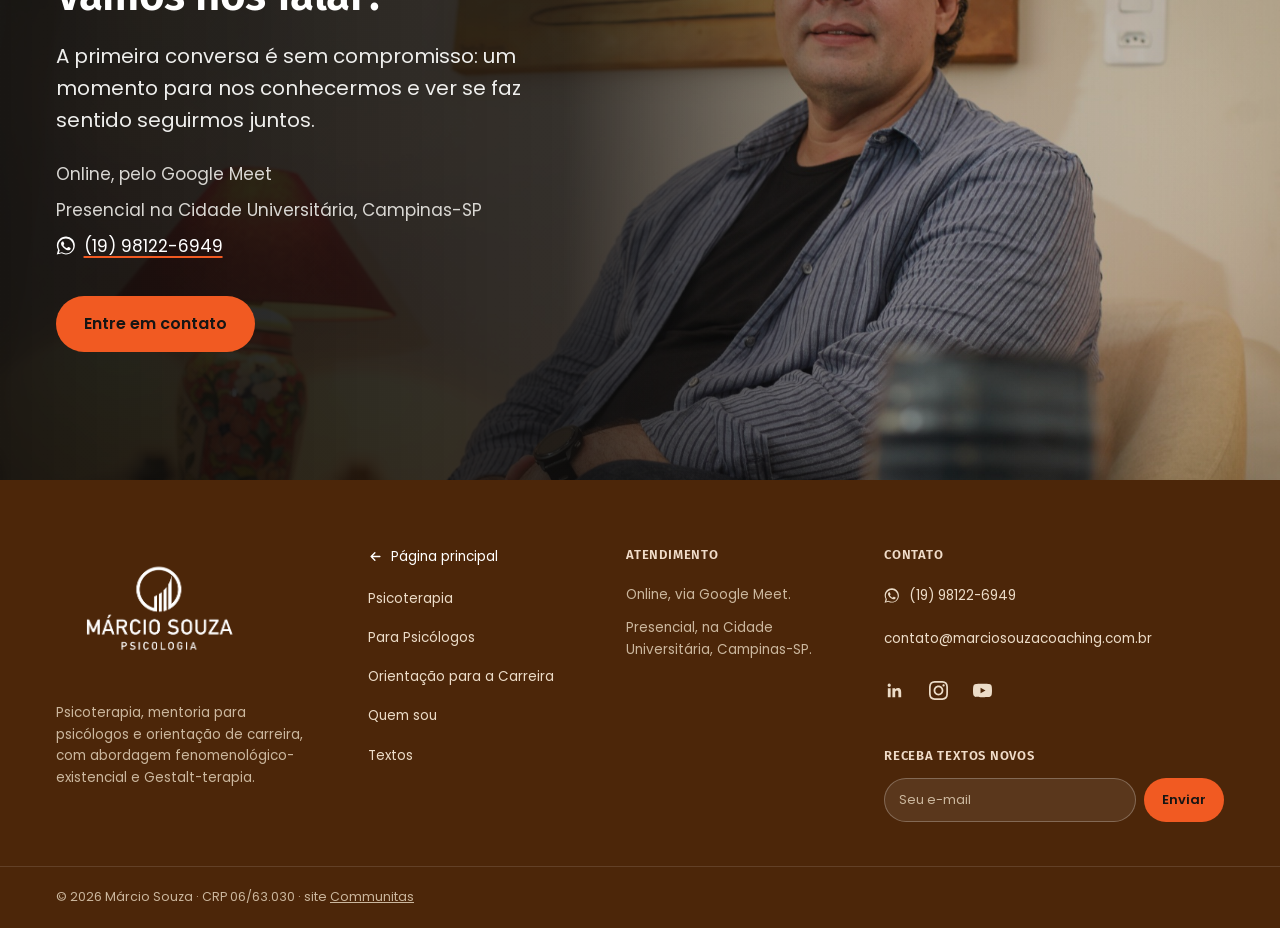
<file: orientacao-carreira.html>
<!doctype html>
<html lang="pt-BR">
<head>
<meta charset="utf-8">
<meta name="viewport" content="width=device-width, initial-scale=1">
<meta name="robots" content="noindex, nofollow"><!-- PRE-PRODUCAO: remover esta linha ao publicar no domínio do cliente -->
<title>Orientação para a Carreira — Márcio Souza</title>
<meta name="description" content="Orientação vocacional e de carreira com olhar psicológico: escolha de curso, transição, ascensão e aposentadoria.">
<link rel="preconnect" href="https://fonts.googleapis.com">
<link rel="preconnect" href="https://fonts.gstatic.com" crossorigin>
<link rel="stylesheet" href="https://fonts.googleapis.com/css2?family=Poppins:wght@400;500;600;700&family=Fira+Sans:wght@400;500;600;700&display=swap">
<link rel="icon" href="assets/logo.svg" type="image/svg+xml">
<link rel="stylesheet" href="assets/styles.css?v=31">
</head>
<body>
<a class="pular" href="#conteudo">Pular para o conteúdo</a>

<nav class="nav light">
  <div class="wrap nav-inner">
    <a href="index.html" class="brand">
      <img src="assets/logo-full.png" alt="Márcio Souza Psicologia">
    </a>
    <div class="nav-links">
      <a href="psicoterapia.html">Psicoterapia</a>
      <a href="mentoria-supervisao.html">Para Psicólogos</a>
      <a href="orientacao-carreira.html" class="ativo" aria-current="page">Orientação para a Carreira</a>
      <a href="quem-sou.html">Quem sou</a>
      <a href="blog.html">Textos</a>
    </div>
    <details class="nav-mobile">
        <summary>Menu</summary>
        <div class="nav-mobile-panel">
          <a href="psicoterapia.html">Psicoterapia</a>
          <a href="mentoria-supervisao.html">Para Psicólogos</a>
          <a href="orientacao-carreira.html" class="ativo" aria-current="page">Orientação para a Carreira</a>
          <a href="quem-sou.html">Quem sou</a>
          <a href="blog.html">Textos</a>
          <a href="contato.html">Entre em contato</a>
        </div>
      </details>
    <a href="contato.html" class="btn marrom">Entre em contato</a>
  </div>
</nav>
<main id="conteudo">

<header class="page-header dark">
  <div class="wrap">
    <div class="eyebrow" style="color:var(--laranja)">Serviços / Orientação para a Carreira</div>
    <h1 class="uma-linha">Orientação para a Carreira</h1>
    <p>Na escolha de uma profissão, numa transição de carreira ou na aposentadoria, a jornada profissional pode ser acompanhada de forma mais consciente, ativa e presente.</p>
  </div>
</header>

<div class="wrap subnav">
  <a href="#vocacional" class="subnav-link">Orientação Vocacional</a>
  <a href="#carreira" class="subnav-link">Orientação de Carreira</a>
  <a href="#coaching" class="subnav-link">Coaching</a>
</div>

<section class="corpo" id="vocacional">
  <div class="wrap intro-grid inverso">
    <div class="texto">
      <h2>Orientação Vocacional</h2>
      <p class="lead">A orientação vocacional que desenvolvo parte da compreensão de que escolher uma profissão é muito mais do que decidir por um curso ou ocupação.</p>
      <p>Trata-se de um processo de autoconhecimento, construção de sentido e definição de futuro.</p>
      <p>O atendimento é voltado principalmente a adolescentes que ainda não definiram qual caminho seguir, mas também se estende a quem deseje ingressar no ensino superior ou técnico.</p>
      <p>Utilizo entrevistas clínicas e instrumentos de avaliação, entre eles o teste vocacional, sempre acompanhado de escuta e diálogo.</p>
    </div>
    <div class="intro-foto"><img src="assets/carreira.jpg" alt="Mãos de Márcio Souza movendo uma peça de xadrez" style="object-position:center 75%"></div>
  </div>
</section>

<section class="corpo" style="padding-top:0">
  <div class="wrap">
    <div class="video-lado">
      <div class="video-embed">
        <iframe src="https://www.youtube.com/embed/4p7AX8IbzNw" title="Orientação Vocacional | Como escolher a profissão com autoconhecimento" loading="lazy" allow="accelerometer; autoplay; clipboard-write; encrypted-media; gyroscope; picture-in-picture; web-share" allowfullscreen></iframe>
      </div>
      <p class="video-frase">"Trata-se de um processo de autoconhecimento, construção de sentido e definição de futuro."</p>
    </div>
  </div>
</section>

<section class="corpo">
  <div class="wrap faq-grid">
    <div class="faq-head"><h2>Sobre a orientação vocacional</h2></div>
    <div class="faq-list">
      <div class="faq-entry">
        <h3>Os testes vocacionais funcionam mesmo?</h3>
        <p>Quando aplicados por psicólogos, com instrumentos validados pelo CFP, os testes oferecem informações valiosas. Mas testes encontrados em sites e aplicativos, sem base científica, costumam ter pouca confiabilidade. Por isso, o teste é sempre parte de um processo maior.</p>
      </div>
      <div class="faq-entry">
        <h3>E se eu não souber do que gosto ou no que sou bom?</h3>
        <p>Está tudo bem. Essa dúvida não é um erro — é o ponto de partida. O processo de orientação existe justamente para ajudar você a se escutar com mais atenção e começar a traçar um caminho profissional mais verdadeiro e possível.</p>
      </div>
      <div class="faq-entry">
        <h3>Quanto tempo dura o processo de orientação vocacional?</h3>
        <p>Varia conforme a necessidade de cada jovem. Em geral, o trabalho acontece ao longo de 10 a 12 encontros.</p>
      </div>
    </div>
  </div>
</section>

<section class="corpo" style="background:var(--bege)" id="carreira">
  <div class="wrap intro-grid">
    <div class="intro-foto"><img loading="lazy" decoding="async" src="assets/still-life.jpg" alt="Márcio Souza movendo uma peça de xadrez"></div>
    <div class="texto">
      <h2>Orientação de Carreira</h2>
      <p class="lead">Sob a perspectiva fenomenológico-existencial, a orientação de carreira vai além da simples escolha de um caminho profissional.</p>
      <p>Trata-se de um processo de encontro com a própria existência, em que questões como liberdade, responsabilidade, autenticidade e sentido ganham centralidade — na entrada no mercado, em mudanças de área, na sensação de estagnação ou nos primeiros passos rumo à aposentadoria.</p>
      <p>A partir da escuta ativa e de intervenções que provocam reflexão, abrimos espaço para que o cliente possa se apropriar de sua história e fazer escolhas alinhadas ao que lhe faz sentido.</p>
    </div>
  </div>
</section>

<section class="corpo" style="background:var(--bege);padding-top:0">
  <div class="wrap">
    <div class="video-lado">
      <div class="video-embed">
        <iframe src="https://www.youtube.com/embed/RSvgRi0S_eQ" title="Orientação de Carreira | Decisões conscientes em qualquer momento da trajetória" loading="lazy" allow="accelerometer; autoplay; clipboard-write; encrypted-media; gyroscope; picture-in-picture; web-share" allowfullscreen></iframe>
      </div>
      <p class="video-frase">"Não trago respostas prontas, prefiro ajudar fazendo questionamentos e apontando direções."</p>
    </div>
  </div>
</section>

<section class="corpo" id="coaching">
  <div class="wrap texto">
    <h2>E o coaching?</h2>
    <p class="lead">Reconheço que a prática do coaching tem sido alvo de muitas críticas — e, em grande parte, eu as endosso, principalmente quando se trata da confusão com a psicoterapia e dos discursos motivacionais vazios.</p>
    <p>Minha prática em coaching se orienta pelos princípios de Timothy Gallwey, para quem o coaching é um processo de liberação de potencial — os principais obstáculos ao desempenho não estão no mundo externo, mas dentro de nós mesmos.</p>
    <p>Integro essas premissas com a escuta clínica e a orientação profissional, sempre em consonância com o Código de Ética do Psicólogo.</p>
  </div>
</section>

<section class="corpo" style="padding-top:0">
  <div class="wrap">
    <div class="video-lado">
      <div class="video-embed">
        <iframe src="https://www.youtube.com/embed/SZjl8zVtsng" title="Coaching de Carreira, sem fórmula pronta | Escuta clínica + método Gallwey" loading="lazy" allow="accelerometer; autoplay; clipboard-write; encrypted-media; gyroscope; picture-in-picture; web-share" allowfullscreen></iframe>
      </div>
      <p class="video-frase">"Os principais obstáculos ao desempenho não estão no mundo externo, mas dentro de nós mesmos."</p>
    </div>
  </div>
</section>

<section class="corpo">
  <div class="wrap faq-grid">
    <div class="faq-head"><h2>Perguntas frequentes</h2></div>
    <div class="faq-list">
      <div class="faq-entry">
        <h3>Qual a diferença entre coaching e psicoterapia?</h3>
        <p>O coaching é um trabalho focado em conquistas concretas que podem ser medidas de alguma maneira. A psicoterapia é mais orientada para a promoção de uma ressignificação de sentimentos originados no passado que geram sofrimento no presente. São dois processos distintos, mas que em alguma medida se tocam e se complementam.</p>
      </div>
      <div class="faq-entry">
        <h3>A orientação de carreira substitui a psicoterapia?</h3>
        <p>Não. A orientação de carreira é um processo focal, voltado para a sua trajetória profissional. Se, ao longo do caminho, surgirem questões emocionais mais profundas, avaliaremos juntos a possibilidade de iniciar um processo psicoterapêutico.</p>
      </div>
      <div class="faq-entry">
        <h3>Preciso estar passando por uma grande mudança para buscar orientação de carreira?</h3>
        <p>Não. Às vezes, um leve desconforto, uma sensação de estagnação ou um desejo de "algo mais" já são sinais importantes. A orientação ajuda a escutar esses sinais internos e transformá-los em movimento.</p>
      </div>
      <div class="faq-entry">
        <h3>Posso fazer orientação de carreira à distância?</h3>
        <p>Sim, é perfeitamente possível conduzir as sessões à distância, por meio de videochamadas pelo Google Meet.</p>
      </div>
    </div>
  </div>
</section>

<section class="contato" id="contato">
  <div class="wrap">
    <h2>Vamos nos falar?</h2>
    <p class="contato-sub">A primeira conversa é sem compromisso: um momento para nos conhecermos e ver se faz sentido seguirmos juntos.</p>
    <ul class="contato-fatos">
      <li>Online, pelo Google Meet</li>
      <li>Presencial na Cidade Universitária, Campinas-SP</li>
      <li><a href="https://wa.me/5519981226949?text=Ol%C3%A1%2C%20M%C3%A1rcio!%20Vi%20seu%20site%20e%20gostaria%20de%20uma%20primeira%20conversa." class="zap" target="_blank" rel="noopener" aria-label="Conversar pelo WhatsApp, (19) 98122-6949"><svg class="zap-ico" viewBox="0 0 24 24" fill="currentColor" aria-hidden="true"><path d="M17.47 14.38c-.3-.15-1.76-.87-2.03-.97-.27-.1-.47-.15-.67.15-.2.3-.77.97-.94 1.17-.17.2-.35.22-.65.07-.3-.15-1.26-.46-2.4-1.48-.89-.79-1.49-1.77-1.66-2.07-.17-.3-.02-.46.13-.61.13-.13.3-.35.45-.52.15-.17.2-.3.3-.5.1-.2.05-.37-.02-.52-.08-.15-.67-1.62-.92-2.22-.24-.58-.49-.5-.67-.51h-.57c-.2 0-.52.07-.8.37-.27.3-1.04 1.02-1.04 2.48 0 1.46 1.07 2.88 1.22 3.08.15.2 2.1 3.2 5.08 4.49.71.31 1.26.49 1.69.63.71.23 1.36.2 1.87.12.57-.08 1.76-.72 2-1.41.25-.69.25-1.29.17-1.41-.07-.12-.27-.2-.57-.35zM12.05 21.5h-.01a9.45 9.45 0 0 1-4.82-1.32l-.35-.2-3.58.94.96-3.49-.22-.36a9.44 9.44 0 0 1-1.45-5.03c0-5.21 4.25-9.45 9.47-9.45 2.53 0 4.9.99 6.69 2.77a9.4 9.4 0 0 1 2.77 6.69c0 5.21-4.25 9.45-9.46 9.45zM20.52 3.45A11.34 11.34 0 0 0 12.05 0C5.78 0 .68 5.1.68 11.37c0 2 .52 3.95 1.52 5.67L.57 22.99l6.1-1.6a11.36 11.36 0 0 0 5.37 1.37h.01c6.27 0 11.37-5.1 11.37-11.37 0-3.04-1.18-5.9-3.33-8.05z" transform="translate(.4 .5) scale(.97)"/></svg>(19) 98122-6949</a></li>
    </ul>
    <a href="contato.html" class="btn">Entre em contato</a>
  </div>
</section>

</main>

<footer>
  <div class="wrap footer-grid">
    <div class="footer-col">
      <a href="index.html" class="brand" style="margin-bottom:14px"><img src="assets/logo-full-white.png" alt="Márcio Souza Psicologia"></a>
      <p>Psicoterapia, mentoria para psicólogos e orientação de carreira, com abordagem fenomenológico-existencial e Gestalt-terapia.</p>
    </div>
    <div class="footer-col">
      <ul>
        <li><a href="index.html" class="voltar"><svg viewBox="0 0 24 24" fill="none" stroke="currentColor" stroke-width="2.2" stroke-linecap="round" stroke-linejoin="round" aria-hidden="true"><path d="M19 12H5M11 6l-6 6 6 6"/></svg>Página principal</a></li>
        <li><a href="psicoterapia.html">Psicoterapia</a></li>
        <li><a href="mentoria-supervisao.html">Para Psicólogos</a></li>
        <li><a href="orientacao-carreira.html">Orientação para a Carreira</a></li>
        <li><a href="quem-sou.html">Quem sou</a></li>
        <li><a href="blog.html">Textos</a></li>
      </ul>
    </div>
    <div class="footer-col">
      <h4>Atendimento</h4>
      <ul>
        <li>Online, via Google Meet.</li>
        <li>Presencial, na Cidade Universitária, Campinas-SP.</li>
      </ul>
    </div>
    <div class="footer-col">
      <h4>Contato</h4>
      <ul>
        <li><a href="https://wa.me/5519981226949?text=Ol%C3%A1%2C%20M%C3%A1rcio!%20Vi%20seu%20site%20e%20gostaria%20de%20uma%20primeira%20conversa." class="zap" target="_blank" rel="noopener" aria-label="Conversar pelo WhatsApp, (19) 98122-6949"><svg class="zap-ico" viewBox="0 0 24 24" fill="currentColor" aria-hidden="true"><path d="M17.47 14.38c-.3-.15-1.76-.87-2.03-.97-.27-.1-.47-.15-.67.15-.2.3-.77.97-.94 1.17-.17.2-.35.22-.65.07-.3-.15-1.26-.46-2.4-1.48-.89-.79-1.49-1.77-1.66-2.07-.17-.3-.02-.46.13-.61.13-.13.3-.35.45-.52.15-.17.2-.3.3-.5.1-.2.05-.37-.02-.52-.08-.15-.67-1.62-.92-2.22-.24-.58-.49-.5-.67-.51h-.57c-.2 0-.52.07-.8.37-.27.3-1.04 1.02-1.04 2.48 0 1.46 1.07 2.88 1.22 3.08.15.2 2.1 3.2 5.08 4.49.71.31 1.26.49 1.69.63.71.23 1.36.2 1.87.12.57-.08 1.76-.72 2-1.41.25-.69.25-1.29.17-1.41-.07-.12-.27-.2-.57-.35zM12.05 21.5h-.01a9.45 9.45 0 0 1-4.82-1.32l-.35-.2-3.58.94.96-3.49-.22-.36a9.44 9.44 0 0 1-1.45-5.03c0-5.21 4.25-9.45 9.47-9.45 2.53 0 4.9.99 6.69 2.77a9.4 9.4 0 0 1 2.77 6.69c0 5.21-4.25 9.45-9.46 9.45zM20.52 3.45A11.34 11.34 0 0 0 12.05 0C5.78 0 .68 5.1.68 11.37c0 2 .52 3.95 1.52 5.67L.57 22.99l6.1-1.6a11.36 11.36 0 0 0 5.37 1.37h.01c6.27 0 11.37-5.1 11.37-11.37 0-3.04-1.18-5.9-3.33-8.05z" transform="translate(.4 .5) scale(.97)"/></svg>(19) 98122-6949</a></li>
        <li><a href="mailto:contato@marciosouzacoaching.com.br">contato@marciosouzacoaching.com.br</a></li>
      </ul>
      <div class="footer-social">
        <a href="https://www.linkedin.com/" aria-label="LinkedIn" target="_blank" rel="noopener"><svg viewBox="0 0 24 24" fill="currentColor"><path d="M20.447 20.452h-3.554v-5.569c0-1.328-.027-3.037-1.852-3.037-1.853 0-2.136 1.445-2.136 2.939v5.667H9.351V9h3.414v1.561h.046c.477-.9 1.637-1.85 3.37-1.85 3.601 0 4.267 2.37 4.267 5.455v6.286zM5.337 7.433a2.062 2.062 0 1 1 0-4.124 2.062 2.062 0 0 1 0 4.124zM7.114 20.452H3.558V9h3.556v11.452z"/></svg></a>
        <a href="https://www.instagram.com/marciosouzacoaching/" aria-label="Instagram" target="_blank" rel="noopener"><svg viewBox="0 0 24 24" fill="currentColor"><path d="M12 2.163c3.204 0 3.584.012 4.85.07 3.252.148 4.771 1.691 4.919 4.919.058 1.265.069 1.645.069 4.849 0 3.205-.012 3.584-.069 4.849-.149 3.225-1.664 4.771-4.919 4.919-1.266.058-1.644.07-4.85.07-3.204 0-3.584-.012-4.849-.07-3.26-.149-4.771-1.699-4.919-4.92-.058-1.265-.07-1.644-.07-4.849 0-3.204.013-3.583.07-4.849.149-3.227 1.664-4.771 4.919-4.919 1.266-.057 1.645-.069 4.849-.069zm0-2.163c-3.259 0-3.667.014-4.947.072-4.358.2-6.78 2.618-6.98 6.98-.059 1.281-.073 1.689-.073 4.948 0 3.259.014 3.668.072 4.948.2 4.358 2.618 6.78 6.98 6.98 1.281.058 1.689.072 4.948.072 3.259 0 3.668-.014 4.948-.072 4.354-.2 6.782-2.618 6.979-6.98.059-1.28.073-1.689.073-4.948 0-3.259-.014-3.667-.072-4.947-.196-4.354-2.617-6.78-6.979-6.98-1.281-.059-1.69-.073-4.949-.073zm0 5.838c-3.403 0-6.162 2.759-6.162 6.162s2.759 6.163 6.162 6.163 6.162-2.759 6.162-6.163c0-3.403-2.759-6.162-6.162-6.162zm0 10.162c-2.209 0-4-1.79-4-4 0-2.209 1.791-4 4-4s4 1.791 4 4c0 2.21-1.791 4-4 4zm6.406-11.845c-.796 0-1.441.645-1.441 1.44s.645 1.44 1.441 1.44c.795 0 1.439-.645 1.439-1.44s-.644-1.44-1.439-1.44z"/></svg></a>
        <a href="https://www.youtube.com/" aria-label="YouTube" target="_blank" rel="noopener"><svg viewBox="0 0 24 24" fill="currentColor"><path d="M23.498 6.186a3.016 3.016 0 0 0-2.122-2.136C19.505 3.545 12 3.545 12 3.545s-7.505 0-9.377.505A3.017 3.017 0 0 0 .502 6.186C0 8.07 0 12 0 12s0 3.93.502 5.814a3.016 3.016 0 0 0 2.122 2.136c1.871.505 9.376.505 9.376.505s7.505 0 9.377-.505a3.015 3.015 0 0 0 2.122-2.136C24 15.93 24 12 24 12s0-3.93-.502-5.814zM9.545 15.568V8.432L15.818 12l-6.273 3.568z"/></svg></a>
      </div>
      <div class="footer-news">
        <h4>Receba textos novos</h4>
        <form class="footer-form" action="https://us7.list-manage.com/subscribe/post?u=84190ef0e45dcddff74565dfb&amp;id=258427ed92" method="post" target="_blank">
          <label for="newsletter-email" class="sr-only" style="position:absolute;width:1px;height:1px;overflow:hidden;clip:rect(0,0,0,0)">E-mail</label>
          <input id="newsletter-email" type="email" name="EMAIL" placeholder="Seu e-mail" required>
          <div aria-hidden="true" style="position:absolute;left:-5000px" tabindex="-1"><input type="text" name="b_84190ef0e45dcddff74565dfb_258427ed92" tabindex="-1" value=""></div>
          <button type="submit" name="subscribe">Enviar</button>
        </form>
      </div>
    </div>
  </div>
  <div class="wrap footer-bottom">
    <div>© 2026 Márcio Souza · CRP 06/63.030 · site <a href="https://www.communitas.com.br/" target="_blank" rel="noopener" style="text-decoration:underline">Communitas</a></div>
  </div>
</footer>

<script src="assets/site.js"></script>
</body>
</html>
</file>
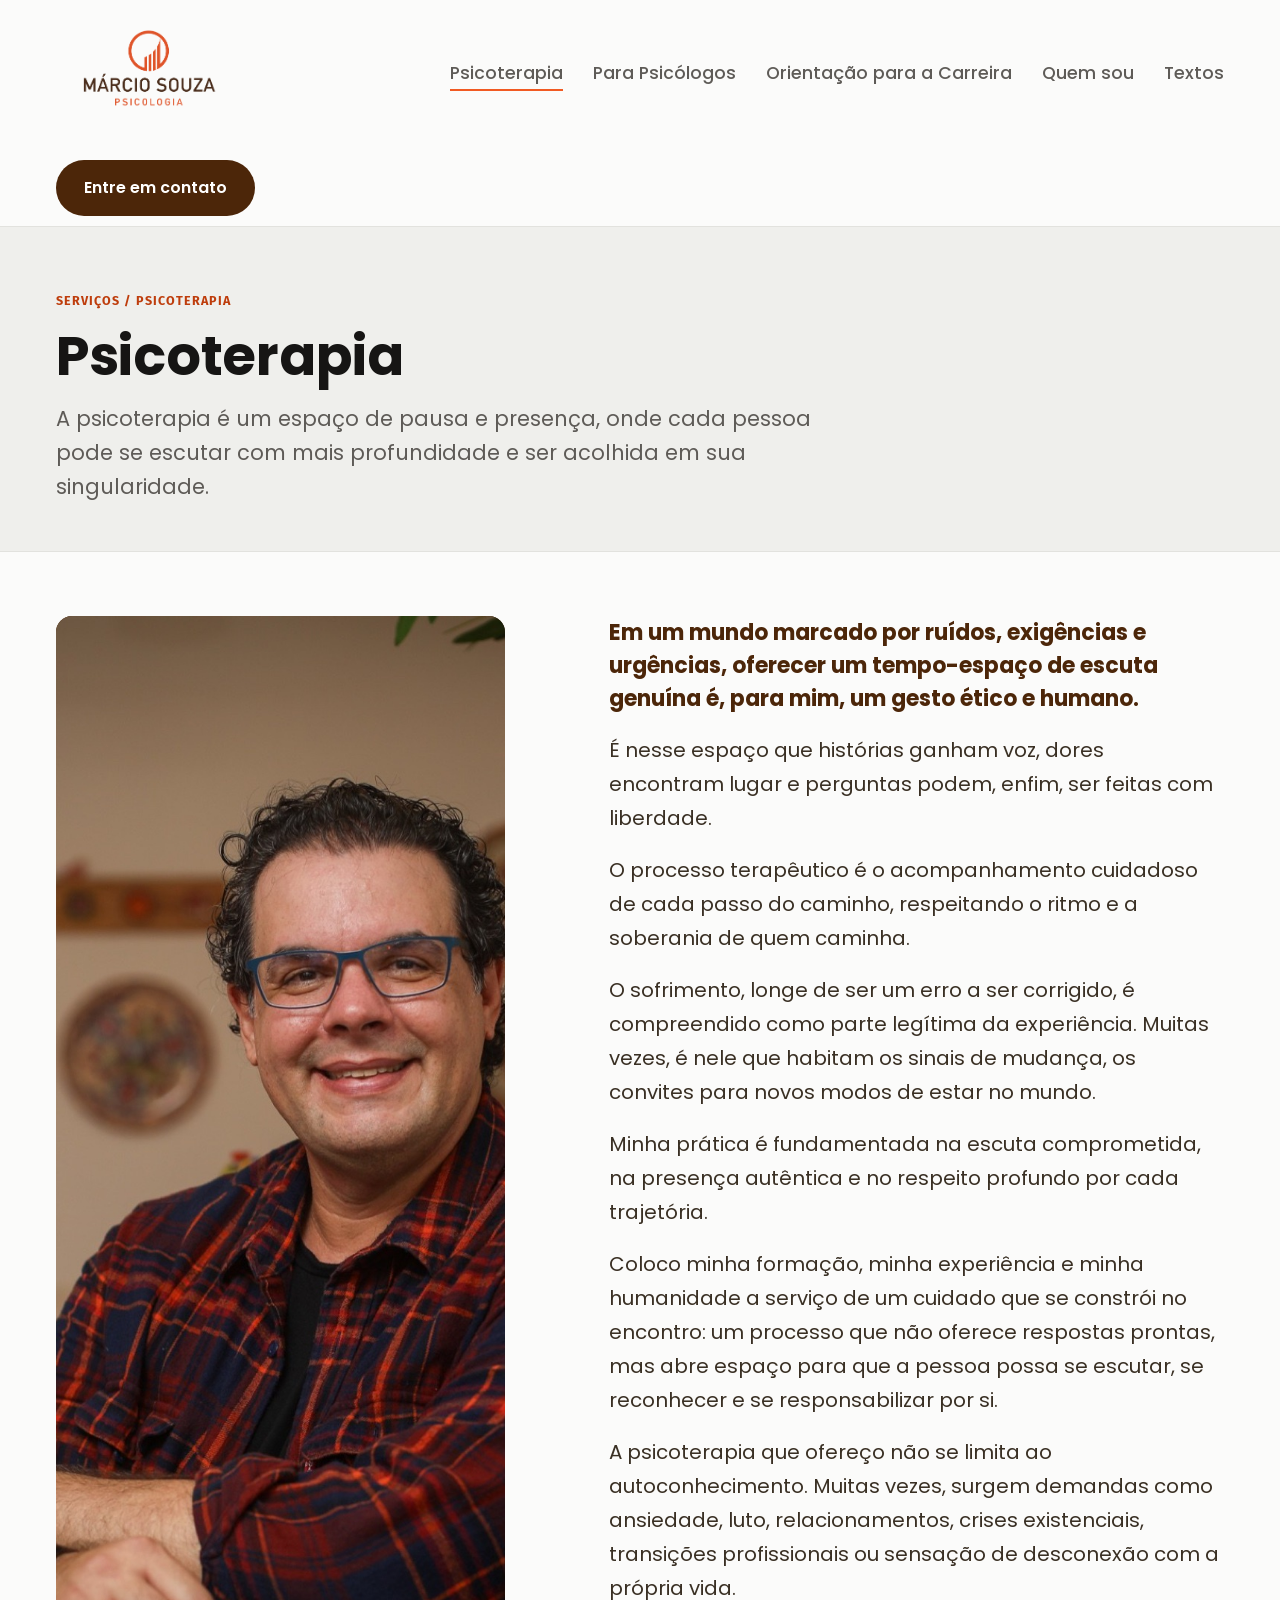
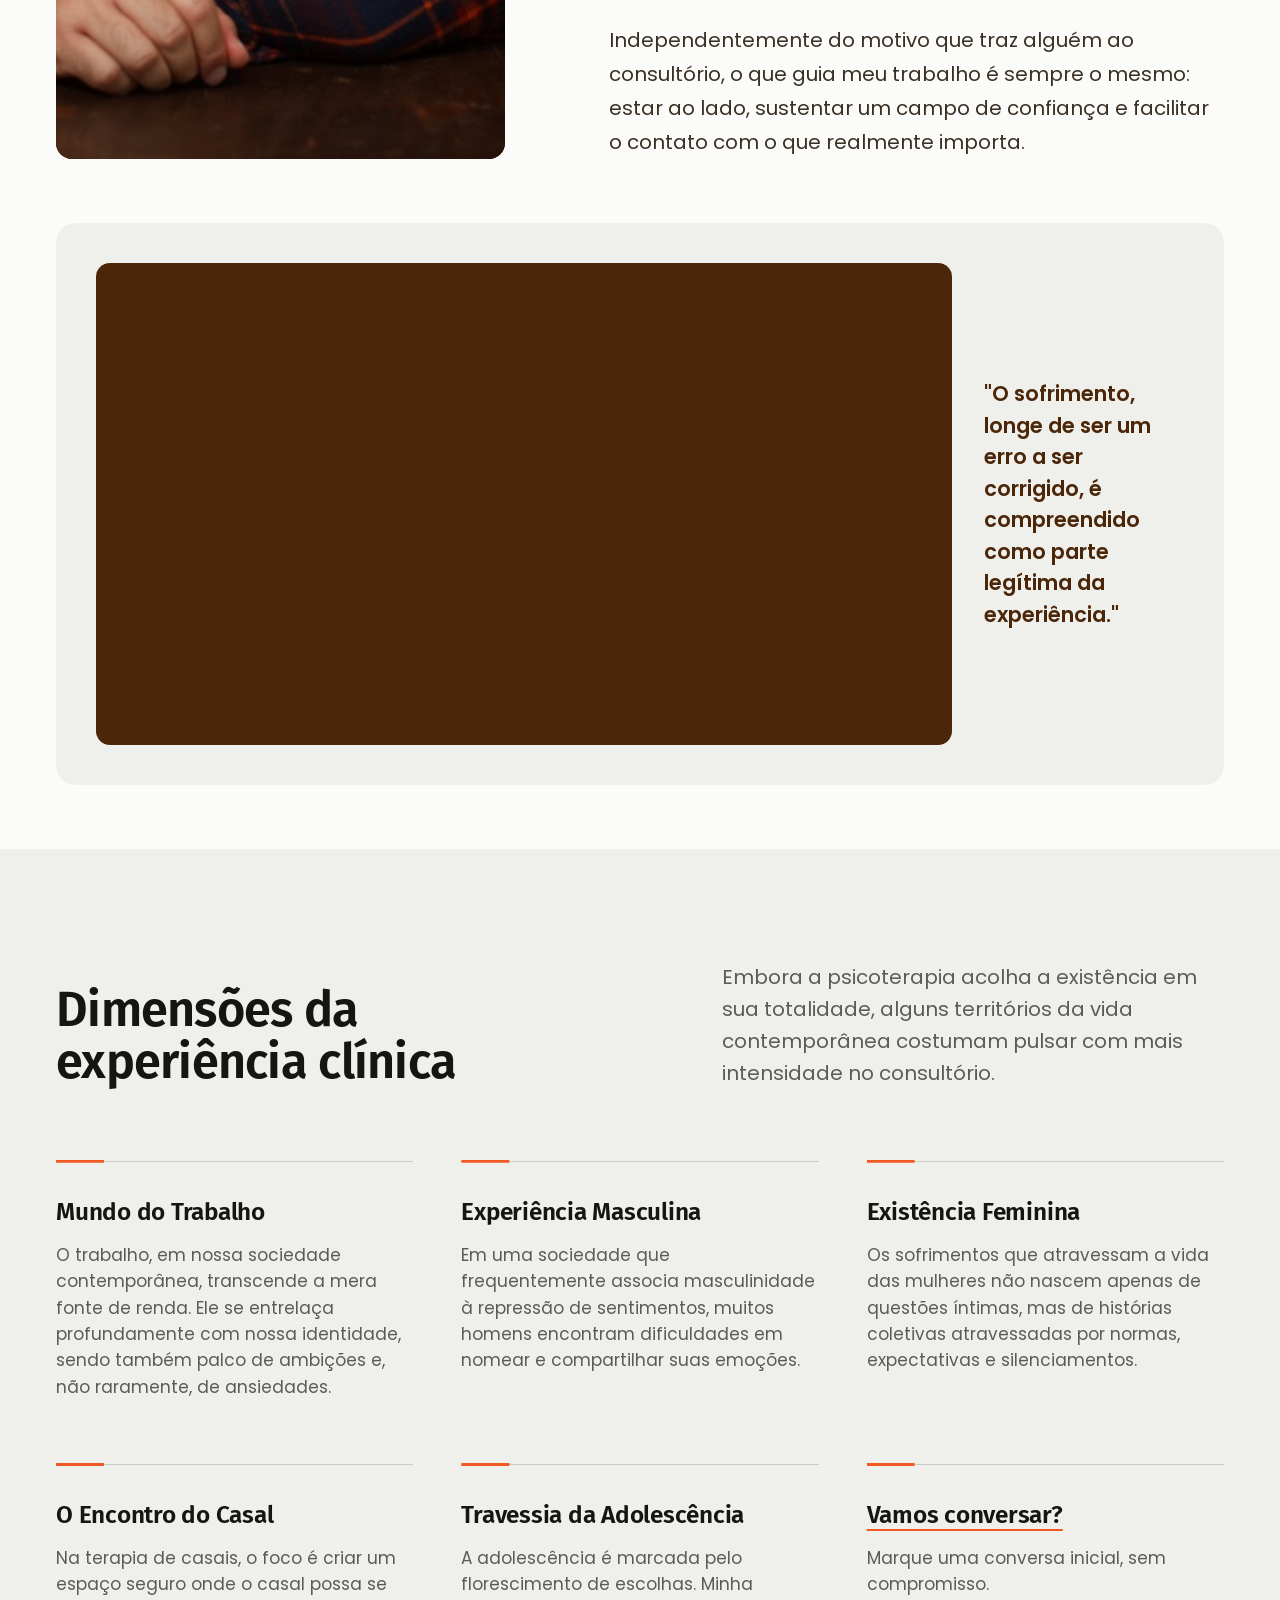
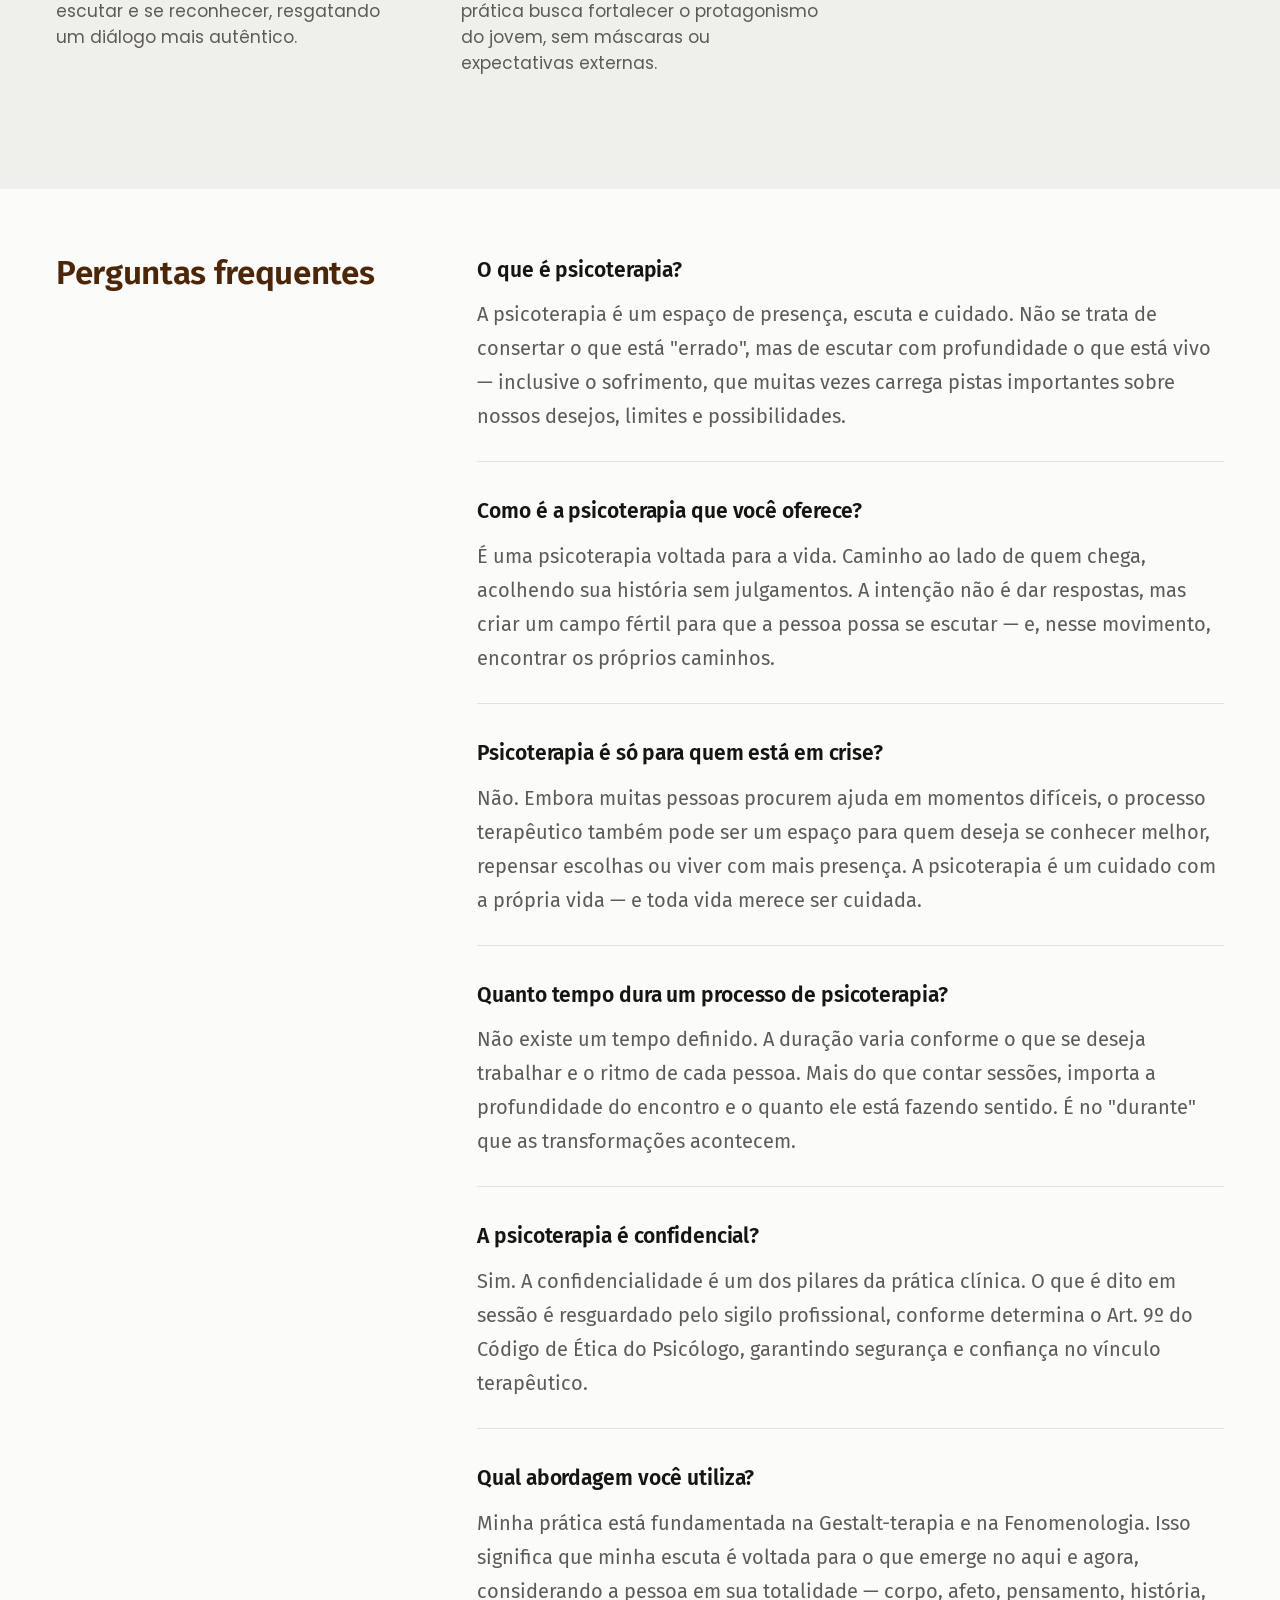
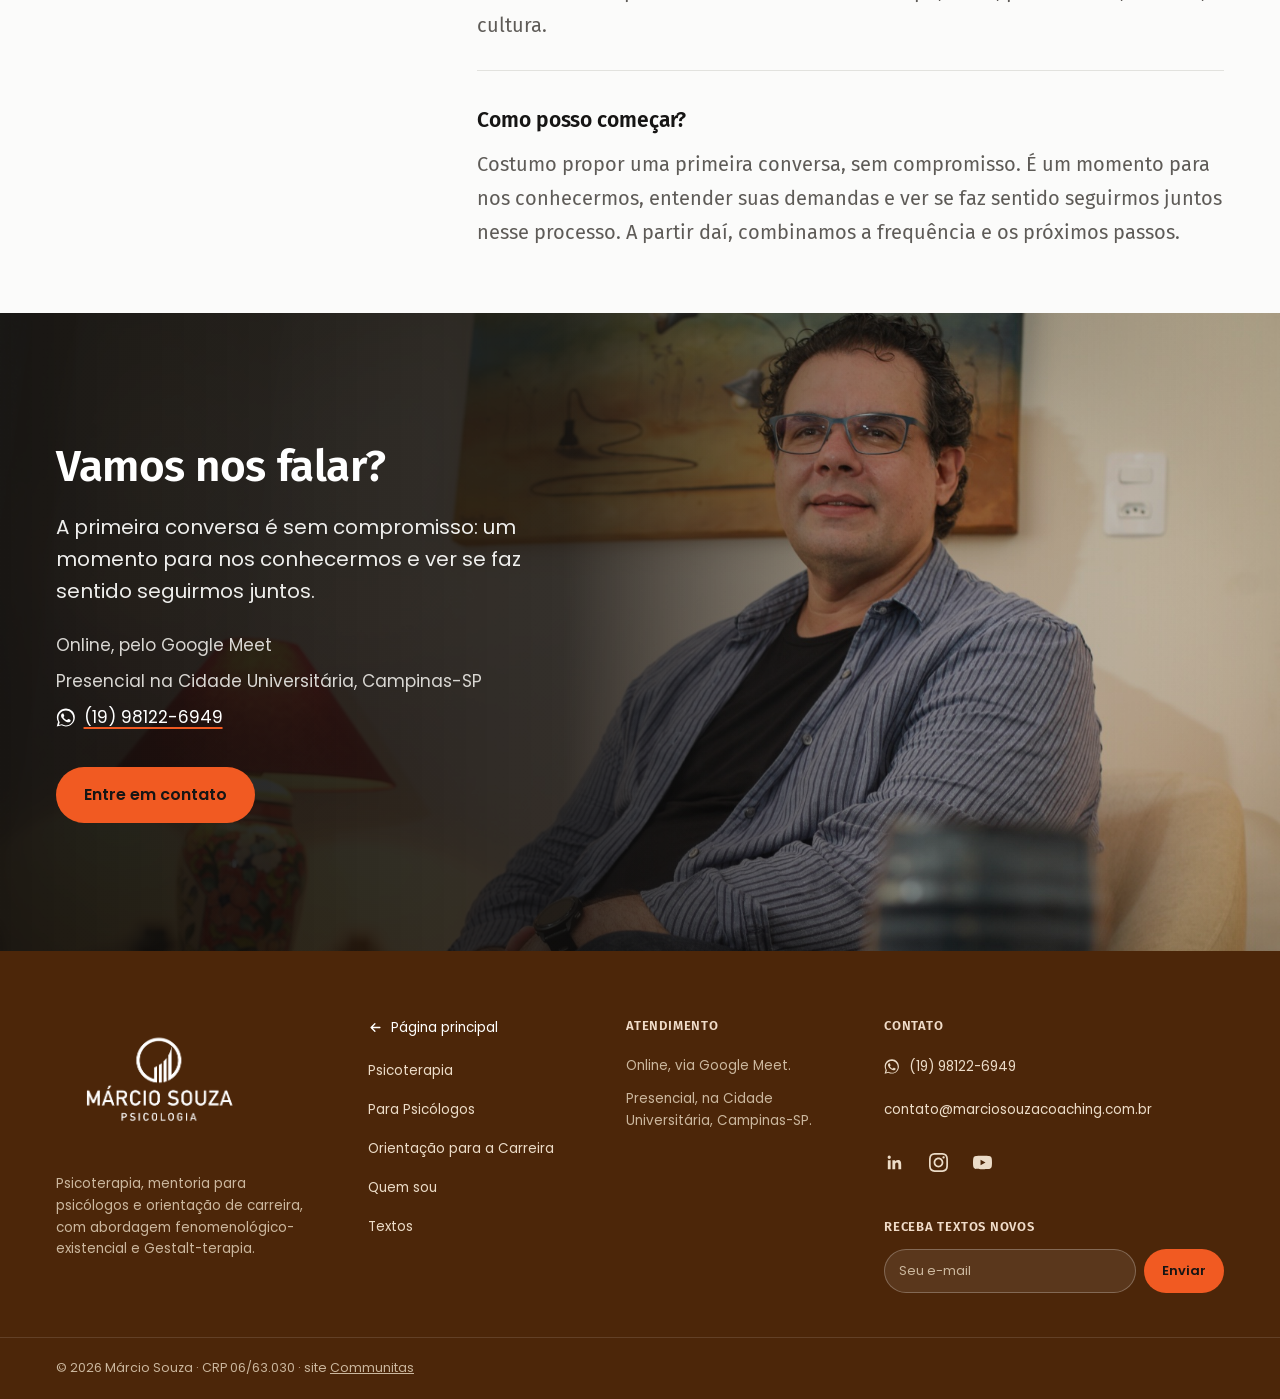
<file: psicoterapia.html>
<!doctype html>
<html lang="pt-BR">
<head>
<meta charset="utf-8">
<meta name="viewport" content="width=device-width, initial-scale=1">
<meta name="robots" content="noindex, nofollow"><!-- PRE-PRODUCAO: remover esta linha ao publicar no domínio do cliente -->
<title>Psicoterapia — Márcio Souza</title>
<meta name="description" content="Psicoterapia como espaço de pausa e presença, com abordagem fenomenológico-existencial e Gestalt-terapia. Atendimento online e presencial na Cidade Universitária, Campinas-SP.">
<link rel="preconnect" href="https://fonts.googleapis.com">
<link rel="preconnect" href="https://fonts.gstatic.com" crossorigin>
<link rel="stylesheet" href="https://fonts.googleapis.com/css2?family=Poppins:wght@400;500;600;700&family=Fira+Sans:wght@400;500;600;700&display=swap">
<link rel="icon" href="assets/logo.svg" type="image/svg+xml">
<link rel="stylesheet" href="assets/styles.css?v=31">
</head>
<body>
<a class="pular" href="#conteudo">Pular para o conteúdo</a>

<nav class="nav light">
  <div class="wrap nav-inner">
    <a href="index.html" class="brand">
      <img src="assets/logo-full.png" alt="Márcio Souza Psicologia">
    </a>
    <div class="nav-links">
      <a href="psicoterapia.html" class="ativo" aria-current="page">Psicoterapia</a>
      <a href="mentoria-supervisao.html">Para Psicólogos</a>
      <a href="orientacao-carreira.html">Orientação para a Carreira</a>
      <a href="quem-sou.html">Quem sou</a>
      <a href="blog.html">Textos</a>
    </div>
    <details class="nav-mobile">
        <summary>Menu</summary>
        <div class="nav-mobile-panel">
          <a href="psicoterapia.html" class="ativo" aria-current="page">Psicoterapia</a>
          <a href="mentoria-supervisao.html">Para Psicólogos</a>
          <a href="orientacao-carreira.html">Orientação para a Carreira</a>
          <a href="quem-sou.html">Quem sou</a>
          <a href="blog.html">Textos</a>
          <a href="contato.html">Entre em contato</a>
        </div>
      </details>
    <a href="contato.html" class="btn marrom">Entre em contato</a>
  </div>
</nav>
<main id="conteudo">

<header class="page-header">
  <div class="wrap">
    <div class="eyebrow" style="color:var(--laranja)">Serviços / Psicoterapia</div>
    <h1>Psicoterapia</h1>
    <p>A psicoterapia é um espaço de pausa e presença, onde cada pessoa pode se escutar com mais profundidade e ser acolhida em sua singularidade.</p>
  </div>
</header>

<section class="corpo">
  <div class="wrap intro-grid">
    <div class="intro-foto"><img src="assets/hero.jpg" alt="Márcio Souza" style="object-position:62% 18%"></div>
    <div class="texto">
      <p class="lead">Em um mundo marcado por ruídos, exigências e urgências, oferecer um tempo-espaço de escuta genuína é, para mim, um gesto ético e humano.</p>
      <p>É nesse espaço que histórias ganham voz, dores encontram lugar e perguntas podem, enfim, ser feitas com liberdade.</p>
      <p>O processo terapêutico é o acompanhamento cuidadoso de cada passo do caminho, respeitando o ritmo e a soberania de quem caminha.</p>
      <p>O sofrimento, longe de ser um erro a ser corrigido, é compreendido como parte legítima da experiência. Muitas vezes, é nele que habitam os sinais de mudança, os convites para novos modos de estar no mundo.</p>
      <p>Minha prática é fundamentada na escuta comprometida, na presença autêntica e no respeito profundo por cada trajetória.</p>
      <p>Coloco minha formação, minha experiência e minha humanidade a serviço de um cuidado que se constrói no encontro: um processo que não oferece respostas prontas, mas abre espaço para que a pessoa possa se escutar, se reconhecer e se responsabilizar por si.</p>
      <p>A psicoterapia que ofereço não se limita ao autoconhecimento. Muitas vezes, surgem demandas como ansiedade, luto, relacionamentos, crises existenciais, transições profissionais ou sensação de desconexão com a própria vida.</p>
      <p>Independentemente do motivo que traz alguém ao consultório, o que guia meu trabalho é sempre o mesmo: estar ao lado, sustentar um campo de confiança e facilitar o contato com o que realmente importa.</p>
    </div>
  </div>
</section>

<section class="corpo" style="padding-top:0">
  <div class="wrap">
    <div class="video-lado">
      <div class="video-embed">
        <iframe src="https://www.youtube.com/embed/dpu7GvTIbrM" title="O que é Psicoterapia | Fenomenologia Existencial e Gestalt-terapia" loading="lazy" allow="accelerometer; autoplay; clipboard-write; encrypted-media; gyroscope; picture-in-picture; web-share" allowfullscreen></iframe>
      </div>
      <p class="video-frase">"O sofrimento, longe de ser um erro a ser corrigido, é compreendido como parte legítima da experiência."</p>
    </div>
  </div>
</section>

<section class="dimensoes" style="background:var(--bege)">
  <div class="wrap">
    <div class="dimensoes-head">
      <h2>Dimensões da experiência clínica</h2>
      <p>Embora a psicoterapia acolha a existência em sua totalidade, alguns territórios da vida contemporânea costumam pulsar com mais intensidade no consultório.</p>
    </div>
    <div class="temas-grid compacto">
      <div class="tema-bloco c1">
        <h3>Mundo do Trabalho</h3>
        <p>O trabalho, em nossa sociedade contemporânea, transcende a mera fonte de renda. Ele se entrelaça profundamente com nossa identidade, sendo também palco de ambições e, não raramente, de ansiedades.</p>
      </div>
      <div class="tema-bloco c2">
        <h3>Experiência Masculina</h3>
        <p>Em uma sociedade que frequentemente associa masculinidade à repressão de sentimentos, muitos homens encontram dificuldades em nomear e compartilhar suas emoções.</p>
      </div>
      <div class="tema-bloco c3">
        <h3>Existência Feminina</h3>
        <p>Os sofrimentos que atravessam a vida das mulheres não nascem apenas de questões íntimas, mas de histórias coletivas atravessadas por normas, expectativas e silenciamentos.</p>
      </div>
      <div class="tema-bloco c4">
        <h3>O Encontro do Casal</h3>
        <p>Na terapia de casais, o foco é criar um espaço seguro onde o casal possa se escutar e se reconhecer, resgatando um diálogo mais autêntico.</p>
      </div>
      <div class="tema-bloco c5">
        <h3>Travessia da Adolescência</h3>
        <p>A adolescência é marcada pelo florescimento de escolhas. Minha prática busca fortalecer o protagonismo do jovem, sem máscaras ou expectativas externas.</p>
      </div>
      <a href="contato.html" class="tema-bloco cta">
        <h3>Vamos conversar?</h3>
        <p>Marque uma conversa inicial, sem compromisso.</p>
      </a>
    </div>
  </div>
</section>

<section class="corpo">
  <div class="wrap faq-grid">
    <div class="faq-head"><h2>Perguntas frequentes</h2></div>
    <div class="faq-list">
      <div class="faq-entry">
        <h3>O que é psicoterapia?</h3>
        <p>A psicoterapia é um espaço de presença, escuta e cuidado. Não se trata de consertar o que está "errado", mas de escutar com profundidade o que está vivo — inclusive o sofrimento, que muitas vezes carrega pistas importantes sobre nossos desejos, limites e possibilidades.</p>
      </div>
      <div class="faq-entry">
        <h3>Como é a psicoterapia que você oferece?</h3>
        <p>É uma psicoterapia voltada para a vida. Caminho ao lado de quem chega, acolhendo sua história sem julgamentos. A intenção não é dar respostas, mas criar um campo fértil para que a pessoa possa se escutar — e, nesse movimento, encontrar os próprios caminhos.</p>
      </div>
      <div class="faq-entry">
        <h3>Psicoterapia é só para quem está em crise?</h3>
        <p>Não. Embora muitas pessoas procurem ajuda em momentos difíceis, o processo terapêutico também pode ser um espaço para quem deseja se conhecer melhor, repensar escolhas ou viver com mais presença. A psicoterapia é um cuidado com a própria vida — e toda vida merece ser cuidada.</p>
      </div>
      <div class="faq-entry">
        <h3>Quanto tempo dura um processo de psicoterapia?</h3>
        <p>Não existe um tempo definido. A duração varia conforme o que se deseja trabalhar e o ritmo de cada pessoa. Mais do que contar sessões, importa a profundidade do encontro e o quanto ele está fazendo sentido. É no "durante" que as transformações acontecem.</p>
      </div>
      <div class="faq-entry">
        <h3>A psicoterapia é confidencial?</h3>
        <p>Sim. A confidencialidade é um dos pilares da prática clínica. O que é dito em sessão é resguardado pelo sigilo profissional, conforme determina o Art. 9º do Código de Ética do Psicólogo, garantindo segurança e confiança no vínculo terapêutico.</p>
      </div>
      <div class="faq-entry">
        <h3>Qual abordagem você utiliza?</h3>
        <p>Minha prática está fundamentada na Gestalt-terapia e na Fenomenologia. Isso significa que minha escuta é voltada para o que emerge no aqui e agora, considerando a pessoa em sua totalidade — corpo, afeto, pensamento, história, cultura.</p>
      </div>
      <div class="faq-entry">
        <h3>Como posso começar?</h3>
        <p>Costumo propor uma primeira conversa, sem compromisso. É um momento para nos conhecermos, entender suas demandas e ver se faz sentido seguirmos juntos nesse processo. A partir daí, combinamos a frequência e os próximos passos.</p>
      </div>
    </div>
  </div>
</section>

<section class="contato" id="contato">
  <div class="wrap">
    <h2>Vamos nos falar?</h2>
    <p class="contato-sub">A primeira conversa é sem compromisso: um momento para nos conhecermos e ver se faz sentido seguirmos juntos.</p>
    <ul class="contato-fatos">
      <li>Online, pelo Google Meet</li>
      <li>Presencial na Cidade Universitária, Campinas-SP</li>
      <li><a href="https://wa.me/5519981226949?text=Ol%C3%A1%2C%20M%C3%A1rcio!%20Vi%20seu%20site%20e%20gostaria%20de%20uma%20primeira%20conversa." class="zap" target="_blank" rel="noopener" aria-label="Conversar pelo WhatsApp, (19) 98122-6949"><svg class="zap-ico" viewBox="0 0 24 24" fill="currentColor" aria-hidden="true"><path d="M17.47 14.38c-.3-.15-1.76-.87-2.03-.97-.27-.1-.47-.15-.67.15-.2.3-.77.97-.94 1.17-.17.2-.35.22-.65.07-.3-.15-1.26-.46-2.4-1.48-.89-.79-1.49-1.77-1.66-2.07-.17-.3-.02-.46.13-.61.13-.13.3-.35.45-.52.15-.17.2-.3.3-.5.1-.2.05-.37-.02-.52-.08-.15-.67-1.62-.92-2.22-.24-.58-.49-.5-.67-.51h-.57c-.2 0-.52.07-.8.37-.27.3-1.04 1.02-1.04 2.48 0 1.46 1.07 2.88 1.22 3.08.15.2 2.1 3.2 5.08 4.49.71.31 1.26.49 1.69.63.71.23 1.36.2 1.87.12.57-.08 1.76-.72 2-1.41.25-.69.25-1.29.17-1.41-.07-.12-.27-.2-.57-.35zM12.05 21.5h-.01a9.45 9.45 0 0 1-4.82-1.32l-.35-.2-3.58.94.96-3.49-.22-.36a9.44 9.44 0 0 1-1.45-5.03c0-5.21 4.25-9.45 9.47-9.45 2.53 0 4.9.99 6.69 2.77a9.4 9.4 0 0 1 2.77 6.69c0 5.21-4.25 9.45-9.46 9.45zM20.52 3.45A11.34 11.34 0 0 0 12.05 0C5.78 0 .68 5.1.68 11.37c0 2 .52 3.95 1.52 5.67L.57 22.99l6.1-1.6a11.36 11.36 0 0 0 5.37 1.37h.01c6.27 0 11.37-5.1 11.37-11.37 0-3.04-1.18-5.9-3.33-8.05z" transform="translate(.4 .5) scale(.97)"/></svg>(19) 98122-6949</a></li>
    </ul>
    <a href="contato.html" class="btn">Entre em contato</a>
  </div>
</section>

</main>

<footer>
  <div class="wrap footer-grid">
    <div class="footer-col">
      <a href="index.html" class="brand" style="margin-bottom:14px"><img src="assets/logo-full-white.png" alt="Márcio Souza Psicologia"></a>
      <p>Psicoterapia, mentoria para psicólogos e orientação de carreira, com abordagem fenomenológico-existencial e Gestalt-terapia.</p>
    </div>
    <div class="footer-col">
      <ul>
        <li><a href="index.html" class="voltar"><svg viewBox="0 0 24 24" fill="none" stroke="currentColor" stroke-width="2.2" stroke-linecap="round" stroke-linejoin="round" aria-hidden="true"><path d="M19 12H5M11 6l-6 6 6 6"/></svg>Página principal</a></li>
        <li><a href="psicoterapia.html">Psicoterapia</a></li>
        <li><a href="mentoria-supervisao.html">Para Psicólogos</a></li>
        <li><a href="orientacao-carreira.html">Orientação para a Carreira</a></li>
        <li><a href="quem-sou.html">Quem sou</a></li>
        <li><a href="blog.html">Textos</a></li>
      </ul>
    </div>
    <div class="footer-col">
      <h4>Atendimento</h4>
      <ul>
        <li>Online, via Google Meet.</li>
        <li>Presencial, na Cidade Universitária, Campinas-SP.</li>
      </ul>
    </div>
    <div class="footer-col">
      <h4>Contato</h4>
      <ul>
        <li><a href="https://wa.me/5519981226949?text=Ol%C3%A1%2C%20M%C3%A1rcio!%20Vi%20seu%20site%20e%20gostaria%20de%20uma%20primeira%20conversa." class="zap" target="_blank" rel="noopener" aria-label="Conversar pelo WhatsApp, (19) 98122-6949"><svg class="zap-ico" viewBox="0 0 24 24" fill="currentColor" aria-hidden="true"><path d="M17.47 14.38c-.3-.15-1.76-.87-2.03-.97-.27-.1-.47-.15-.67.15-.2.3-.77.97-.94 1.17-.17.2-.35.22-.65.07-.3-.15-1.26-.46-2.4-1.48-.89-.79-1.49-1.77-1.66-2.07-.17-.3-.02-.46.13-.61.13-.13.3-.35.45-.52.15-.17.2-.3.3-.5.1-.2.05-.37-.02-.52-.08-.15-.67-1.62-.92-2.22-.24-.58-.49-.5-.67-.51h-.57c-.2 0-.52.07-.8.37-.27.3-1.04 1.02-1.04 2.48 0 1.46 1.07 2.88 1.22 3.08.15.2 2.1 3.2 5.08 4.49.71.31 1.26.49 1.69.63.71.23 1.36.2 1.87.12.57-.08 1.76-.72 2-1.41.25-.69.25-1.29.17-1.41-.07-.12-.27-.2-.57-.35zM12.05 21.5h-.01a9.45 9.45 0 0 1-4.82-1.32l-.35-.2-3.58.94.96-3.49-.22-.36a9.44 9.44 0 0 1-1.45-5.03c0-5.21 4.25-9.45 9.47-9.45 2.53 0 4.9.99 6.69 2.77a9.4 9.4 0 0 1 2.77 6.69c0 5.21-4.25 9.45-9.46 9.45zM20.52 3.45A11.34 11.34 0 0 0 12.05 0C5.78 0 .68 5.1.68 11.37c0 2 .52 3.95 1.52 5.67L.57 22.99l6.1-1.6a11.36 11.36 0 0 0 5.37 1.37h.01c6.27 0 11.37-5.1 11.37-11.37 0-3.04-1.18-5.9-3.33-8.05z" transform="translate(.4 .5) scale(.97)"/></svg>(19) 98122-6949</a></li>
        <li><a href="mailto:contato@marciosouzacoaching.com.br">contato@marciosouzacoaching.com.br</a></li>
      </ul>
      <div class="footer-social">
        <a href="https://www.linkedin.com/" aria-label="LinkedIn" target="_blank" rel="noopener"><svg viewBox="0 0 24 24" fill="currentColor"><path d="M20.447 20.452h-3.554v-5.569c0-1.328-.027-3.037-1.852-3.037-1.853 0-2.136 1.445-2.136 2.939v5.667H9.351V9h3.414v1.561h.046c.477-.9 1.637-1.85 3.37-1.85 3.601 0 4.267 2.37 4.267 5.455v6.286zM5.337 7.433a2.062 2.062 0 1 1 0-4.124 2.062 2.062 0 0 1 0 4.124zM7.114 20.452H3.558V9h3.556v11.452z"/></svg></a>
        <a href="https://www.instagram.com/marciosouzacoaching/" aria-label="Instagram" target="_blank" rel="noopener"><svg viewBox="0 0 24 24" fill="currentColor"><path d="M12 2.163c3.204 0 3.584.012 4.85.07 3.252.148 4.771 1.691 4.919 4.919.058 1.265.069 1.645.069 4.849 0 3.205-.012 3.584-.069 4.849-.149 3.225-1.664 4.771-4.919 4.919-1.266.058-1.644.07-4.85.07-3.204 0-3.584-.012-4.849-.07-3.26-.149-4.771-1.699-4.919-4.92-.058-1.265-.07-1.644-.07-4.849 0-3.204.013-3.583.07-4.849.149-3.227 1.664-4.771 4.919-4.919 1.266-.057 1.645-.069 4.849-.069zm0-2.163c-3.259 0-3.667.014-4.947.072-4.358.2-6.78 2.618-6.98 6.98-.059 1.281-.073 1.689-.073 4.948 0 3.259.014 3.668.072 4.948.2 4.358 2.618 6.78 6.98 6.98 1.281.058 1.689.072 4.948.072 3.259 0 3.668-.014 4.948-.072 4.354-.2 6.782-2.618 6.979-6.98.059-1.28.073-1.689.073-4.948 0-3.259-.014-3.667-.072-4.947-.196-4.354-2.617-6.78-6.979-6.98-1.281-.059-1.69-.073-4.949-.073zm0 5.838c-3.403 0-6.162 2.759-6.162 6.162s2.759 6.163 6.162 6.163 6.162-2.759 6.162-6.163c0-3.403-2.759-6.162-6.162-6.162zm0 10.162c-2.209 0-4-1.79-4-4 0-2.209 1.791-4 4-4s4 1.791 4 4c0 2.21-1.791 4-4 4zm6.406-11.845c-.796 0-1.441.645-1.441 1.44s.645 1.44 1.441 1.44c.795 0 1.439-.645 1.439-1.44s-.644-1.44-1.439-1.44z"/></svg></a>
        <a href="https://www.youtube.com/" aria-label="YouTube" target="_blank" rel="noopener"><svg viewBox="0 0 24 24" fill="currentColor"><path d="M23.498 6.186a3.016 3.016 0 0 0-2.122-2.136C19.505 3.545 12 3.545 12 3.545s-7.505 0-9.377.505A3.017 3.017 0 0 0 .502 6.186C0 8.07 0 12 0 12s0 3.93.502 5.814a3.016 3.016 0 0 0 2.122 2.136c1.871.505 9.376.505 9.376.505s7.505 0 9.377-.505a3.015 3.015 0 0 0 2.122-2.136C24 15.93 24 12 24 12s0-3.93-.502-5.814zM9.545 15.568V8.432L15.818 12l-6.273 3.568z"/></svg></a>
      </div>
      <div class="footer-news">
        <h4>Receba textos novos</h4>
        <form class="footer-form" action="https://us7.list-manage.com/subscribe/post?u=84190ef0e45dcddff74565dfb&amp;id=258427ed92" method="post" target="_blank">
          <label for="newsletter-email" class="sr-only" style="position:absolute;width:1px;height:1px;overflow:hidden;clip:rect(0,0,0,0)">E-mail</label>
          <input id="newsletter-email" type="email" name="EMAIL" placeholder="Seu e-mail" required>
          <div aria-hidden="true" style="position:absolute;left:-5000px" tabindex="-1"><input type="text" name="b_84190ef0e45dcddff74565dfb_258427ed92" tabindex="-1" value=""></div>
          <button type="submit" name="subscribe">Enviar</button>
        </form>
      </div>
    </div>
  </div>
  <div class="wrap footer-bottom">
    <div>© 2026 Márcio Souza · CRP 06/63.030 · site <a href="https://www.communitas.com.br/" target="_blank" rel="noopener" style="text-decoration:underline">Communitas</a></div>
  </div>
</footer>

<script src="assets/site.js"></script>
</body>
</html>
</file>
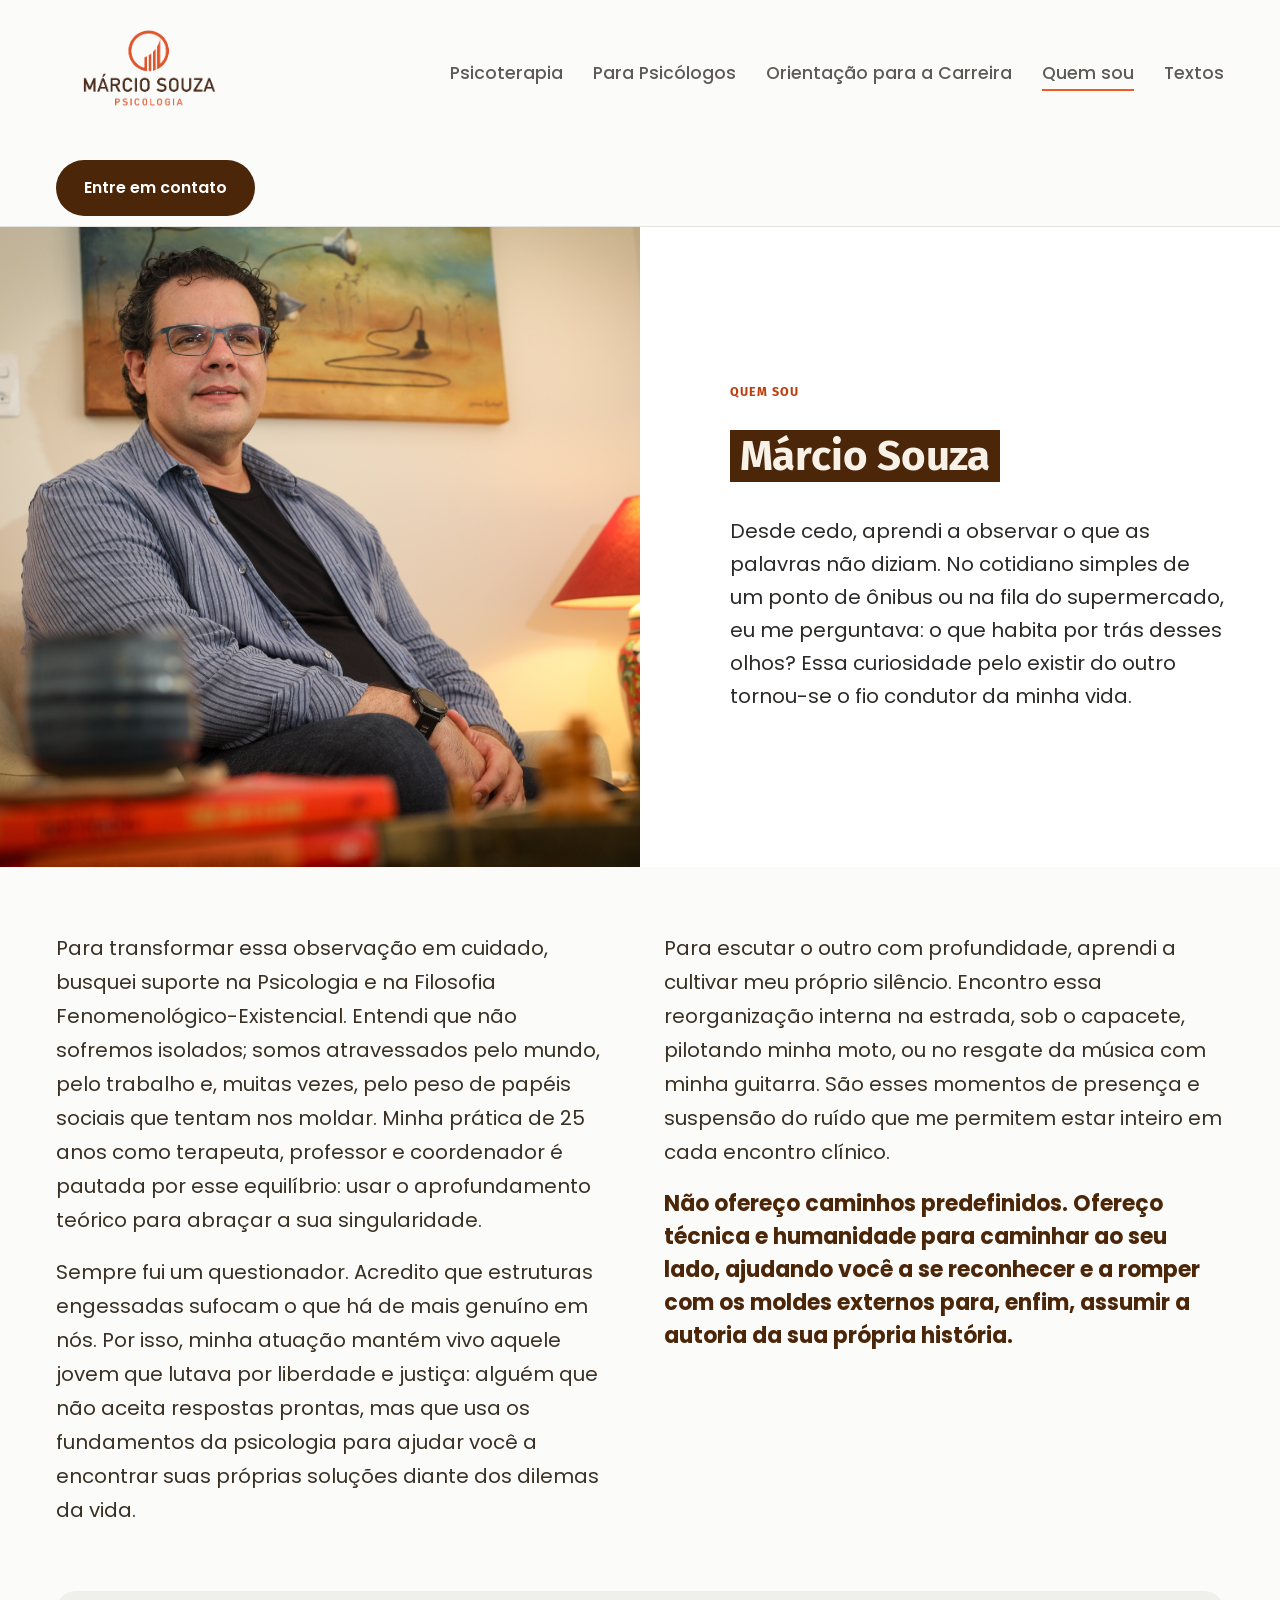
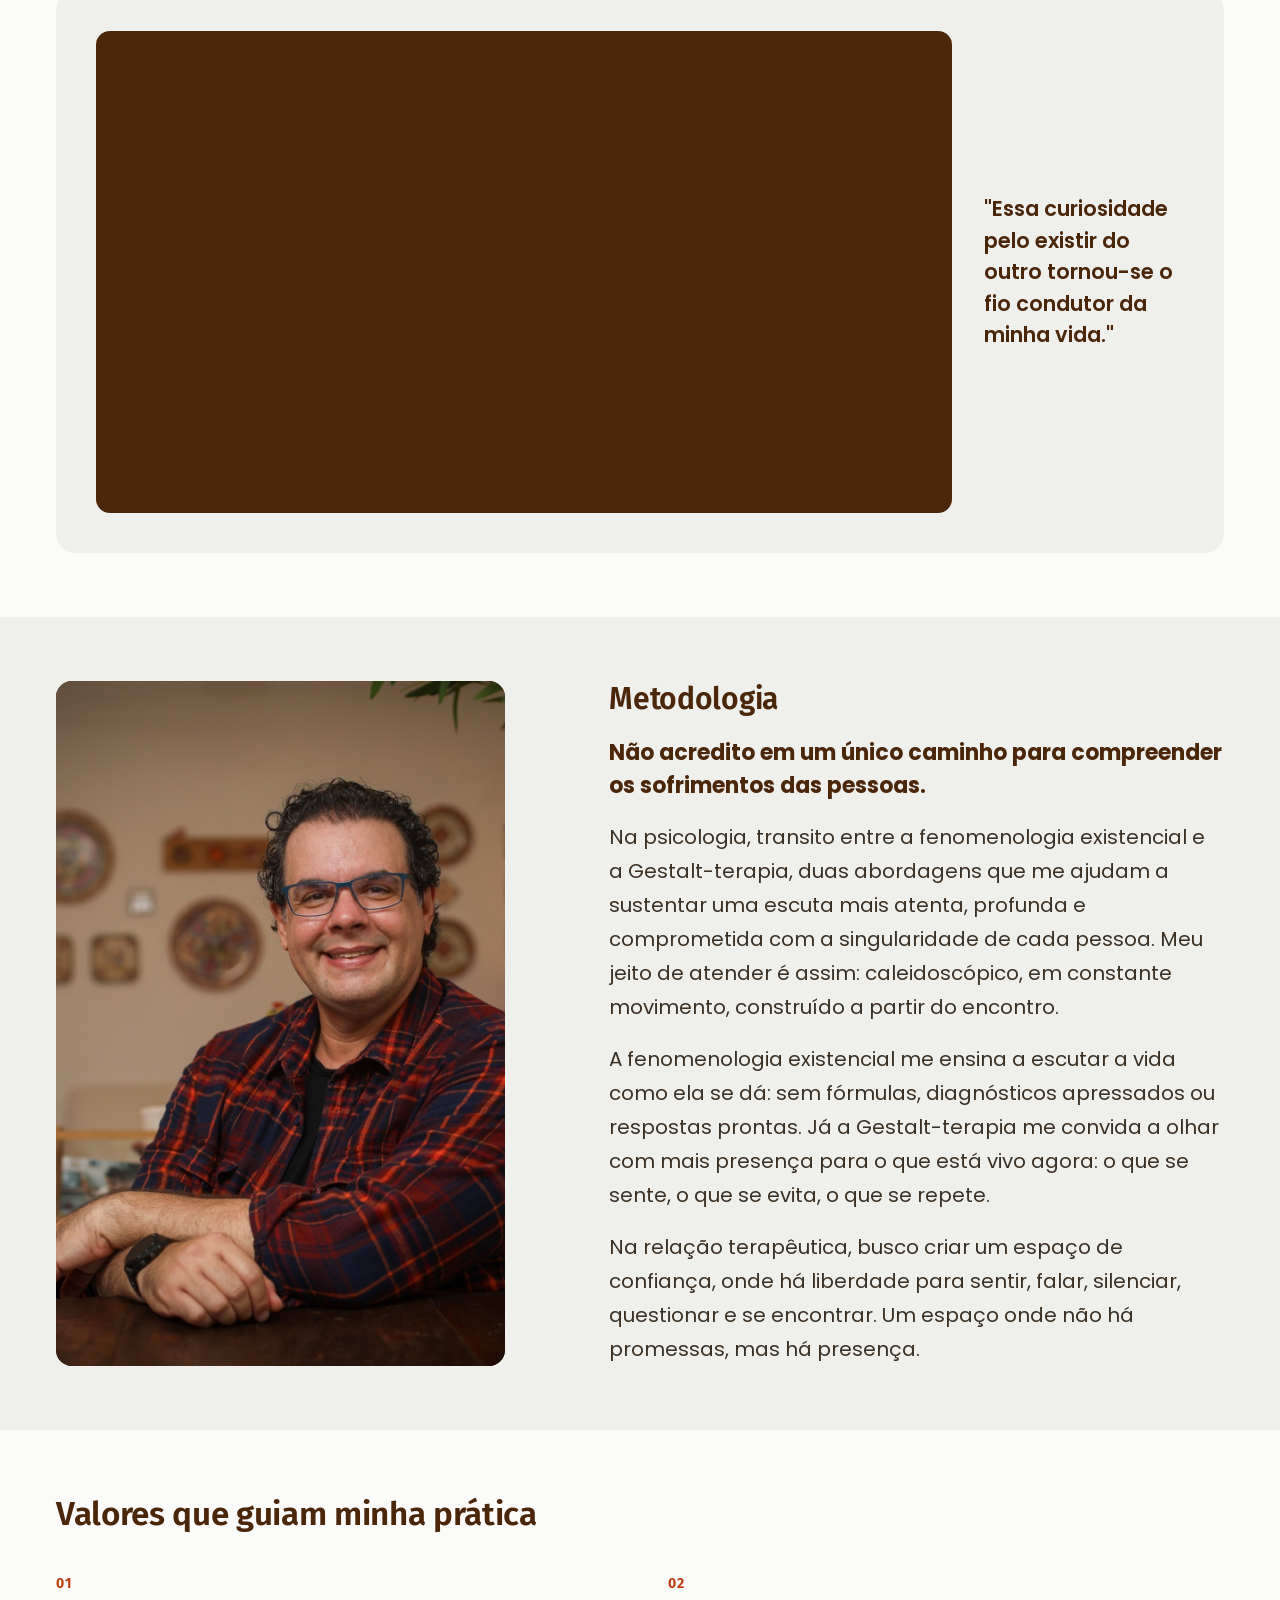
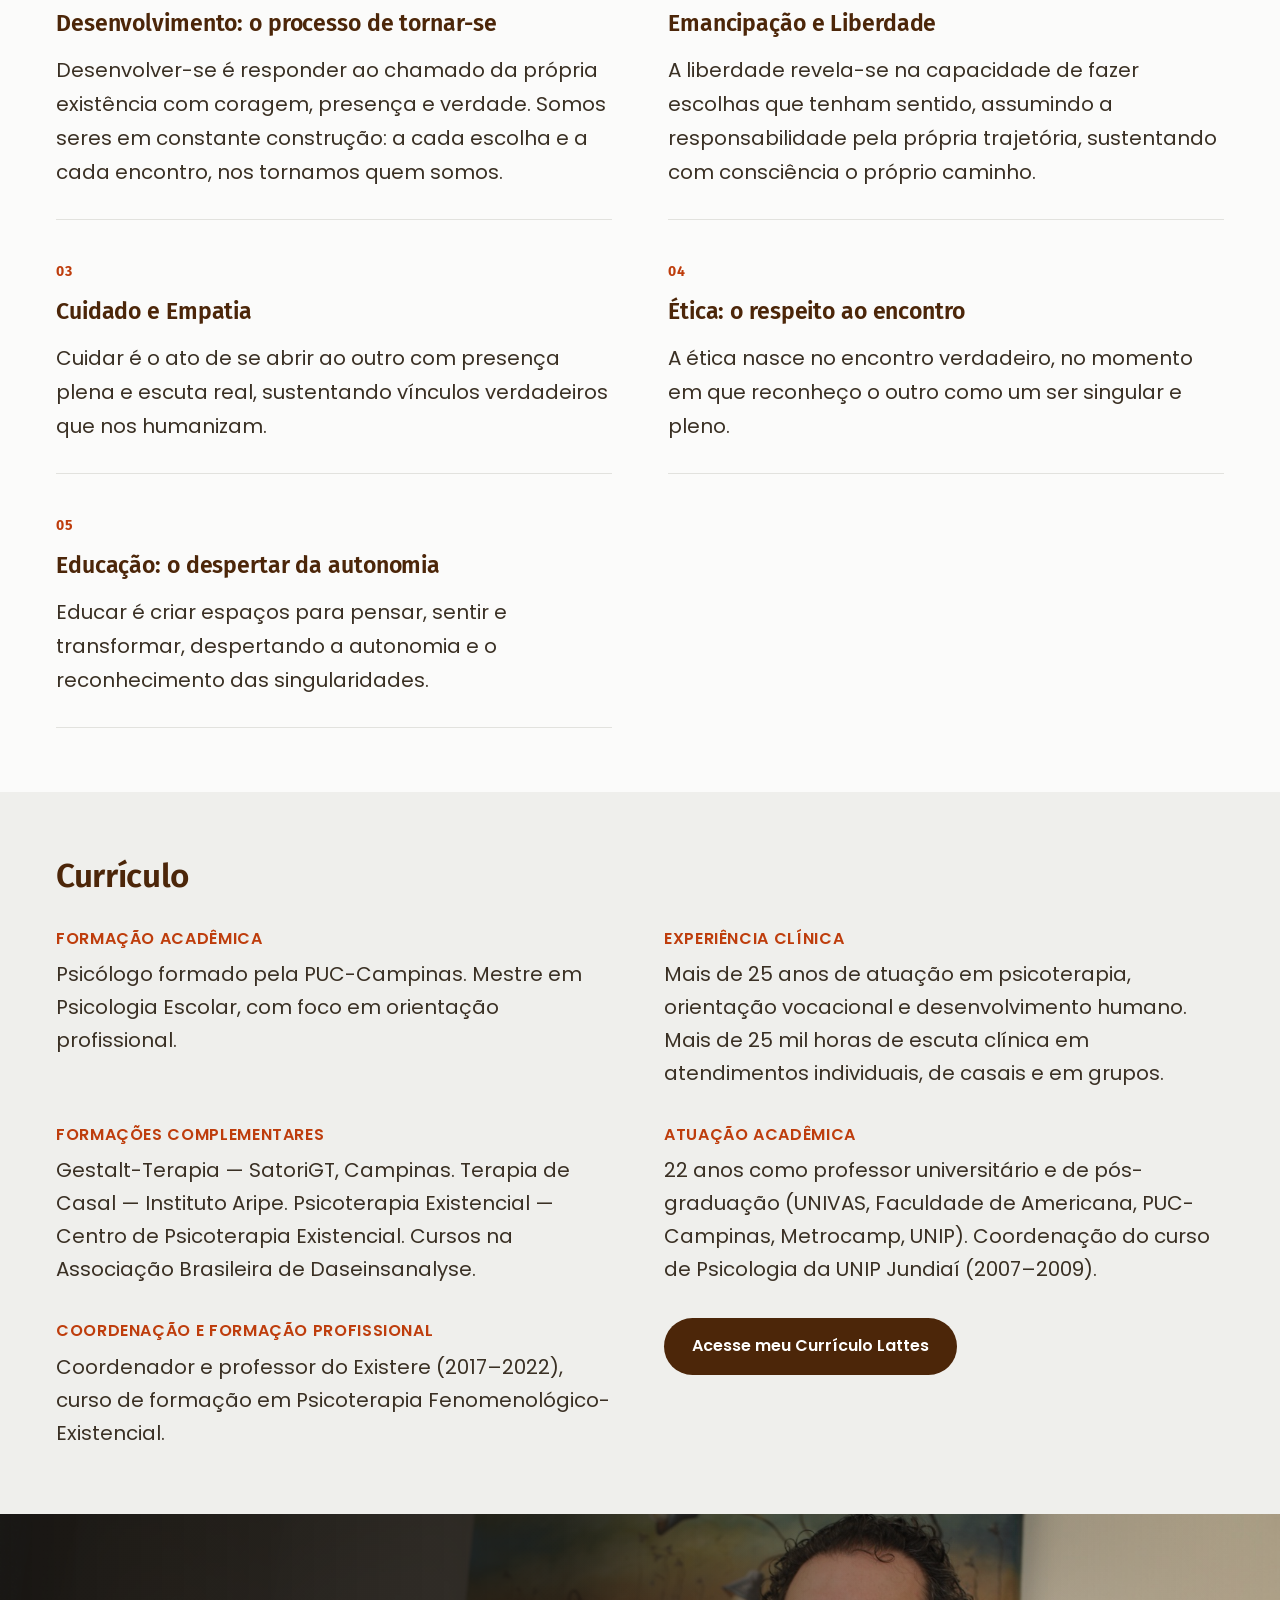
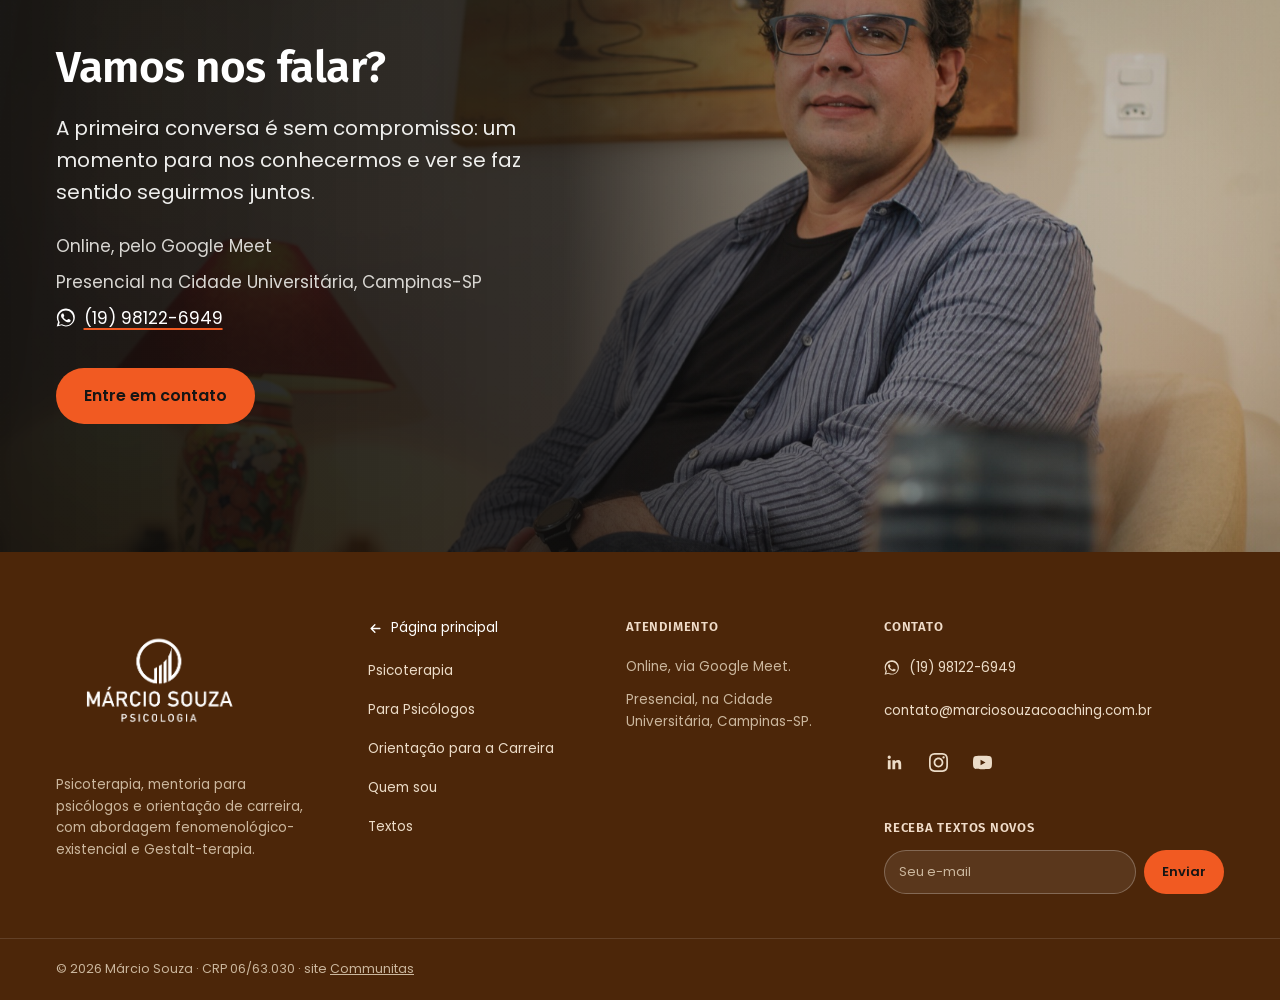
<file: quem-sou.html>
<!doctype html>
<html lang="pt-BR">
<head>
<meta charset="utf-8">
<meta name="viewport" content="width=device-width, initial-scale=1">
<meta name="robots" content="noindex, nofollow"><!-- PRE-PRODUCAO: remover esta linha ao publicar no domínio do cliente -->
<title>Quem sou — Márcio Souza</title>
<meta name="description" content="Trajetória de Márcio Souza: mais de 25 anos como psicoterapeuta, professor e coordenador, na Fenomenologia Existencial e na Gestalt-terapia.">
<link rel="preconnect" href="https://fonts.googleapis.com">
<link rel="preconnect" href="https://fonts.gstatic.com" crossorigin>
<link rel="stylesheet" href="https://fonts.googleapis.com/css2?family=Poppins:wght@400;500;600;700&family=Fira+Sans:wght@400;500;600;700&display=swap">
<link rel="icon" href="assets/logo.svg" type="image/svg+xml">
<link rel="stylesheet" href="assets/styles.css?v=31">
</head>
<body>
<a class="pular" href="#conteudo">Pular para o conteúdo</a>

<nav class="nav light">
  <div class="wrap nav-inner">
    <a href="index.html" class="brand">
      <img src="assets/logo-full.png" alt="Márcio Souza Psicologia">
    </a>
    <div class="nav-links">
      <a href="psicoterapia.html">Psicoterapia</a>
      <a href="mentoria-supervisao.html">Para Psicólogos</a>
      <a href="orientacao-carreira.html">Orientação para a Carreira</a>
      <a href="quem-sou.html" class="ativo" aria-current="page">Quem sou</a>
      <a href="blog.html">Textos</a>
    </div>
    <details class="nav-mobile">
        <summary>Menu</summary>
        <div class="nav-mobile-panel">
          <a href="psicoterapia.html">Psicoterapia</a>
          <a href="mentoria-supervisao.html">Para Psicólogos</a>
          <a href="orientacao-carreira.html">Orientação para a Carreira</a>
          <a href="quem-sou.html" class="ativo" aria-current="page">Quem sou</a>
          <a href="blog.html">Textos</a>
          <a href="contato.html">Entre em contato</a>
        </div>
      </details>
    <a href="contato.html" class="btn marrom">Entre em contato</a>
  </div>
</nav>
<main id="conteudo">

<section class="split" style="min-height:640px">
  <div class="split-foto"><img src="assets/central.jpg" alt="Márcio Souza em ambiente íntimo" style="object-position:35% 15%"></div>
  <div class="split-texto">
    <div class="eyebrow" style="color:var(--laranja)">Quem sou</div>
    <h1 style="font-size:clamp(30px,3.4vw,42px);margin-bottom:6px"><span class="hl">Márcio Souza</span></h1>
    <p style="font-size:20px;line-height:1.65;font-family:var(--font-corpo)">Desde cedo, aprendi a observar o que as palavras não diziam. No cotidiano simples de um ponto de ônibus ou na fila do supermercado, eu me perguntava: o que habita por trás desses olhos? Essa curiosidade pelo existir do outro tornou-se o fio condutor da minha vida.</p>
  </div>
</section>

<section class="corpo">
  <div class="wrap texto-2col">
    <div>
      <p>Para transformar essa observação em cuidado, busquei suporte na Psicologia e na Filosofia Fenomenológico-Existencial. Entendi que não sofremos isolados; somos atravessados pelo mundo, pelo trabalho e, muitas vezes, pelo peso de papéis sociais que tentam nos moldar. Minha prática de 25 anos como terapeuta, professor e coordenador é pautada por esse equilíbrio: usar o aprofundamento teórico para abraçar a sua singularidade.</p>
      <p>Sempre fui um questionador. Acredito que estruturas engessadas sufocam o que há de mais genuíno em nós. Por isso, minha atuação mantém vivo aquele jovem que lutava por liberdade e justiça: alguém que não aceita respostas prontas, mas que usa os fundamentos da psicologia para ajudar você a encontrar suas próprias soluções diante dos dilemas da vida.</p>
    </div>
    <div>
      <p>Para escutar o outro com profundidade, aprendi a cultivar meu próprio silêncio. Encontro essa reorganização interna na estrada, sob o capacete, pilotando minha moto, ou no resgate da música com minha guitarra. São esses momentos de presença e suspensão do ruído que me permitem estar inteiro em cada encontro clínico.</p>
      <p class="lead">Não ofereço caminhos predefinidos. Ofereço técnica e humanidade para caminhar ao seu lado, ajudando você a se reconhecer e a romper com os moldes externos para, enfim, assumir a autoria da sua própria história.</p>
    </div>
  </div>
</section>

<section class="corpo" style="padding-top:0">
  <div class="wrap">
    <div class="video-lado">
      <div class="video-embed">
        <iframe src="https://www.youtube.com/embed/qxGoqPjx6y0" title="Quem é Márcio Souza | Psicólogo, professor e 25 anos de escuta clínica" loading="lazy" allow="accelerometer; autoplay; clipboard-write; encrypted-media; gyroscope; picture-in-picture; web-share" allowfullscreen></iframe>
      </div>
      <p class="video-frase">"Essa curiosidade pelo existir do outro tornou-se o fio condutor da minha vida."</p>
    </div>
  </div>
</section>

<section class="corpo" style="background:var(--bege)">
  <div class="wrap intro-grid">
    <div class="intro-foto"><img loading="lazy" decoding="async" src="assets/hero.jpg" alt="Márcio Souza" style="object-position:62% 18%"></div>
    <div class="texto">
      <h2>Metodologia</h2>
      <p class="lead">Não acredito em um único caminho para compreender os sofrimentos das pessoas.</p>
      <p>Na psicologia, transito entre a fenomenologia existencial e a Gestalt-terapia, duas abordagens que me ajudam a sustentar uma escuta mais atenta, profunda e comprometida com a singularidade de cada pessoa. Meu jeito de atender é assim: caleidoscópico, em constante movimento, construído a partir do encontro.</p>
      <p>A fenomenologia existencial me ensina a escutar a vida como ela se dá: sem fórmulas, diagnósticos apressados ou respostas prontas. Já a Gestalt-terapia me convida a olhar com mais presença para o que está vivo agora: o que se sente, o que se evita, o que se repete.</p>
      <p>Na relação terapêutica, busco criar um espaço de confiança, onde há liberdade para sentir, falar, silenciar, questionar e se encontrar. Um espaço onde não há promessas, mas há presença.</p>
    </div>
  </div>
</section>

<section class="corpo">
  <div class="wrap">
    <h2 style="font-size:clamp(28px,2.6vw,36px);color:var(--marrom);margin-bottom:36px">Valores que guiam minha prática</h2>
    <div class="valores-grid">
      <div class="valor-entry"><span class="valor-num">01</span><h3>Desenvolvimento: o processo de tornar-se</h3><p>Desenvolver-se é responder ao chamado da própria existência com coragem, presença e verdade. Somos seres em constante construção: a cada escolha e a cada encontro, nos tornamos quem somos.</p></div>
      <div class="valor-entry"><span class="valor-num">02</span><h3>Emancipação e Liberdade</h3><p>A liberdade revela-se na capacidade de fazer escolhas que tenham sentido, assumindo a responsabilidade pela própria trajetória, sustentando com consciência o próprio caminho.</p></div>
      <div class="valor-entry"><span class="valor-num">03</span><h3>Cuidado e Empatia</h3><p>Cuidar é o ato de se abrir ao outro com presença plena e escuta real, sustentando vínculos verdadeiros que nos humanizam.</p></div>
      <div class="valor-entry"><span class="valor-num">04</span><h3>Ética: o respeito ao encontro</h3><p>A ética nasce no encontro verdadeiro, no momento em que reconheço o outro como um ser singular e pleno.</p></div>
      <div class="valor-entry"><span class="valor-num">05</span><h3>Educação: o despertar da autonomia</h3><p>Educar é criar espaços para pensar, sentir e transformar, despertando a autonomia e o reconhecimento das singularidades.</p></div>
    </div>
  </div>
</section>

<section class="corpo" style="background:var(--bege)">
  <div class="wrap">
    <h2 style="font-size:clamp(28px,2.6vw,36px);color:var(--marrom);margin-bottom:28px">Currículo</h2>
    <div class="curriculo-grid">
      <div>
        <h3>Formação acadêmica</h3>
        <p>Psicólogo formado pela PUC-Campinas. Mestre em Psicologia Escolar, com foco em orientação profissional.</p>
      </div>
      <div>
        <h3>Experiência clínica</h3>
        <p>Mais de 25 anos de atuação em psicoterapia, orientação vocacional e desenvolvimento humano. Mais de 25 mil horas de escuta clínica em atendimentos individuais, de casais e em grupos.</p>
      </div>
      <div>
        <h3>Formações complementares</h3>
        <p>Gestalt-Terapia — SatoriGT, Campinas. Terapia de Casal — Instituto Aripe. Psicoterapia Existencial — Centro de Psicoterapia Existencial. Cursos na Associação Brasileira de Daseinsanalyse.</p>
      </div>
      <div>
        <h3>Atuação acadêmica</h3>
        <p>22 anos como professor universitário e de pós-graduação (UNIVAS, Faculdade de Americana, PUC-Campinas, Metrocamp, UNIP). Coordenação do curso de Psicologia da UNIP Jundiaí (2007–2009).</p>
      </div>
      <div>
        <h3>Coordenação e formação profissional</h3>
        <p>Coordenador e professor do Existere (2017–2022), curso de formação em Psicoterapia Fenomenológico-Existencial.</p>
      </div>
      <div>
        <a href="https://buscatextual.cnpq.br/buscatextual/visualizacv.do?id=K4769938D3" class="btn marrom" target="_blank" rel="noopener">Acesse meu Currículo Lattes</a>
      </div>
    </div>
  </div>
</section>

<section class="contato" id="contato">
  <div class="wrap">
    <h2>Vamos nos falar?</h2>
    <p class="contato-sub">A primeira conversa é sem compromisso: um momento para nos conhecermos e ver se faz sentido seguirmos juntos.</p>
    <ul class="contato-fatos">
      <li>Online, pelo Google Meet</li>
      <li>Presencial na Cidade Universitária, Campinas-SP</li>
      <li><a href="https://wa.me/5519981226949?text=Ol%C3%A1%2C%20M%C3%A1rcio!%20Vi%20seu%20site%20e%20gostaria%20de%20uma%20primeira%20conversa." class="zap" target="_blank" rel="noopener" aria-label="Conversar pelo WhatsApp, (19) 98122-6949"><svg class="zap-ico" viewBox="0 0 24 24" fill="currentColor" aria-hidden="true"><path d="M17.47 14.38c-.3-.15-1.76-.87-2.03-.97-.27-.1-.47-.15-.67.15-.2.3-.77.97-.94 1.17-.17.2-.35.22-.65.07-.3-.15-1.26-.46-2.4-1.48-.89-.79-1.49-1.77-1.66-2.07-.17-.3-.02-.46.13-.61.13-.13.3-.35.45-.52.15-.17.2-.3.3-.5.1-.2.05-.37-.02-.52-.08-.15-.67-1.62-.92-2.22-.24-.58-.49-.5-.67-.51h-.57c-.2 0-.52.07-.8.37-.27.3-1.04 1.02-1.04 2.48 0 1.46 1.07 2.88 1.22 3.08.15.2 2.1 3.2 5.08 4.49.71.31 1.26.49 1.69.63.71.23 1.36.2 1.87.12.57-.08 1.76-.72 2-1.41.25-.69.25-1.29.17-1.41-.07-.12-.27-.2-.57-.35zM12.05 21.5h-.01a9.45 9.45 0 0 1-4.82-1.32l-.35-.2-3.58.94.96-3.49-.22-.36a9.44 9.44 0 0 1-1.45-5.03c0-5.21 4.25-9.45 9.47-9.45 2.53 0 4.9.99 6.69 2.77a9.4 9.4 0 0 1 2.77 6.69c0 5.21-4.25 9.45-9.46 9.45zM20.52 3.45A11.34 11.34 0 0 0 12.05 0C5.78 0 .68 5.1.68 11.37c0 2 .52 3.95 1.52 5.67L.57 22.99l6.1-1.6a11.36 11.36 0 0 0 5.37 1.37h.01c6.27 0 11.37-5.1 11.37-11.37 0-3.04-1.18-5.9-3.33-8.05z" transform="translate(.4 .5) scale(.97)"/></svg>(19) 98122-6949</a></li>
    </ul>
    <a href="contato.html" class="btn">Entre em contato</a>
  </div>
</section>

</main>

<footer>
  <div class="wrap footer-grid">
    <div class="footer-col">
      <a href="index.html" class="brand" style="margin-bottom:14px"><img src="assets/logo-full-white.png" alt="Márcio Souza Psicologia"></a>
      <p>Psicoterapia, mentoria para psicólogos e orientação de carreira, com abordagem fenomenológico-existencial e Gestalt-terapia.</p>
    </div>
    <div class="footer-col">
      <ul>
        <li><a href="index.html" class="voltar"><svg viewBox="0 0 24 24" fill="none" stroke="currentColor" stroke-width="2.2" stroke-linecap="round" stroke-linejoin="round" aria-hidden="true"><path d="M19 12H5M11 6l-6 6 6 6"/></svg>Página principal</a></li>
        <li><a href="psicoterapia.html">Psicoterapia</a></li>
        <li><a href="mentoria-supervisao.html">Para Psicólogos</a></li>
        <li><a href="orientacao-carreira.html">Orientação para a Carreira</a></li>
        <li><a href="quem-sou.html">Quem sou</a></li>
        <li><a href="blog.html">Textos</a></li>
      </ul>
    </div>
    <div class="footer-col">
      <h4>Atendimento</h4>
      <ul>
        <li>Online, via Google Meet.</li>
        <li>Presencial, na Cidade Universitária, Campinas-SP.</li>
      </ul>
    </div>
    <div class="footer-col">
      <h4>Contato</h4>
      <ul>
        <li><a href="https://wa.me/5519981226949?text=Ol%C3%A1%2C%20M%C3%A1rcio!%20Vi%20seu%20site%20e%20gostaria%20de%20uma%20primeira%20conversa." class="zap" target="_blank" rel="noopener" aria-label="Conversar pelo WhatsApp, (19) 98122-6949"><svg class="zap-ico" viewBox="0 0 24 24" fill="currentColor" aria-hidden="true"><path d="M17.47 14.38c-.3-.15-1.76-.87-2.03-.97-.27-.1-.47-.15-.67.15-.2.3-.77.97-.94 1.17-.17.2-.35.22-.65.07-.3-.15-1.26-.46-2.4-1.48-.89-.79-1.49-1.77-1.66-2.07-.17-.3-.02-.46.13-.61.13-.13.3-.35.45-.52.15-.17.2-.3.3-.5.1-.2.05-.37-.02-.52-.08-.15-.67-1.62-.92-2.22-.24-.58-.49-.5-.67-.51h-.57c-.2 0-.52.07-.8.37-.27.3-1.04 1.02-1.04 2.48 0 1.46 1.07 2.88 1.22 3.08.15.2 2.1 3.2 5.08 4.49.71.31 1.26.49 1.69.63.71.23 1.36.2 1.87.12.57-.08 1.76-.72 2-1.41.25-.69.25-1.29.17-1.41-.07-.12-.27-.2-.57-.35zM12.05 21.5h-.01a9.45 9.45 0 0 1-4.82-1.32l-.35-.2-3.58.94.96-3.49-.22-.36a9.44 9.44 0 0 1-1.45-5.03c0-5.21 4.25-9.45 9.47-9.45 2.53 0 4.9.99 6.69 2.77a9.4 9.4 0 0 1 2.77 6.69c0 5.21-4.25 9.45-9.46 9.45zM20.52 3.45A11.34 11.34 0 0 0 12.05 0C5.78 0 .68 5.1.68 11.37c0 2 .52 3.95 1.52 5.67L.57 22.99l6.1-1.6a11.36 11.36 0 0 0 5.37 1.37h.01c6.27 0 11.37-5.1 11.37-11.37 0-3.04-1.18-5.9-3.33-8.05z" transform="translate(.4 .5) scale(.97)"/></svg>(19) 98122-6949</a></li>
        <li><a href="mailto:contato@marciosouzacoaching.com.br">contato@marciosouzacoaching.com.br</a></li>
      </ul>
      <div class="footer-social">
        <a href="https://www.linkedin.com/" aria-label="LinkedIn" target="_blank" rel="noopener"><svg viewBox="0 0 24 24" fill="currentColor"><path d="M20.447 20.452h-3.554v-5.569c0-1.328-.027-3.037-1.852-3.037-1.853 0-2.136 1.445-2.136 2.939v5.667H9.351V9h3.414v1.561h.046c.477-.9 1.637-1.85 3.37-1.85 3.601 0 4.267 2.37 4.267 5.455v6.286zM5.337 7.433a2.062 2.062 0 1 1 0-4.124 2.062 2.062 0 0 1 0 4.124zM7.114 20.452H3.558V9h3.556v11.452z"/></svg></a>
        <a href="https://www.instagram.com/marciosouzacoaching/" aria-label="Instagram" target="_blank" rel="noopener"><svg viewBox="0 0 24 24" fill="currentColor"><path d="M12 2.163c3.204 0 3.584.012 4.85.07 3.252.148 4.771 1.691 4.919 4.919.058 1.265.069 1.645.069 4.849 0 3.205-.012 3.584-.069 4.849-.149 3.225-1.664 4.771-4.919 4.919-1.266.058-1.644.07-4.85.07-3.204 0-3.584-.012-4.849-.07-3.26-.149-4.771-1.699-4.919-4.92-.058-1.265-.07-1.644-.07-4.849 0-3.204.013-3.583.07-4.849.149-3.227 1.664-4.771 4.919-4.919 1.266-.057 1.645-.069 4.849-.069zm0-2.163c-3.259 0-3.667.014-4.947.072-4.358.2-6.78 2.618-6.98 6.98-.059 1.281-.073 1.689-.073 4.948 0 3.259.014 3.668.072 4.948.2 4.358 2.618 6.78 6.98 6.98 1.281.058 1.689.072 4.948.072 3.259 0 3.668-.014 4.948-.072 4.354-.2 6.782-2.618 6.979-6.98.059-1.28.073-1.689.073-4.948 0-3.259-.014-3.667-.072-4.947-.196-4.354-2.617-6.78-6.979-6.98-1.281-.059-1.69-.073-4.949-.073zm0 5.838c-3.403 0-6.162 2.759-6.162 6.162s2.759 6.163 6.162 6.163 6.162-2.759 6.162-6.163c0-3.403-2.759-6.162-6.162-6.162zm0 10.162c-2.209 0-4-1.79-4-4 0-2.209 1.791-4 4-4s4 1.791 4 4c0 2.21-1.791 4-4 4zm6.406-11.845c-.796 0-1.441.645-1.441 1.44s.645 1.44 1.441 1.44c.795 0 1.439-.645 1.439-1.44s-.644-1.44-1.439-1.44z"/></svg></a>
        <a href="https://www.youtube.com/" aria-label="YouTube" target="_blank" rel="noopener"><svg viewBox="0 0 24 24" fill="currentColor"><path d="M23.498 6.186a3.016 3.016 0 0 0-2.122-2.136C19.505 3.545 12 3.545 12 3.545s-7.505 0-9.377.505A3.017 3.017 0 0 0 .502 6.186C0 8.07 0 12 0 12s0 3.93.502 5.814a3.016 3.016 0 0 0 2.122 2.136c1.871.505 9.376.505 9.376.505s7.505 0 9.377-.505a3.015 3.015 0 0 0 2.122-2.136C24 15.93 24 12 24 12s0-3.93-.502-5.814zM9.545 15.568V8.432L15.818 12l-6.273 3.568z"/></svg></a>
      </div>
      <div class="footer-news">
        <h4>Receba textos novos</h4>
        <form class="footer-form" action="https://us7.list-manage.com/subscribe/post?u=84190ef0e45dcddff74565dfb&amp;id=258427ed92" method="post" target="_blank">
          <label for="newsletter-email" class="sr-only" style="position:absolute;width:1px;height:1px;overflow:hidden;clip:rect(0,0,0,0)">E-mail</label>
          <input id="newsletter-email" type="email" name="EMAIL" placeholder="Seu e-mail" required>
          <div aria-hidden="true" style="position:absolute;left:-5000px" tabindex="-1"><input type="text" name="b_84190ef0e45dcddff74565dfb_258427ed92" tabindex="-1" value=""></div>
          <button type="submit" name="subscribe">Enviar</button>
        </form>
      </div>
    </div>
  </div>
  <div class="wrap footer-bottom">
    <div>© 2026 Márcio Souza · CRP 06/63.030 · site <a href="https://www.communitas.com.br/" target="_blank" rel="noopener" style="text-decoration:underline">Communitas</a></div>
  </div>
</footer>

<script src="assets/site.js"></script>
</body>
</html>
</file>
<file: assets/styles.css>
/* Márcio Souza — Psicologia · design tokens + componentes */


:root{
  --marrom:#4C2609;
  --marrom-escuro:#33190a;
  --laranja:#F15A22;
  --laranja-btn:#C7420F;
  --oliva:#707C4C;
  --bege:#F7F1E7;
  --bege-claro:#FFFDFB;
  --grafite:#1C1A17;
  --ink:#241a12;
  --muted:#6b5a46;
  --linha:#e7dcc8;
  --creme-texto:#F7F1E7;
  --font-corpo:'Poppins',system-ui,sans-serif;
  --font-destaque:'Fira Sans',system-ui,sans-serif;
}

*{box-sizing:border-box}
html{scroll-behavior:smooth}
body{
  margin:0;
  font-family:var(--font-corpo);
  font-size:17px;
  line-height:1.65;
  font-weight:400;
  color:var(--ink);
  background:var(--bege-claro);
}
h1,h2,h3,h4{margin:0;letter-spacing:-0.005em}
h1{font-family:var(--font-corpo);font-weight:700}
h2{font-family:var(--font-destaque);font-weight:600;letter-spacing:-0.01em;line-height:1.25}
h3,h4{font-family:var(--font-destaque);font-weight:600}
p{margin:0}
a{color:inherit;text-decoration:none;font-family:var(--font-corpo)}
img{max-width:100%;display:block}
.wrap{max-width:1400px;margin:0 auto;padding-inline:clamp(24px,5vw,56px);box-sizing:border-box}

.eyebrow{font-family:var(--font-destaque);font-size:12.5px;font-weight:700;letter-spacing:0.08em;text-transform:uppercase}

.btn{
  display:inline-flex;align-items:center;gap:8px;
  font-family:var(--font-corpo);font-size:16px;font-weight:600;
  padding:15px 28px;border-radius:999px;
  background:var(--laranja-btn);color:#fff;
  transition:opacity .15s ease;
}
.btn:hover{opacity:.87}
.btn.outline{background:transparent;border:1.5px solid currentColor}
.btn.on-dark{color:var(--grafite)}
.btn.marrom{background:var(--marrom)}

.link{
  font-family:var(--font-corpo);font-weight:600;font-size:15px;
  text-decoration:underline;text-decoration-thickness:1.5px;text-underline-offset:4px;
  transition:opacity .15s ease;
}
.link:hover{opacity:.72}
.link.laranja{color:var(--laranja)}

.hl{font-family:var(--font-destaque);background:var(--marrom);color:var(--creme-texto);padding:1px 10px;box-decoration-break:clone;-webkit-box-decoration-break:clone}
.hl.inv{background:var(--laranja);color:var(--grafite)}

/* ---------- nav ---------- */
.nav{position:relative;z-index:30;width:100%}
.nav-inner{display:flex;align-items:center;justify-content:space-between;gap:20px;flex-wrap:wrap;padding-block:10px}
.brand{display:flex;align-items:center}
.brand img{height:130px;width:182px}
.nav.overlay .brand img{height:144px;width:201px}
.nav-links{display:flex;gap:30px;flex-wrap:wrap}
.nav-links a{font-family:var(--font-corpo);font-size:17.5px;font-weight:500;position:relative;display:inline-block;padding-bottom:4px}
.nav-links a::after{content:"";position:absolute;left:0;bottom:0;width:0;height:2px;background:currentColor;transition:width .25s ease}
.nav-links a:hover::after{width:100%}
.nav.light{background:var(--bege-claro);border-bottom:1px solid var(--linha)}
.nav.light .nav-links a{color:var(--muted)}
.nav.overlay{position:absolute;top:0;left:0;width:100%;background:transparent}
.nav.overlay .nav-links a{color:#fff}

/* ---------- hero (full-bleed photo + texto integrado) ---------- */
.hero{position:relative;min-height:620px;max-height:860px;height:88vh;display:flex;align-items:flex-end;color:#fff;overflow:hidden}
.hero > img{position:absolute;inset:0;width:100%;height:100%;object-fit:cover;z-index:0}
.hero::after{
  content:"";position:absolute;inset:0;z-index:1;
  background:linear-gradient(95deg, rgba(28,26,23,.88) 0%, rgba(28,26,23,.68) 30%, rgba(28,26,23,.22) 56%, rgba(28,26,23,0) 72%),
             linear-gradient(0deg, rgba(28,26,23,.5) 0%, rgba(28,26,23,0) 34%);
}
.hero-content{position:relative;z-index:2;width:100%;padding-block:72px 56px;display:flex;flex-direction:column;align-items:flex-start;gap:22px}
.hero-content h1{font-size:clamp(36px,5vw,58px);line-height:1.1;font-weight:600;max-width:600px}
.hero-content p{font-size:20px;line-height:1.55;max-width:38ch;color:#f0e9dc;font-family:var(--font-destaque)}
.hero-cta{display:flex;gap:18px;flex-wrap:wrap;align-items:center;margin-top:6px}
.hero-credential{font-size:15.5px;color:#cfc3ae;margin-top:4px;font-family:var(--font-destaque)}

/* ---------- presentation block (bem-vindo, 2 colunas) ---------- */
.presentation{padding-block:84px}
.presentation-grid{display:grid;grid-template-columns:minmax(230px,26%) 1fr;gap:72px;align-items:start}
.presentation-kicker{font-size:clamp(28px,2.6vw,36px);line-height:1.3;color:var(--marrom);font-weight:600}
.presentation-texto p{font-size:20px;line-height:1.7;max-width:56ch;color:#3a3024;font-family:var(--font-corpo)}
.presentation-texto p + p{margin-top:16px}
.presentation-label{display:flex;flex-direction:column;gap:14px}
.presentation-label .eyebrow{color:var(--laranja)}
@media (max-width:760px){.presentation-grid{grid-template-columns:1fr;gap:16px}}

/* ---------- services: coluna + grid 2x2 (virginiapires) ---------- */
.servicos{background:var(--grafite);border-top:4px solid var(--laranja)}
.servicos-inner{display:grid;grid-template-columns:minmax(230px,24%) 1fr;min-height:600px;max-width:1400px;margin:0 auto}
.servicos-intro{background:var(--grafite);color:#fff;padding:64px clamp(24px,4vw,56px);display:flex;flex-direction:column;justify-content:center;gap:20px}
.servicos-intro .eyebrow{color:var(--laranja)}
.servicos-intro h2{font-size:clamp(32px,3.6vw,44px);line-height:1.2;font-weight:600}
.servicos-intro p{font-size:16px;line-height:1.65;color:#cfc6b8;max-width:32ch;font-family:var(--font-destaque)}
.servicos-grid{display:grid;grid-template-columns:1fr 1fr;grid-template-rows:1fr 1fr}
.servico-bloco{position:relative;padding:34px;display:flex;flex-direction:column;justify-content:flex-start;gap:12px;min-height:270px;overflow:hidden}
.servico-bloco img{position:absolute;inset:0;width:100%;height:100%;object-fit:cover;z-index:0;transition:transform .6s cubic-bezier(.2,.8,.2,1)}
.servico-bloco:hover img{transform:scale(1.07)}
.servico-bloco .scrim{position:absolute;inset:0;z-index:1;background:linear-gradient(180deg,rgba(28,26,23,.82),rgba(28,26,23,.1) 60%);transition:opacity .35s ease}
.servico-bloco:hover .scrim{opacity:.9}
.servico-bloco::after{content:"";position:absolute;inset:0;z-index:1;background:rgba(255,255,255,0);transition:background .3s ease;pointer-events:none}
.servico-bloco:hover::after{background:rgba(255,255,255,.06)}
.servico-bloco .conteudo{position:relative;z-index:2}
.servico-bloco h3{font-size:29px;font-weight:500;color:#fff;margin-bottom:8px;font-family:var(--font-destaque)}
.servico-bloco p{font-size:20px;line-height:1.5;color:#e9e1d2;max-width:34ch;margin-bottom:22px;font-family:var(--font-corpo);text-wrap:balance}
.servico-bloco.cor-marrom{background:var(--marrom)}
.servico-bloco.cor-laranja{background:var(--laranja)}
.servico-bloco.cor-laranja h3,.servico-bloco.cor-laranja p{color:var(--ink)}
.servico-bloco.cor-laranja .mini-btn{color:var(--ink);border-color:rgba(36,26,18,.5)}
.servico-bloco.cor-branco{background:var(--bege-claro)}
.servico-bloco.cor-branco h3{color:var(--marrom)}
.servico-bloco.cor-branco p{color:var(--muted)}
.servico-bloco.cor-branco .mini-btn{color:var(--marrom);border-color:var(--marrom)}
.servico-bloco.cor-branco:hover .mini-btn{background:var(--marrom);color:#fff;border-color:var(--marrom)}
.servico-bloco.cor-grafite{background:var(--grafite)}
.mini-btn{display:inline-flex;align-self:flex-start;font-family:var(--font-corpo);font-size:15px;font-weight:600;color:#fff;padding:10px 18px;border:1.5px solid rgba(255,255,255,.55);border-radius:999px;transition:background .25s ease,color .25s ease,border-color .25s ease,transform .25s ease}
.servico-bloco:hover .mini-btn{background:#fff;color:var(--ink);border-color:#fff;transform:translateX(3px)}

/* ---------- split foto + texto ---------- */
.split{display:grid;grid-template-columns:1fr 1fr;align-items:stretch}
.split.inverso{direction:rtl}
.split.inverso > *{direction:ltr}
.split-foto{min-height:460px;background:var(--marrom)}
.split-foto img{width:100%;height:100%;object-fit:cover}
.split-texto{padding:64px clamp(24px,4vw,56px) 64px clamp(56px,8vw,120px);display:flex;flex-direction:column;justify-content:center;gap:18px}
.split-texto h2{font-size:clamp(28px,2.6vw,36px)}
.split-texto p{font-size:20px;line-height:1.7;max-width:46ch;color:#3a3024;font-family:var(--font-corpo)}

/* ---------- manifesto ---------- */
.manifesto{background:var(--marrom);color:#fff;padding-block:96px}
.manifesto p{font-family:var(--font-corpo);font-size:clamp(23px,2.8vw,34px);line-height:1.5;font-weight:400;max-width:900px}

/* ---------- dimensões / territórios — blocos coloridos ---------- */
.dimensoes{padding-block:72px}
.dimensoes-head{max-width:62ch;margin-bottom:40px}
.dimensoes-head h2{font-size:clamp(28px,2.6vw,36px);margin-bottom:14px}
.dimensoes-head p{font-size:20px;color:var(--muted);line-height:1.6;font-family:var(--font-corpo)}
.temas-grid{display:grid;grid-template-columns:repeat(3,1fr);gap:1px;background:var(--linha);border:1px solid var(--linha)}
.tema-bloco{padding:30px 26px;min-height:200px;display:flex;flex-direction:column;justify-content:flex-start;gap:10px;color:var(--ink);background:var(--bege-claro);border-top:3px solid var(--laranja);transition:background .2s ease}
.tema-bloco:hover{background:var(--bege)}
.tema-bloco h3{font-size:23px;font-weight:500;font-family:var(--font-destaque);color:var(--marrom)}
.tema-bloco p{font-size:20px;line-height:1.6;color:var(--muted);font-family:var(--font-corpo)}
.temas-grid.compacto .tema-bloco p{font-size:17px;line-height:1.55}
.tema-bloco.cta{cursor:pointer}
.tema-bloco.cta h3{color:var(--laranja);text-decoration:underline;text-decoration-thickness:1.5px;text-underline-offset:4px;transition:opacity .2s ease}
.tema-bloco.cta:hover h3{opacity:.78}

@media (max-width:760px){.temas-grid{grid-template-columns:1fr}}

/* ---------- blog teaser ---------- */
.blog-teaser{background:var(--bege);padding-block:72px}
.blog-teaser-head{display:flex;justify-content:space-between;align-items:baseline;flex-wrap:wrap;gap:14px;margin-bottom:40px}
.blog-teaser-head h2{font-size:clamp(26px,3vw,34px)}
.blog-grid{display:grid;grid-template-columns:repeat(auto-fit,minmax(260px,1fr));gap:28px}
.blog-card{display:flex;flex-direction:column;gap:14px}
.blog-card .foto{aspect-ratio:4/3;border-radius:10px;overflow:hidden;background:var(--marrom)}
.blog-card .foto img{width:100%;height:100%;object-fit:cover}
.blog-card h3{font-size:19px;line-height:1.35;font-weight:600}


/* ---------- contato (fecho escuro) ---------- */
.contato{
  position:relative;
  overflow:hidden;
  color:#fff;padding-block:140px;
}
.contato::before{
  content:"";
  position:absolute;inset:0;z-index:0;
  background:
    linear-gradient(180deg, rgba(76,38,9,.90), rgba(51,25,10,.94)),
    url('central.jpg') 32% 14%/cover no-repeat;
  transform:scaleX(-1);
}
.contato .wrap{position:relative;z-index:1}
.contato h2{font-size:clamp(30px,3.6vw,44px);max-width:16ch;line-height:1.18;margin-bottom:26px}
.contato-info{display:flex;gap:28px;flex-wrap:wrap;font-size:14.5px;color:#cfc6b8;margin-bottom:26px;font-family:var(--font-destaque)}

/* ---------- footer (colunas) ---------- */
footer{background:var(--marrom);color:#ecdcc8}
.footer-grid{display:grid;grid-template-columns:1.3fr 1fr 1fr 1fr;gap:40px;padding-block:56px 36px}
.footer-col h4{font-family:var(--font-destaque);font-weight:600;font-size:13px;color:#f0dcc9;text-transform:uppercase;letter-spacing:0.06em;margin-bottom:18px}
.footer-col p{font-size:13.5px;line-height:1.6;color:#cbb79e;max-width:28ch}
.footer-col .brand img{height:144px;width:202px}
.footer-col ul{list-style:none;margin:0;padding:0;display:flex;flex-direction:column;gap:11px}
.footer-col ul:not(:has(a)) li{font-size:13.5px;color:#cbb79e}
.footer-col ul a{font-size:13.5px;color:#ecdcc8}
.footer-col ul a:hover{color:#FF8A5C}
.footer-newsletter{display:flex;align-items:center;gap:20px;flex-wrap:wrap;padding-block:26px;border-top:1px solid rgba(255,255,255,.12)}
.footer-newsletter h4{font-family:var(--font-destaque);font-weight:600;font-size:13px;color:#f0dcc9;text-transform:uppercase;letter-spacing:0.06em;white-space:nowrap}
.footer-form{display:flex;gap:8px;flex:1;min-width:220px;max-width:420px}
.footer-form input{flex:1;min-width:0;padding:10px 14px;border-radius:999px;border:1px solid rgba(255,255,255,.25);background:rgba(255,255,255,.08);color:#fff;font-family:var(--font-corpo);font-size:13px}
.footer-form input::placeholder{color:#cbb79e}
.footer-form button{flex-shrink:0;padding:10px 18px;border-radius:999px;background:var(--laranja-btn);color:#fff;border:none;font-family:var(--font-corpo);font-weight:600;font-size:13px;cursor:pointer}
.footer-social{display:flex;gap:16px;align-items:center;margin-top:18px}
.footer-social a{color:#ecdcc8;display:flex}
.footer-social svg{width:19px;height:19px}
.footer-social a:hover{color:#FF8A5C}
.footer-bottom{display:flex;justify-content:space-between;align-items:center;flex-wrap:wrap;gap:12px;padding-block:20px;font-size:12.5px;color:#cbb79e;border-top:1px solid rgba(255,255,255,.12)}
@media (max-width:760px){.footer-grid{grid-template-columns:1fr 1fr;gap:32px}}
@media (max-width:480px){.footer-grid{grid-template-columns:1fr}}

/* ---------- page header (páginas internas) ---------- */
.page-header{background:var(--bege);padding-block:64px 48px;border-bottom:1px solid var(--linha)}
.page-header .eyebrow{color:var(--laranja);margin-bottom:14px}
.page-header h1{font-size:clamp(38px,4.6vw,54px);max-width:20ch;line-height:1.12;margin-bottom:16px}
.page-header p{font-size:21px;color:var(--muted);max-width:60ch;line-height:1.6;font-family:var(--font-corpo)}

/* ---------- página de contato ---------- */
.contact-section{padding-block:72px}
.contact-grid{display:grid;grid-template-columns:0.85fr 1.3fr;gap:64px;align-items:start}
.contact-grid.com-foto{grid-template-columns:0.5fr 1fr 1.2fr}
.contact-foto{border-radius:18px;overflow:hidden;min-height:440px;background:var(--marrom)}
.contact-foto{position:relative}
.contact-foto img{position:absolute;inset:0;width:100%;height:100%;object-fit:cover}
@media (max-width:980px){.contact-grid.com-foto{grid-template-columns:1fr}.contact-foto{min-height:280px}}
.contact-info h2{font-size:24px;color:var(--marrom);margin-bottom:14px}
.contact-info p{font-size:16px;color:var(--muted);line-height:1.6;margin-bottom:30px;max-width:40ch}
.contact-info-list{display:flex;flex-direction:column;gap:20px;font-family:var(--font-destaque);list-style:none;margin:0;padding:0}
.contact-info-list .rotulo{display:block;font-size:12.5px;text-transform:uppercase;letter-spacing:.05em;color:var(--laranja);margin-bottom:4px}
.contact-info-list a,.contact-info-list span{font-size:16px;color:var(--ink)}
.contact-info-list a:hover{color:var(--laranja-btn)}
.form-contato{display:grid;grid-template-columns:1fr 1fr;gap:22px}
.form-contato .campo-full{grid-column:1 / -1}
.form-contato label{display:block;font-size:13px;font-weight:600;color:var(--marrom);margin-bottom:8px}
.form-contato label .opcional{font-weight:400;color:var(--muted);text-transform:none}
.form-contato input,.form-contato textarea{width:100%;padding:14px 16px;border-radius:10px;border:1.5px solid var(--linha);background:var(--bege);font-family:var(--font-corpo);font-size:15px;color:var(--ink);box-sizing:border-box;transition:border-color .2s ease,background .2s ease}
.form-contato input:focus,.form-contato textarea:focus{outline:none;border-color:var(--laranja-btn);background:var(--bege-claro)}
.contact-card{border-radius:18px;padding:36px}
.contact-info.contact-card{background:var(--marrom);color:#fff}
.contact-info.contact-card h2{color:#fff}
.contact-info.contact-card p{color:#e9ddcf}
.contact-info.contact-card .rotulo{color:var(--laranja)}
.contact-info.contact-card a,.contact-info.contact-card span{color:#fff}
.contact-info.contact-card a:hover{color:var(--laranja)}
.contact-social-icons{display:flex;gap:14px;margin-top:4px}
.contact-social-icons a{color:#fff;display:flex;transition:color .2s ease}
.contact-social-icons a:hover{color:var(--laranja)}
.contact-social-icons svg{width:22px;height:22px}
.form-contato.contact-card{background:var(--bege-claro);border:1px solid var(--linha)}
.form-contato textarea{min-height:150px;resize:vertical}
.form-contato .btn{justify-self:start;margin-top:4px;border:none;cursor:pointer;font-size:16px}
@media (max-width:760px){.contact-grid{grid-template-columns:1fr}.form-contato{grid-template-columns:1fr}}

.video-embed{aspect-ratio:16/9;max-width:840px;margin:0 auto;border-radius:14px;overflow:hidden;background:var(--marrom)}
.video-embed iframe{width:100%;height:100%;border:0;display:block}

.pull-quote{max-width:720px;margin:0 auto;padding-block:56px}
.pull-quote p{font-family:var(--font-corpo);font-size:clamp(21px,2.4vw,28px);line-height:1.5;font-weight:600;color:var(--marrom)}

.faq{border-top:1px solid var(--linha)}
.faq-item{border-bottom:1px solid var(--linha)}
.faq-item summary{
  list-style:none;cursor:pointer;padding-block:22px;
  display:flex;align-items:center;justify-content:space-between;gap:20px;
}
.faq-item summary::-webkit-details-marker{display:none}
.faq-item summary h3{font-size:17px;font-weight:600;color:var(--ink)}
.faq-item .faq-icon{flex-shrink:0;width:26px;height:26px;border-radius:999px;border:1.5px solid var(--marrom);color:var(--marrom);display:flex;align-items:center;justify-content:center;font-family:var(--font-corpo);font-size:16px;transition:transform .2s ease}
.faq-item[open] .faq-icon{transform:rotate(45deg);background:var(--marrom);color:#fff}
.faq-item p{font-size:15.5px;color:var(--muted);line-height:1.6;max-width:68ch;font-family:var(--font-destaque);padding-bottom:24px}

/* ---------- bloco central ---------- */
.central-bloco{background:var(--bege);padding-block:80px}
.central-bloco .miolo{max-width:620px;margin:0 auto;text-align:center;display:flex;flex-direction:column;align-items:center;gap:22px}
.central-bloco .foto-redonda{width:148px;height:148px;border-radius:50%;overflow:hidden;border:3px solid var(--bege-claro);box-shadow:0 0 0 1px var(--linha)}
.central-bloco .foto-redonda img{width:100%;height:100%;object-fit:cover}
.central-bloco p.frase{font-family:var(--font-corpo);font-weight:600;font-size:clamp(20px,2.4vw,27px);line-height:1.5;color:var(--marrom)}
.central-bloco .assinatura{font-family:var(--font-destaque);font-size:14px;color:var(--muted)}

.corpo{padding-block:64px}
.corpo .texto{max-width:68ch;display:flex;flex-direction:column;gap:18px;font-size:20px;line-height:1.7;color:#3a3024;font-family:var(--font-corpo)}
.corpo .texto h2{color:var(--marrom)}
.corpo .texto .lead{font-family:var(--font-corpo);font-weight:700;color:var(--marrom);font-size:22px;line-height:1.5}

/* ---------- intro em 2 colunas (foto + texto) ---------- */
.intro-grid{display:grid;grid-template-columns:0.95fr 1.3fr;gap:104px;align-items:stretch}
.intro-foto{border-radius:16px;overflow:hidden;background:var(--marrom);min-height:420px}
.intro-foto img{width:100%;height:100%;object-fit:cover}
.intro-grid .texto{max-width:none}
@media (max-width:860px){.intro-grid{grid-template-columns:1fr;gap:28px}.intro-foto{min-height:320px}}

/* ---------- bloco de vídeo com fundo + frase junto ---------- */
.video-bloco{background:var(--bege);border-radius:20px;padding:clamp(28px,4vw,48px);display:flex;flex-direction:column;align-items:center;gap:26px}
.video-bloco .video-embed{max-width:620px;width:100%}
.video-bloco .video-frase{font-family:var(--font-corpo);font-weight:600;font-size:clamp(19px,2.1vw,24px);line-height:1.5;color:var(--marrom);max-width:640px;text-align:center}
/* ---------- FAQ em 2 colunas, sem sanfona ---------- */
.faq-grid{display:grid;grid-template-columns:1fr 2fr;gap:48px;align-items:start}
.faq-head h2{font-size:clamp(28px,2.6vw,36px);color:var(--marrom)}
.faq-list{display:flex;flex-direction:column;gap:32px}
.faq-entry{padding-bottom:28px;border-bottom:1px solid var(--linha)}
.faq-entry:last-child{border-bottom:none;padding-bottom:0}
.faq-entry h3{font-size:21px;font-weight:600;color:var(--ink);margin-bottom:10px}
.faq-entry p{font-size:20px;line-height:1.7;color:var(--muted);font-family:var(--font-destaque)}
@media (max-width:760px){.faq-grid{grid-template-columns:1fr}}

.intro-grid.inverso{grid-template-columns:1.3fr 0.95fr}

.page-header.dark{background:var(--marrom);color:#fff}
.page-header.dark h1{color:#fff}
.page-header.dark p{color:#e9ddcf}

.subnav{display:flex;gap:12px;flex-wrap:wrap;padding-block:28px 0}
.subnav-link{font-family:var(--font-corpo);font-weight:600;font-size:14px;padding:10px 20px;border-radius:999px;border:1.5px solid var(--marrom);color:var(--marrom);transition:background .2s ease,color .2s ease}
.subnav-link:hover{background:var(--marrom);color:#fff}

.video-lado{background:var(--bege);border-radius:20px;padding:clamp(28px,4vw,40px);display:grid;grid-template-columns:1fr 200px;gap:32px;align-items:center}
.video-lado .video-embed{max-width:none;width:100%;margin:0}
.video-lado .video-frase{font-family:var(--font-corpo);font-weight:600;font-size:clamp(17px,1.8vw,21px);line-height:1.5;color:var(--marrom)}
@media (max-width:900px){.video-lado{grid-template-columns:1fr}}

/* ---------- texto em 2 colunas simples ---------- */
.texto-2col{display:grid;grid-template-columns:1fr 1fr;gap:20px 48px}
.texto-2col > div{display:flex;flex-direction:column;gap:18px;font-size:20px;line-height:1.7;color:#3a3024;font-family:var(--font-corpo)}
.texto-2col .lead{font-family:var(--font-corpo);font-weight:700;color:var(--marrom);font-size:22px;line-height:1.5}
@media (max-width:760px){.texto-2col{grid-template-columns:1fr}}

/* ---------- valores: sequência numerada, sem fundo colorido ---------- */
.valores-grid{display:grid;grid-template-columns:1fr 1fr;gap:40px 56px}
.valor-entry{padding-bottom:30px;border-bottom:1px solid var(--linha)}
.valor-num{display:block;font-family:var(--font-destaque);font-size:14px;font-weight:700;color:var(--laranja);letter-spacing:.08em;margin-bottom:10px}
.valor-entry h3{font-size:23px;color:var(--marrom);margin-bottom:10px;font-family:var(--font-destaque);font-weight:600}
.valor-entry p{font-size:20px;line-height:1.7;color:#3a3024;font-family:var(--font-corpo)}
@media (max-width:760px){.valores-grid{grid-template-columns:1fr}}

/* ---------- currículo em 2 colunas ---------- */
.curriculo-grid{display:grid;grid-template-columns:1fr 1fr;gap:32px 48px}
.curriculo-grid h3{font-size:16px;font-family:var(--font-corpo);font-weight:600;color:var(--laranja);margin-bottom:6px;text-transform:uppercase;letter-spacing:.04em}
.curriculo-grid p{font-size:20px;line-height:1.65;color:#3a3024;font-family:var(--font-corpo)}
@media (max-width:760px){.curriculo-grid{grid-template-columns:1fr}}

/* ---------- post do blog: foto + título, depois textos parecidos ---------- */
.post-foto{max-width:800px;margin:0 auto 32px;border-radius:16px;overflow:hidden;aspect-ratio:16/9;background:var(--marrom)}
.post-foto img{width:100%;height:100%;object-fit:cover}
.post-relacionados{background:var(--bege);padding-block:64px}
.post-relacionados h2{font-size:clamp(24px,2.6vw,30px);color:var(--marrom);margin-bottom:32px}

@media (max-width:860px){
  .servicos-inner{grid-template-columns:1fr}
  .servicos-grid{grid-template-columns:1fr 1fr}
  .split{grid-template-columns:1fr}
  .split-foto{min-height:320px}
  .split.inverso{direction:ltr}
  .split.inverso .split-foto{order:-1}
}
@media (max-width:900px){
  .nav-links{display:none}
}
@media (max-width:560px){
  .servicos-grid{grid-template-columns:1fr}
  .hero{min-height:520px;height:72vh}
}
@media (max-width:480px){
  .nav.overlay .brand img{height:84px;width:120px}
}

/* ===== Camada 2026: base branca neutra, marrom e laranja da marca em planos grandes, recursos dos posts (tarja, aspas). */

:root{
  --bege-claro:#FBFBFA;
  --bege:#EFEFEC;
  --linha:#E2E2DE;
  --ink:#161514;
  --muted:#5E5B57;
  --grafite:#141312;
}

::selection{background:var(--laranja);color:var(--ink)}
:focus-visible{outline:2px solid var(--laranja);outline-offset:3px}

.btn{background:var(--laranja);color:var(--ink)}
.btn:hover{opacity:1;background:#ff6a33}
.hero-cta .btn.outline{color:#fff}
.btn.outline:hover,.hero-cta .btn.outline:hover{background:#fff;color:var(--ink);border-color:#fff}
.btn.marrom{background:var(--marrom);color:#fff}
.btn.marrom:hover{background:var(--marrom-escuro)}
.nav.overlay .btn.marrom{background:transparent;border:1.5px solid rgba(255,255,255,.6)}
.nav.overlay .btn.marrom:hover{background:#fff;color:var(--ink);border-color:#fff}

.link.laranja{color:var(--ink);text-decoration-color:var(--laranja);text-decoration-thickness:2px}

/* ---------- menu mobile ---------- */
.nav-mobile{display:none;position:relative}
.nav-mobile summary{list-style:none;cursor:pointer;font-family:var(--font-corpo);font-weight:600;font-size:15px;color:#fff;padding:10px 18px;border:1.5px solid rgba(255,255,255,.6);border-radius:999px}
.nav-mobile summary::-webkit-details-marker{display:none}
.nav-mobile[open] summary{background:#fff;color:var(--ink);border-color:#fff}
.nav-mobile-panel{position:absolute;right:0;top:calc(100% + 10px);z-index:40;min-width:260px;background:var(--marrom);border-radius:16px;padding:10px;display:flex;flex-direction:column;box-shadow:0 18px 40px rgba(20,10,4,.35)}
.nav-mobile-panel a{color:#fff;font-size:17px;font-weight:500;padding:13px 14px;border-radius:10px}
.nav-mobile-panel a:hover{background:rgba(255,255,255,.08)}
.nav-mobile-panel a:last-child{color:var(--laranja-claro,#FF8A5C)}
@media (max-width:1260px){.nav-links{display:none}.nav-mobile{display:block}}
@media (max-width:560px){
  .nav .btn.marrom{display:none}
  .hero{height:auto;max-height:none;min-height:100svh}
  .hero-content{padding-top:150px;padding-bottom:48px}
  .hero-content h1{font-size:34px}
}

/* ---------- hero ---------- */
.hero::after{
  background:linear-gradient(95deg, rgba(12,12,12,.86) 0%, rgba(12,12,12,.62) 30%, rgba(12,12,12,.18) 56%, rgba(12,12,12,0) 72%),
             linear-gradient(0deg, rgba(12,12,12,.5) 0%, rgba(12,12,12,0) 34%);
}
.hero-content p{color:#eeeeec}
.hero-credential{color:#bdbbb7}

/* ---------- espaço de escuta ---------- */
.presentation{background:#fff}
.presentation-kicker{color:var(--ink)}
.presentation-texto p,.split-texto p{color:#2b2a28}

/* ---------- serviços: plano marrom, quatro colunas de mesmo peso, psicoterapia com destaque leve ---------- */
.servicos{background:var(--marrom)}
.servicos-inner{grid-template-columns:1fr;min-height:0;gap:72px;padding:112px clamp(24px,5vw,56px)}
.servicos-intro{background:none;padding:0;display:grid;grid-template-columns:1.15fr 1fr;gap:32px 88px;align-items:end}
.servicos-intro h2{font-size:clamp(40px,5vw,72px);line-height:1.04;letter-spacing:-0.02em;max-width:12ch;text-wrap:balance;margin:0}
.servicos-intro p{font-size:20px;line-height:1.6;color:#e8d9c8;max-width:46ch;font-family:var(--font-corpo);margin:0}
.servicos-grid{grid-template-columns:repeat(4,1fr);grid-template-rows:none;gap:0 40px}
.servico-bloco{min-height:0;padding:30px 0 0;border-top:1px solid rgba(255,255,255,.28);border-radius:0;overflow:visible;gap:0}
.servico-bloco::after{display:none}
.servico-bloco .conteudo{display:flex;flex-direction:column;height:100%}
.servico-bloco h3{font-size:clamp(24px,2vw,28px);font-weight:600;line-height:1.2;margin-bottom:14px;text-wrap:balance;transition:color .2s ease}
.servico-bloco p{font-size:18px;line-height:1.6;color:#e8d9c8;max-width:30ch;margin-bottom:28px}
.servico-bloco .mini-btn{margin-top:auto;padding:0;border:0;border-radius:0;color:#fff;text-decoration:underline;text-decoration-color:var(--laranja);text-decoration-thickness:2px;text-underline-offset:6px}
.servico-bloco:hover h3{color:var(--laranja)}
.servico-bloco:hover .mini-btn{background:none;color:var(--laranja);transform:none}
.servico-bloco.destaque{border-top:3px solid var(--laranja);padding-top:28px}
.servico-bloco.destaque .mini-btn{padding:11px 20px;border-radius:999px;background:var(--laranja);color:var(--ink);text-decoration:none}
.servico-bloco.destaque:hover .mini-btn{background:#ff6a33;color:var(--ink)}
@media (max-width:1100px){.servicos-grid{grid-template-columns:repeat(2,1fr);gap:56px 40px}}
@media (max-width:860px){
  .servicos-inner{padding-block:72px;gap:48px}
  .servicos-intro{grid-template-columns:1fr}
}
@media (max-width:560px){.servicos-grid{grid-template-columns:1fr;gap:44px}}

/* ---------- manifesto ---------- */
.manifesto{background:var(--laranja);color:var(--ink);padding-block:120px}
.manifesto p{font-size:clamp(26px,3.1vw,44px);line-height:1.3;max-width:1100px;text-wrap:balance}
.manifesto .hl.inv{background:var(--ink);color:#fff}

/* ---------- quem sou: modelo de frase dos posts ---------- */
.split{background:#fff}
.split.inverso .split-texto{padding:80px clamp(56px,7vw,112px) 80px max(clamp(24px,5vw,56px), calc(50vw - 700px + clamp(24px,5vw,56px)))}
.split:not(.inverso) .split-texto{padding:80px max(clamp(24px,5vw,56px), calc(50vw - 700px + clamp(24px,5vw,56px))) 80px clamp(56px,7vw,112px)}
.split-texto .frase{font-size:clamp(22px,2.2vw,28px);line-height:1.5;font-weight:500;color:var(--ink);max-width:24ch}
.split-texto .frase::before{content:"\201C";display:block;font-family:var(--font-destaque);font-weight:700;font-size:120px;line-height:.75;color:var(--laranja);margin-bottom:4px}
.split-texto .frase .hl{line-height:1.7}
@media (max-width:860px){.split .split-texto,.split.inverso .split-texto,.split:not(.inverso) .split-texto{padding:48px clamp(24px,5vw,56px)}}

/* ---------- territórios: título em duas colunas, grade 3x2 sem caixas ---------- */
.dimensoes{background:var(--bege);padding-block:112px}
.dimensoes-head{display:grid;grid-template-columns:1.15fr 1fr;gap:24px 88px;align-items:end;max-width:none;margin:0 0 72px}
.dimensoes-head h2{font-size:clamp(34px,3.8vw,54px);line-height:1.08;letter-spacing:-0.015em;color:var(--ink);margin:0;max-width:22ch;text-wrap:balance}
.dimensoes-head p{max-width:46ch;margin:0}
.temas-grid{grid-template-columns:repeat(3,1fr);gap:64px 48px;background:none;border:0}
.tema-bloco{position:relative;padding:30px 0 0;min-height:0;gap:10px;background:none;border-top:1px solid rgba(22,21,20,.16)}
.tema-bloco::before{content:"";position:absolute;left:0;top:-2px;width:48px;height:3px;background:var(--laranja)}
.tema-bloco:hover{background:none}
.tema-bloco h3{font-size:clamp(23px,1.9vw,27px);font-weight:600;color:var(--ink);letter-spacing:-0.01em}
.tema-bloco p{font-size:18px;line-height:1.6;max-width:34ch}
.tema-bloco.cta h3{color:var(--ink);text-decoration-color:var(--laranja);text-decoration-thickness:2px;text-underline-offset:6px}
.tema-bloco.cta:hover h3{opacity:1;color:var(--marrom)}
@media (max-width:980px){.temas-grid{grid-template-columns:repeat(2,1fr);gap:48px 40px}}
@media (max-width:860px){
  .dimensoes{padding-block:72px}
  .dimensoes-head{grid-template-columns:1fr;margin-bottom:48px}
}
@media (max-width:560px){.temas-grid{grid-template-columns:1fr;gap:40px}}

/* ---------- textos ---------- */
.blog-teaser{background:#fff}

/* ---------- fecho: foto aparece, fatos de atendimento ---------- */
.contato{padding-block:128px}
.contato::before{
  background:
    linear-gradient(90deg, rgba(12,12,12,.08) 0%, rgba(12,12,12,.3) 30%, rgba(12,12,12,.82) 56%, rgba(12,12,12,.92) 100%),
    url('central.jpg') 32% 14%/cover no-repeat;
}
.contato h2{margin-bottom:18px}
.contato-sub{font-size:20px;line-height:1.6;color:#eeeeec;max-width:44ch;margin-bottom:24px}
.contato-fatos{list-style:none;margin:0 0 32px;padding:0;display:flex;flex-direction:column;gap:8px;font-size:17px;color:#d9d7d3}
.contato-fatos a{color:#fff;text-decoration:underline;text-decoration-color:var(--laranja);text-decoration-thickness:2px;text-underline-offset:4px}
@media (max-width:760px){
  .contato{padding-block:88px}
  .contato::before{background:linear-gradient(0deg, rgba(12,12,12,.9), rgba(12,12,12,.7)), url('central.jpg') 32% 14%/cover no-repeat}
}

/* ---------- rodapé: newsletter sob as redes ---------- */
.footer-grid{grid-template-columns:1.25fr 1fr 1fr 1.2fr;padding-block:64px 44px}
.footer-news{margin-top:32px}
.footer-news h4{margin-bottom:12px}
.footer-news .footer-form{max-width:340px;min-width:0}
.footer-form button{background:var(--laranja);color:var(--ink)}
.footer-form button:hover{background:#ff6a33}
.footer-col ul a{overflow-wrap:anywhere}
@media (max-width:980px){.footer-grid{grid-template-columns:1fr 1fr;gap:40px}}
@media (max-width:560px){.footer-grid{grid-template-columns:1fr}}
@media (max-width:760px){.footer-news .footer-form{max-width:none}}

/* menu mobile e item ativo nas páginas de fundo claro */
.nav.light .nav-mobile summary{color:var(--ink);border-color:rgba(22,21,20,.35)}
.nav.light .nav-mobile[open] summary{background:var(--ink);color:#fff;border-color:var(--ink)}
.nav-links a.ativo{color:var(--ink)}
.nav-links a.ativo::after{width:100%;background:var(--laranja)}
.contact-grid > *{min-width:0}
.contact-info a,.contact-info p{overflow-wrap:break-word}
.page-header h1.uma-linha{max-width:none}
@media (min-width:861px){.page-header h1.uma-linha{white-space:nowrap}}

/* correções da revisão final */
@media (max-width:860px){.intro-grid.inverso{grid-template-columns:1fr}}
.pular{position:absolute;left:16px;top:-80px;z-index:100;background:var(--ink);color:#fff;padding:12px 18px;border-radius:8px;font-weight:600;font-size:15px}
.pular:focus{top:16px}

/* ajustes pós-revisão: texto laranja legível, campos visíveis, voltar ao início */
:root{--laranja-texto:#BE3D0C;--laranja-claro:#FF8A5C}
.eyebrow,.valor-num,.curriculo-grid h3,.contact-info-list .rotulo{color:var(--laranja-texto) !important}
.page-header.dark .eyebrow,.servicos .eyebrow,.contact-info.contact-card .rotulo{color:var(--laranja-claro) !important}
.form-contato input,.form-contato textarea{border-color:#8a8579}
.footer-col ul a.voltar{display:inline-flex;align-items:center;gap:8px;color:#fff}
.footer-col ul a.voltar svg{width:15px;height:15px;flex-shrink:0;transition:transform .2s ease}
.footer-col ul a.voltar:hover svg{transform:translateX(-3px)}
a.brand{display:flex}

/* ===== Movimento sutil: entrada ao rolar, tarja que se desenha, respostas ao toque e ao mouse ===== */
:root{--ease-out:cubic-bezier(0.23,1,0.32,1);--ease-in-out:cubic-bezier(0.77,0,0.175,1)}

/* entrada no carregamento (hero e cabeçalhos de página) */
@keyframes sobe{from{opacity:0;transform:translateY(12px)}to{opacity:1;transform:none}}
@keyframes assenta{from{transform:scale(1.05)}to{transform:none}}
.hero-content > *,.page-header .wrap > *{animation:sobe .7s var(--ease-out) both}
.hero-content > :nth-child(2),.page-header .wrap > :nth-child(2){animation-delay:.08s}
.hero-content > :nth-child(3),.page-header .wrap > :nth-child(3){animation-delay:.16s}
.hero-content > :nth-child(4),.page-header .wrap > :nth-child(4){animation-delay:.24s}
.hero > img{animation:assenta 1.6s var(--ease-out) both}

/* entrada ao rolar: só com JS ativo, para o conteúdo nunca depender dele */
.js .reveal{opacity:0;transform:translateY(14px);transition:opacity .7s var(--ease-out),transform .7s var(--ease-out);transition-delay:var(--d,0ms)}
.js .reveal.is-in{opacity:1;transform:none}
.js .split-foto img,.js .intro-foto img{transition:transform 1.2s var(--ease-out)}

/* tarja que se desenha da esquerda para a direita */
.js .hl,.js .hl.inv,.js .manifesto .hl.inv{
  --hl-bg:var(--marrom);
  background-color:transparent;background-image:linear-gradient(var(--hl-bg),var(--hl-bg));
  background-repeat:no-repeat;background-position:left center;background-size:0% 100%;
  transition:background-size .8s var(--ease-in-out) .15s}
.js .hl.inv{--hl-bg:var(--laranja)}
.js .manifesto .hl.inv{--hl-bg:var(--ink)}
.js .hl.is-in{background-size:100% 100%}

/* toque: botões respondem ao pressionar */
.btn,.mini-btn,.nav-mobile summary,.footer-form button{transition:transform .16s var(--ease-out),background-color .2s ease,color .2s ease,border-color .2s ease}
.btn:active,.nav-mobile summary:active,.footer-form button:active{transform:scale(.97)}

/* menu do celular abre com leve descida */
.nav-mobile-panel{transform-origin:top right;transition:opacity .18s var(--ease-out),transform .18s var(--ease-out);@starting-style{opacity:0;transform:translateY(-6px) scale(.97)}}

/* mouse: só em aparelhos com ponteiro de verdade */
@media (hover:hover) and (pointer:fine){
  .tema-bloco::before{width:100%;clip-path:inset(0 calc(100% - 48px) 0 0);transition:clip-path .5s var(--ease-out)}
  .tema-bloco:hover::before{clip-path:inset(0 0 0 0)}
  .tema-bloco h3{transition:transform .35s var(--ease-out)}
  .tema-bloco:hover h3{transform:translateX(4px)}
  .servico-bloco:not(.destaque)::before{content:"";position:absolute;left:0;top:-1px;width:100%;height:3px;background:var(--laranja);clip-path:inset(0 100% 0 0);transition:clip-path .5s var(--ease-out)}
  .servico-bloco:not(.destaque):hover::before{clip-path:inset(0 0 0 0)}
  .blog-card .foto img{transition:transform .8s var(--ease-out)}
  .blog-card:hover .foto img{transform:scale(1.04)}
  .btn:hover{transform:translateY(-1px)}
  .btn:active{transform:scale(.97)}
  .footer-col ul a{transition:color .2s ease,transform .25s var(--ease-out)}
  .footer-col ul a:hover{transform:translateX(3px)}
}

/* movimento reduzido: sem deslocamento, só o que ajuda a ler */
@media (prefers-reduced-motion:reduce){
  .hero-content > *,.page-header .wrap > *,.hero > img{animation:none}
  .js .reveal{opacity:1;transform:none;transition:none}
  .js .hl,.js .hl.inv,.js .manifesto .hl.inv{background-size:100% 100%;transition:none}
  .nav-mobile-panel{transition:none}
  .btn:active,.btn:hover{transform:none}
  .tema-bloco:hover h3,.blog-card:hover .foto img,.footer-col ul a:hover{transform:none}
}

/* WhatsApp: ícone ao lado do número */
a.zap{display:inline-flex;align-items:center;gap:8px}
a.zap .zap-ico{width:1.15em;height:1.15em;flex-shrink:0;color:inherit}
.footer-col ul a.zap{gap:9px}
.contact-info.contact-card a.zap{display:inline-flex}

/* Contato: foto na mesma altura dos cartões e coluna mais larga */
@media (min-width:981px){
  .contact-grid.com-foto{align-items:stretch}
  .contact-foto{min-height:0}
}

/* Contato: foto e formas de atendimento num só bloco */
.contato-cartao{display:grid;grid-template-columns:0.8fr 1fr;background:var(--marrom);border-radius:18px;overflow:hidden;min-width:0}
.contato-cartao .contact-foto{border-radius:0;min-height:0;position:relative}
.contato-cartao .contact-info.contact-card{border-radius:0;background:transparent}
@media (min-width:981px){.contact-grid.com-foto{grid-template-columns:1.45fr 1fr}}
@media (max-width:980px){.contato-cartao{grid-template-columns:1fr}.contato-cartao .contact-foto{min-height:300px}}

/* revisão técnica: foco, tarja legível, alvos de toque, movimento reduzido */
.form-contato input:focus-visible,.form-contato textarea:focus-visible{outline:2px solid var(--laranja-btn);outline-offset:2px}
.js .hl:not(.is-in){color:inherit}
.js .hl{transition:background-size .8s var(--ease-in-out) .15s,color .3s ease .45s}
.nav-mobile-panel a.ativo{background:rgba(255,255,255,.1)}
.footer-social{gap:0}
.footer-social a{width:44px;height:44px;align-items:center;justify-content:center}
.footer-social a:first-child{margin-left:-12px}
.contact-social-icons a{min-width:44px;min-height:44px;display:inline-flex;align-items:center;justify-content:center}
.footer-form button{min-height:44px}
.footer-form input{min-height:44px}
.blog-card .link{margin-top:auto}
@media (max-width:560px){.hero > img{object-position:68% 30% !important}}
@media (prefers-reduced-motion:reduce){
  html{scroll-behavior:auto}
  .nav-mobile summary:active,.footer-form button:active,.footer-col ul a.voltar:hover svg{transform:none}
}
</file>
